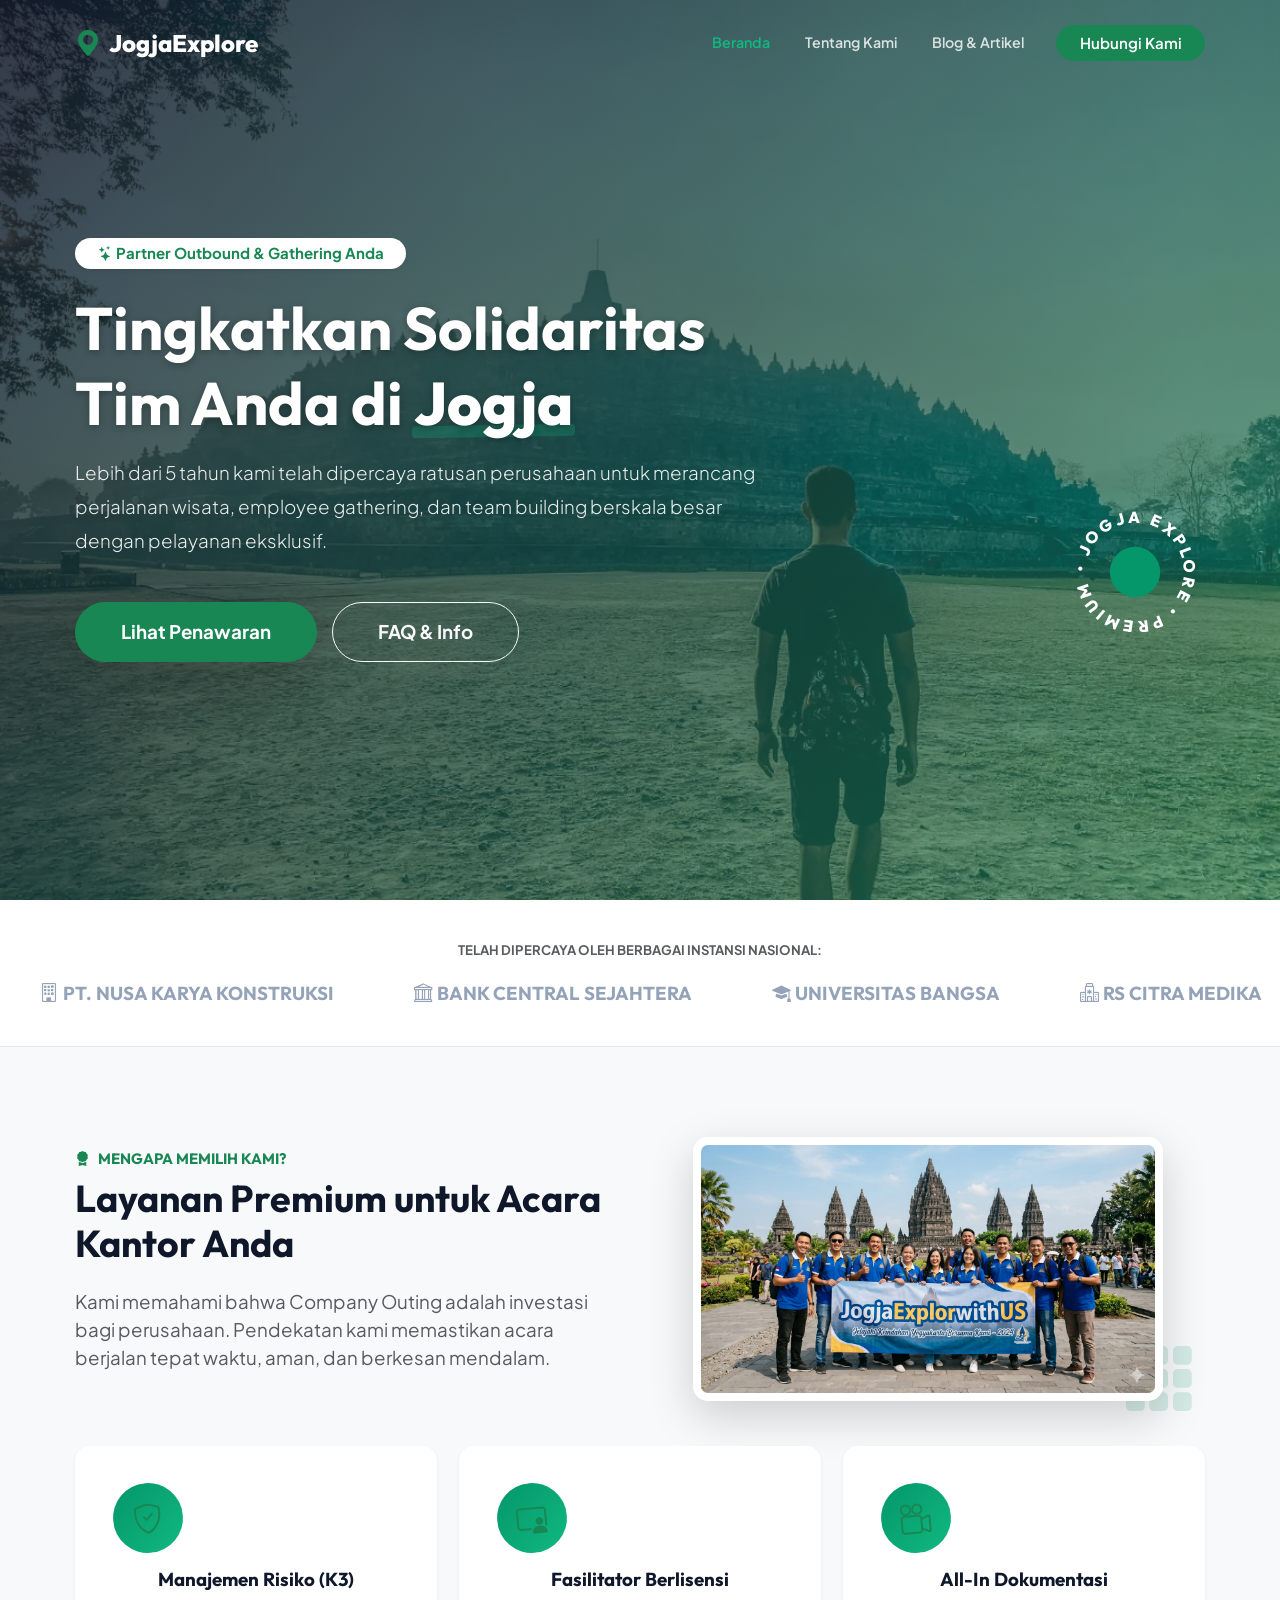
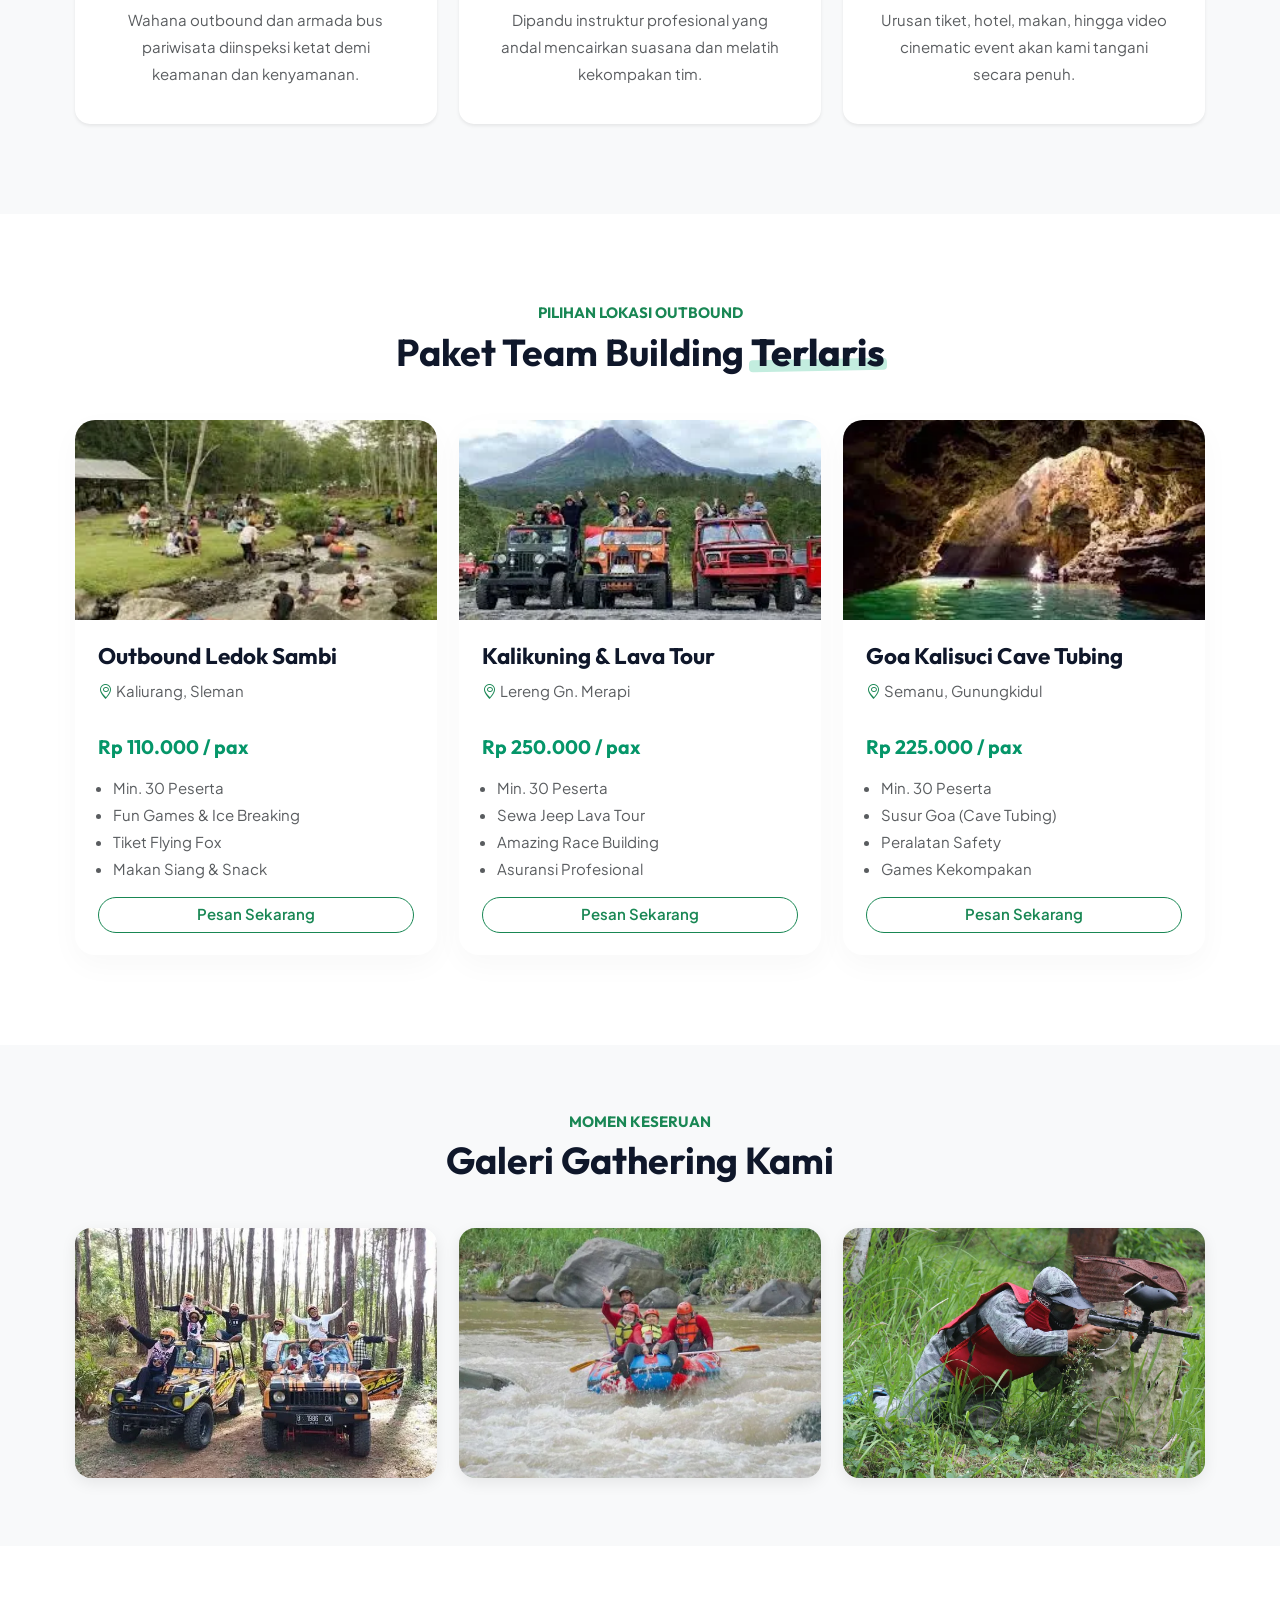
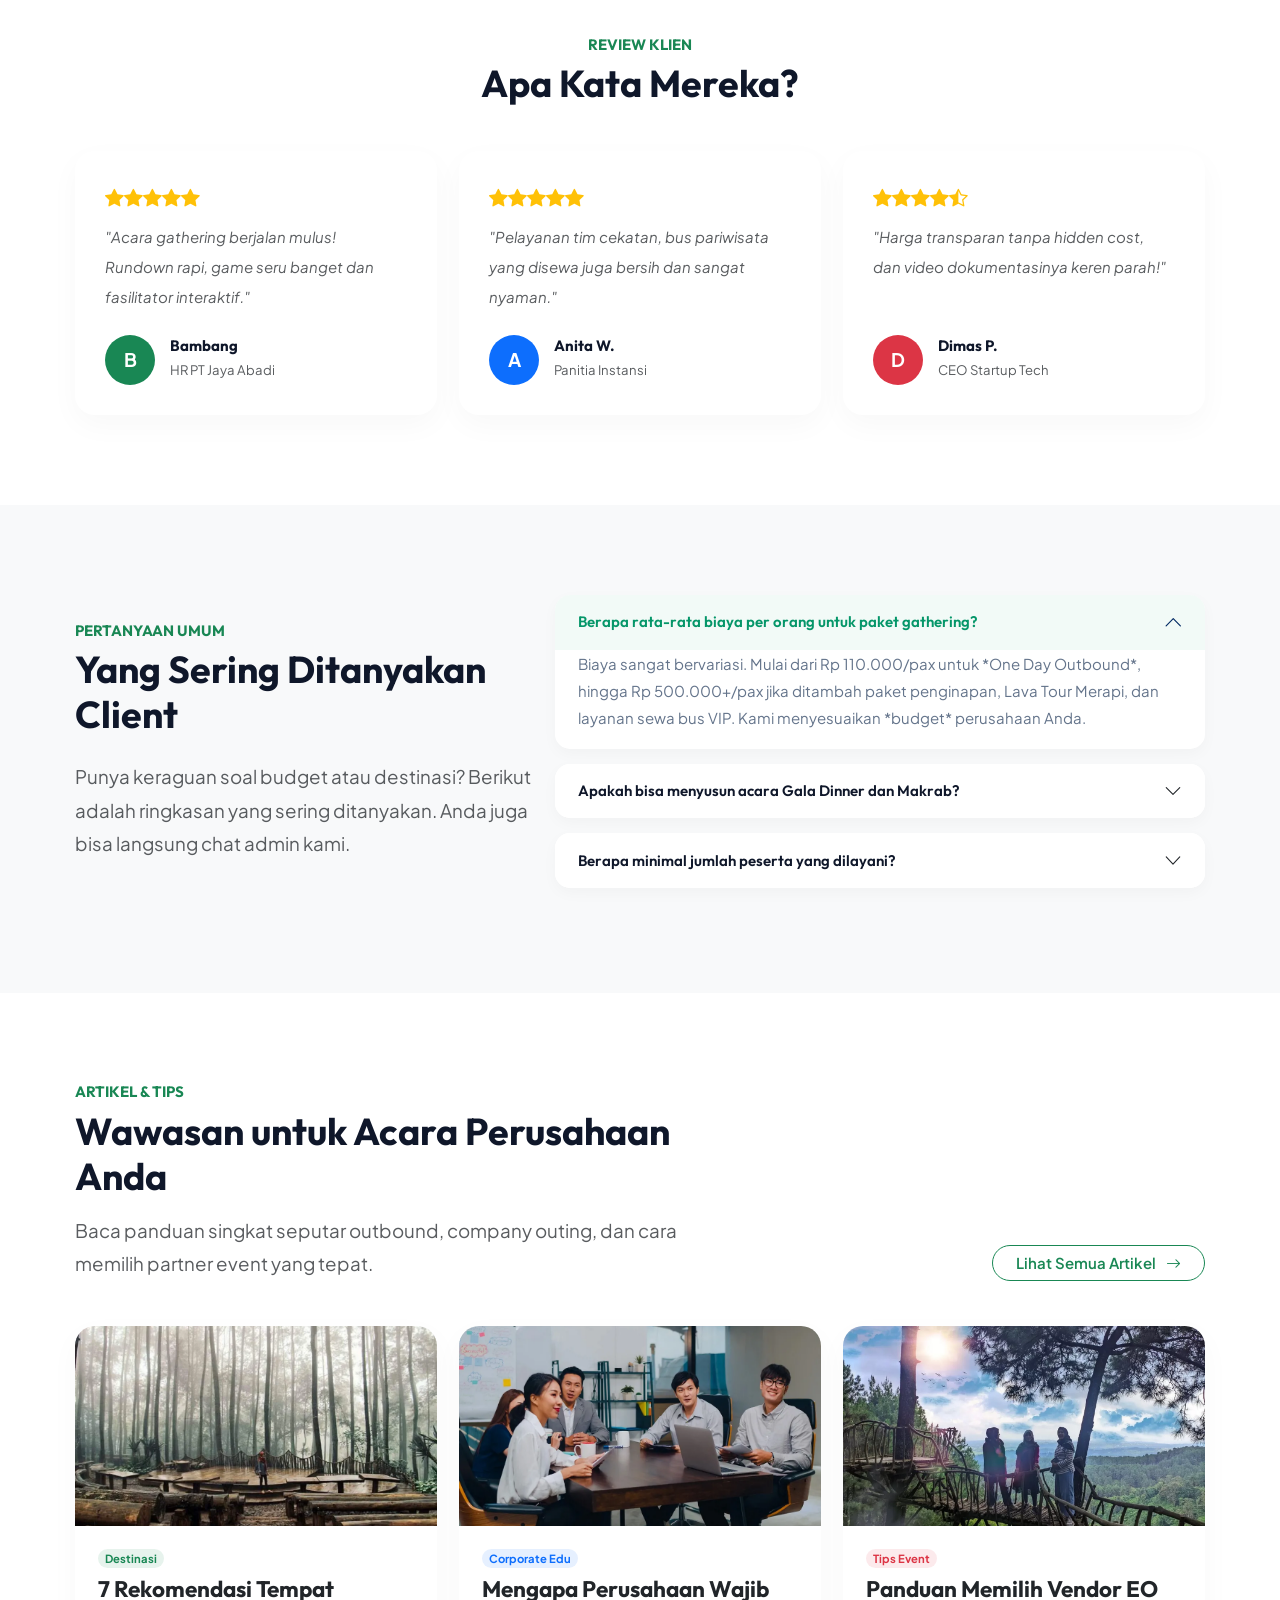
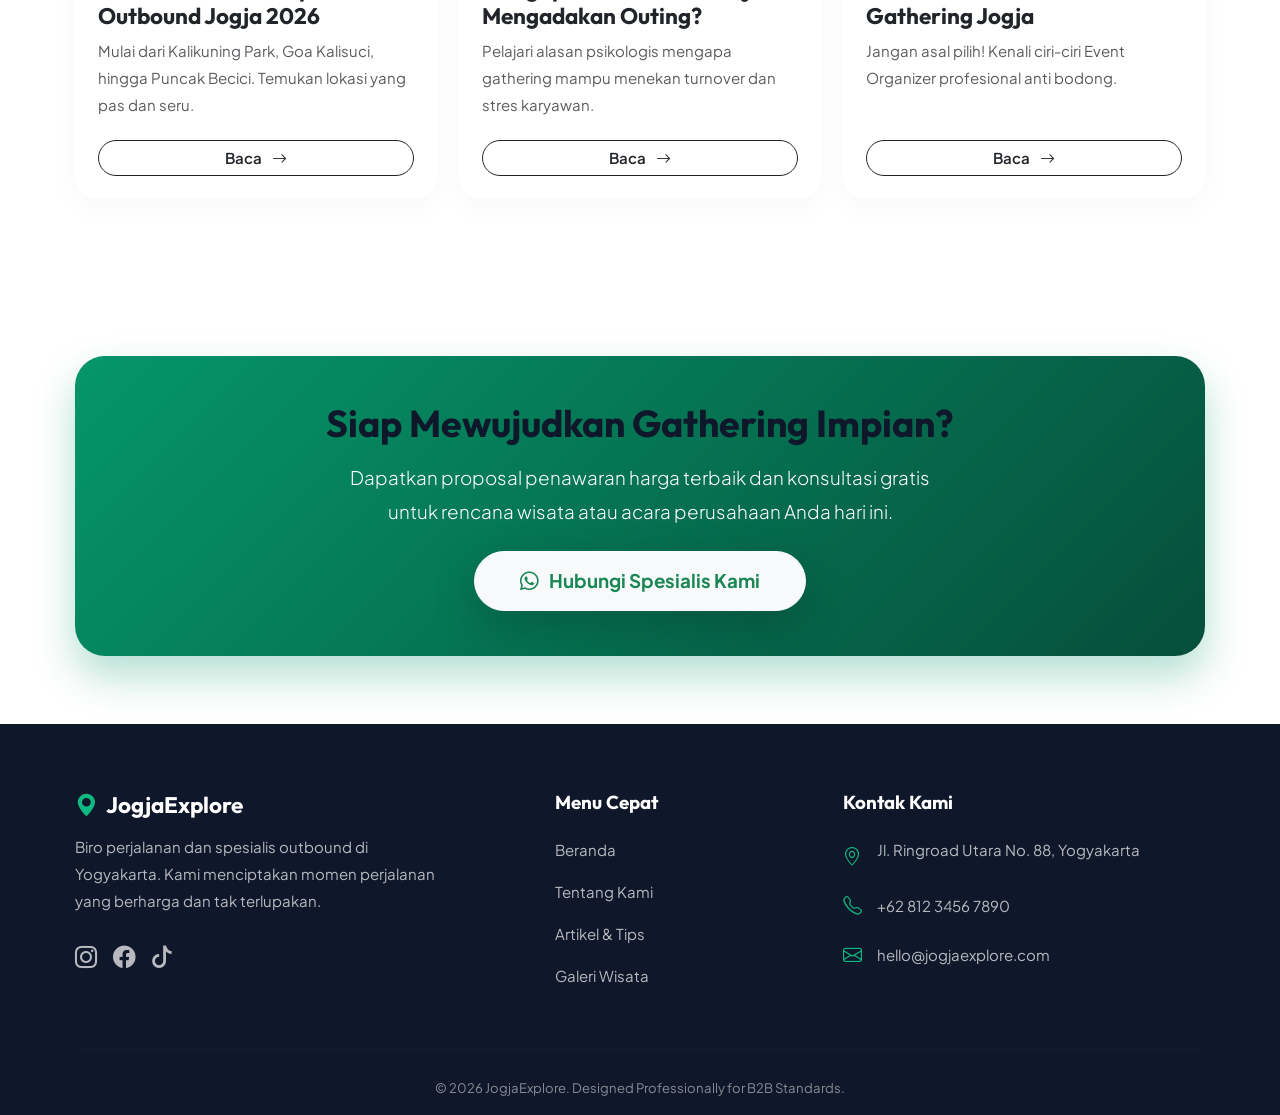
<file: index.html>
<!DOCTYPE html>
<html lang="id">
<head>
    <meta charset="UTF-8">
    <meta name="viewport" content="width=device-width, initial-scale=1.0">
    <title>JogjaExplore - Premium Travel & Outbound Organizer</title>
    <meta name="description" content="JogjaExplore adalah Event Organizer profesional di Yogyakarta yang menyediakan layanan travel premium, outbound, team building, dan corporate gathering dengan standar internasional.">
    <meta name="keywords" content="outbound jogja, gathering yogyakarta, team building, travel organizer, event organizer jogja, eo jogja, outing perusahaan">
    <meta name="robots" content="index, follow, max-snippet:-1, max-image-preview:large, max-video-preview:-1">
    <meta property="og:type" content="website">
    <meta property="og:title" content="JogjaExplore - Premium Travel & Outbound Organizer">
    <meta property="og:description" content="Event Organizer terpercaya dengan 5+ tahun pengalaman. Kami menyediakan paket outbound, team building, gathering, dan tour dengan kualitas premium.">
    <meta property="og:image" content="https://jogjaexplore.com/images/og-home.jpg">
    <meta property="og:site_name" content="JogjaExplore">
    <meta property="og:locale" content="id_ID">
    <meta name="twitter:card" content="summary_large_image">
    <meta name="twitter:title" content="JogjaExplore - Premium Travel & Outbound Organizer">
    <meta name="twitter:description" content="Event Organizer terpercaya dengan 5+ tahun pengalaman di industri MICE dan corporate gathering.">
    <meta name="theme-color" content="#059669">
    <link rel="icon" type="image/svg+xml" href="favicon.svg">
    <link rel="apple-touch-icon" href="favicon.svg">
    <link href="https://cdn.jsdelivr.net/npm/bootstrap@5.3.0/dist/css/bootstrap.min.css" rel="stylesheet">
    <link rel="stylesheet" href="https://cdn.jsdelivr.net/npm/bootstrap-icons@1.11.1/font/bootstrap-icons.css">
    <link href="https://unpkg.com/aos@2.3.1/dist/aos.css" rel="stylesheet">
    <link rel="stylesheet" href="style.css">
    <link rel="stylesheet" href="floating-buttons.css">

    <style>
        /* Efek Hover Premium untuk Card Layanan */
        .custom-hover-card {
            transition: all 0.3s cubic-bezier(0.25, 0.8, 0.25, 1);
            background-color: #ffffff;
        }

        .custom-hover-card:hover {
            transform: translateY(-8px);
            box-shadow: 0 15px 30px rgba(5, 150, 105, 0.1) !important;
            border-bottom: 4px solid #059669 !important;
        }
    </style>
</head>
<body>

    <nav class="navbar navbar-expand-lg navbar-dark fixed-top">
        <div class="container">
            <a class="navbar-brand d-flex align-items-center" href="index.html">
                <i class="bi bi-geo-alt-fill text-success fs-3 me-2"></i> JogjaExplore
            </a>
            <button class="navbar-toggler border-0 shadow-none" type="button" data-bs-toggle="collapse" data-bs-target="#navbarNav">
                <span class="navbar-toggler-icon"></span>
            </button>
            <div class="collapse navbar-collapse justify-content-end" id="navbarNav">
                <ul class="navbar-nav align-items-center">
                    <li class="nav-item"><a class="nav-link active" href="index.html">Beranda</a></li>
                    <li class="nav-item"><a class="nav-link" href="about.html">Tentang Kami</a></li>
                    <li class="nav-item"><a class="nav-link" href="blog.html">Blog & Artikel</a></li>
                    <li class="nav-item ms-lg-3 mt-3 mt-lg-0">
                        <a href="#cta" class="btn btn-success rounded-pill px-4 fw-semibold">Hubungi Kami</a>
                    </li>
                </ul>
            </div>
        </div>
    </nav>

    <header class="hero-section" style="background-image: url('images/1.pemandangan_11zon.webp');">
        <div class="container hero-content position-relative" data-aos="fade-up">
            <span class="badge bg-white text-success px-4 py-2 rounded-pill fs-6 shadow-sm mb-4">
                <i class="bi bi-stars"></i> Partner Outbound & Gathering Anda
            </span>
            <h1 class="display-3 fw-bold mb-3 lh-sm">
                Tingkatkan Solidaritas<br>Tim Anda di <span class="text-highlight">Jogja</span>
            </h1>
            <p class="lead mb-5 mx-auto" style="max-width: 700px; color: rgba(255,255,255,0.9);">
                Lebih dari 5 tahun kami telah dipercaya ratusan perusahaan untuk merancang perjalanan wisata, employee gathering, dan team building berskala besar dengan pelayanan eksklusif.
            </p>
            <div class="d-flex flex-column flex-md-row gap-3 justify-content-center">
                <a href="#paket" class="btn btn-success btn-lg rounded-pill fw-bold shadow-lg px-5 py-3">Lihat Penawaran</a>
                <a href="#faq" class="btn btn-outline-light btn-lg rounded-pill fw-bold px-5 py-3">FAQ & Info</a>
            </div>
            <div class="spin-wrapper">
                <svg class="spin-img" viewBox="0 0 100 100" xmlns="http://www.w3.org/2000/svg">
                    <path id="circlePath" fill="transparent" d="M 50, 50 m -35, 0 a 35,35 0 1,1 70,0 a 35,35 0 1,1 -70,0" />
                    <circle cx="50" cy="50" r="18" fill="#059669" />
                    <text font-family="Outfit" font-size="11.5" font-weight="800" fill="#ffffff" letter-spacing="2">
                        <textPath href="#circlePath" startOffset="0%">• JOGJA EXPLORE • PREMIUM TOUR</textPath>
                    </text>
                </svg>
            </div>
        </div>
    </header>

    <div class="client-section overflow-hidden">
        <div class="container text-center mb-3">
            <small class="text-muted fw-bold text-uppercase tracking-wide">Telah Dipercaya Oleh Berbagai Instansi Nasional:</small>
        </div>
        <div class="marquee-wrapper">
            <div class="marquee-track">
                <span class="client-logo"><i class="bi bi-building"></i> PT. Nusa Karya Konstruksi</span>
                <span class="client-logo"><i class="bi bi-bank"></i> Bank Central Sejahtera</span>
                <span class="client-logo"><i class="bi bi-mortarboard-fill"></i> Universitas Bangsa</span>
                <span class="client-logo"><i class="bi bi-hospital"></i> RS Citra Medika</span>
                <span class="client-logo"><i class="bi bi-building-gear"></i> Kementrian Inovasi RI</span>
                <span class="client-logo"><i class="bi bi-airplane-engines"></i> PT. Dirgantara Aviasi</span>
            </div>
        </div>
    </div>

    <section class="py-5 bg-light position-relative overflow-hidden">
        <div class="container py-5">
            <div class="row align-items-center mb-5 g-4">
                <div class="col-lg-6 text-center text-lg-start" data-aos="fade-right">
                    <h6 class="text-success fw-bold text-uppercase tracking-wide mb-2">
                        <i class="bi bi-award-fill me-2"></i>Mengapa Memilih Kami?
                    </h6>
                    <h2 class="fw-bold display-6 mb-4">Layanan Premium untuk Acara Kantor Anda</h2>
                    <p class="text-muted fs-5 lh-base mx-auto mx-lg-0" style="max-width: 600px;">
                        Kami memahami bahwa Company Outing adalah investasi bagi perusahaan. Pendekatan kami memastikan acara berjalan tepat waktu, aman, dan berkesan mendalam.
                    </p>
                </div>

                <div class="col-lg-6 d-flex justify-content-center position-relative" data-aos="fade-left" data-aos-delay="100">
                    <img src="images/about1_11zon.webp" 
                         alt="Kerjasama Tim" 
                         class="img-fluid rounded-4 shadow-lg position-relative z-1"
                         style="max-width: 85%; border: 8px solid white;">
                    
                    <div class="position-absolute z-0" style="bottom: -15px; right: 20px; font-size: 5rem; color: rgba(5, 150, 105, 0.15); line-height: 0;">
                        <i class="bi bi-grid-3x3-gap-fill"></i>
                    </div>
                </div>
            </div>

            <div class="row g-4">
                <div class="col-12 col-md-4" data-aos="fade-up" data-aos-delay="100">
                    <div class="card h-100 border-0 shadow-sm p-3 custom-hover-card rounded-4">
                        <div class="card-body text-center">
                            <div class="icon-box mb-3 bg-success bg-opacity-10 text-success rounded-circle d-inline-flex align-items-center justify-content-center" style="width: 70px; height: 70px;">
                                <i class="bi bi-shield-check fs-2"></i>
                            </div>
                            <h4 class="fw-bold mb-3 fs-5">Manajemen Risiko (K3)</h4>
                            <p class="text-muted mb-0">Wahana outbound dan armada bus pariwisata diinspeksi ketat demi keamanan dan kenyamanan.</p>
                        </div>
                    </div>
                </div>
                <div class="col-12 col-md-4" data-aos="fade-up" data-aos-delay="200">
                    <div class="card h-100 border-0 shadow-sm p-3 custom-hover-card rounded-4">
                        <div class="card-body text-center">
                            <div class="icon-box mb-3 bg-success bg-opacity-10 text-success rounded-circle d-inline-flex align-items-center justify-content-center" style="width: 70px; height: 70px;">
                                <i class="bi bi-person-video3 fs-2"></i>
                            </div>
                            <h4 class="fw-bold mb-3 fs-5">Fasilitator Berlisensi</h4>
                            <p class="text-muted mb-0">Dipandu instruktur profesional yang andal mencairkan suasana dan melatih kekompakan tim.</p>
                        </div>
                    </div>
                </div>
                <div class="col-12 col-md-4" data-aos="fade-up" data-aos-delay="300">
                    <div class="card h-100 border-0 shadow-sm p-3 custom-hover-card rounded-4">
                        <div class="card-body text-center">
                            <div class="icon-box mb-3 bg-success bg-opacity-10 text-success rounded-circle d-inline-flex align-items-center justify-content-center" style="width: 70px; height: 70px;">
                                <i class="bi bi-camera-reels fs-2"></i>
                            </div>
                            <h4 class="fw-bold mb-3 fs-5">All-In Dokumentasi</h4>
                            <p class="text-muted mb-0">Urusan tiket, hotel, makan, hingga video cinematic event akan kami tangani secara penuh.</p>
                        </div>
                    </div>
                </div>
            </div>
        </div>
    </section>

    <section id="paket" class="py-5 bg-white">
        <div class="container py-5">
            <div class="text-center mb-5" data-aos="zoom-in">
                <h6 class="text-success fw-bold">PILIHAN LOKASI OUTBOUND</h6>
                <h2 class="fw-bold display-6">Paket Team Building <span class="text-highlight">Terlaris</span></h2>
            </div>
            <div class="row g-3 g-md-4">
                <div class="col-6 col-lg-4" data-aos="fade-up" data-aos-delay="100">
                    <div class="card">
                        <img src="images/2. ledok Sambi_11zon.webp" class="card-img-top" alt="Ledok Sambi">
                        <div class="card-body">
                            <h4 class="fw-bold">Outbound Ledok Sambi</h4>
                            <p class="text-muted"><i class="bi bi-geo-alt text-success"></i> Kaliurang, Sleman</p>
                            <div class="price-tag">Rp 110.000 <span>/ pax</span></div>
                            <ul class="text-muted px-3">
                                <li>Min. 30 Peserta</li>
                                <li>Fun Games & Ice Breaking</li>
                                <li>Tiket Flying Fox</li>
                                <li>Makan Siang & Snack</li>
                            </ul>
                            <a href="#cta" class="btn btn-outline-success rounded-pill mt-auto w-100 fw-semibold">Pesan Sekarang</a>
                        </div>
                    </div>
                </div>
                <div class="col-6 col-lg-4" data-aos="fade-up" data-aos-delay="200">
                    <div class="card">
                        <img src="images/3.merapi_11zon.webp" class="card-img-top" alt="Lava Tour Merapi">
                        <div class="card-body">
                            <h4 class="fw-bold">Kalikuning & Lava Tour</h4>
                            <p class="text-muted"><i class="bi bi-geo-alt text-success"></i> Lereng Gn. Merapi</p>
                            <div class="price-tag">Rp 250.000 <span>/ pax</span></div>
                            <ul class="text-muted px-3">
                                <li>Min. 30 Peserta</li>
                                <li>Sewa Jeep Lava Tour</li>
                                <li>Amazing Race Building</li>
                                <li>Asuransi Profesional</li>
                            </ul>
                            <a href="#cta" class="btn btn-outline-success rounded-pill mt-auto w-100 fw-semibold">Pesan Sekarang</a>
                        </div>
                    </div>
                </div>
                <div class="col-6 col-lg-4" data-aos="fade-up" data-aos-delay="300">
                    <div class="card">
                        <img src="images/Goa Kalisuci.webp" class="card-img-top" alt="Goa Kalisuci">
                        <div class="card-body">
                            <h4 class="fw-bold">Goa Kalisuci Cave Tubing</h4>
                            <p class="text-muted"><i class="bi bi-geo-alt text-success"></i> Semanu, Gunungkidul</p>
                            <div class="price-tag">Rp 225.000 <span>/ pax</span></div>
                            <ul class="text-muted px-3">
                                <li>Min. 30 Peserta</li>
                                <li>Susur Goa (Cave Tubing)</li>
                                <li>Peralatan Safety</li>
                                <li>Games Kekompakan</li>
                            </ul>
                            <a href="#cta" class="btn btn-outline-success rounded-pill mt-auto w-100 fw-semibold">Pesan Sekarang</a>
                        </div>
                    </div>
                </div>
            </div>
        </div>
    </section>

    <section class="py-5 bg-light">
        <div class="container py-4">
            <div class="text-center mb-5" data-aos="fade-up">
                <h6 class="text-success fw-bold">MOMEN KESERUAN</h6>
                <h2 class="fw-bold display-6">Galeri Gathering Kami</h2>
            </div>
            <div class="row g-3 g-md-4 gallery-scroll-row">
                <div class="col-6 col-md-4" data-aos="zoom-in" data-aos-delay="100">
                    <div class="gallery-item"><img src="images/galeri1_11zon.webp" class="gallery-img" alt="Company Gathering"></div>
                </div>
                <div class="col-6 col-md-4" data-aos="zoom-in" data-aos-delay="200">
                    <div class="gallery-item"><img src="images/galeri2_11zon.webp" class="gallery-img" alt="Team Building Jogja"></div>
                </div>
                <div class="col-6 col-md-4" data-aos="zoom-in" data-aos-delay="300">
                    <div class="gallery-item"><img src="images/galeri3.webp" class="gallery-img" alt="Outbound Seru"></div>
                </div>
            </div>
        </div>
    </section>

    <section class="py-5 bg-white">
        <div class="container py-5">
            <div class="text-center mb-5" data-aos="fade-up">
                <h6 class="text-success fw-bold">REVIEW KLIEN</h6>
                <h2 class="fw-bold display-6">Apa Kata Mereka?</h2>
            </div>
            <div class="row g-3 g-md-4">
                <div class="col-6 col-md-4" data-aos="fade-up" data-aos-delay="100">
                    <div class="testimonial-card">
                        <div class="text-warning mb-2 fs-5"><i class="bi bi-star-fill"></i><i class="bi bi-star-fill"></i><i class="bi bi-star-fill"></i><i class="bi bi-star-fill"></i><i class="bi bi-star-fill"></i></div>
                        <p class="fst-italic text-muted mb-4 lh-lg">"Acara gathering berjalan mulus! Rundown rapi, game seru banget dan fasilitator interaktif."</p>
                        <div class="d-flex align-items-center mt-auto">
                            <div class="bg-success text-white rounded-circle d-flex align-items-center justify-content-center fw-bold fs-5" style="width: 50px; height: 50px;">B</div>
                            <div class="ms-3">
                                <h6 class="mb-0 fw-bold">Bambang</h6>
                                <small class="text-muted">HR PT Jaya Abadi</small>
                            </div>
                        </div>
                    </div>
                </div>
                <div class="col-6 col-md-4" data-aos="fade-up" data-aos-delay="200">
                    <div class="testimonial-card">
                        <div class="text-warning mb-2 fs-5"><i class="bi bi-star-fill"></i><i class="bi bi-star-fill"></i><i class="bi bi-star-fill"></i><i class="bi bi-star-fill"></i><i class="bi bi-star-fill"></i></div>
                        <p class="fst-italic text-muted mb-4 lh-lg">"Pelayanan tim cekatan, bus pariwisata yang disewa juga bersih dan sangat nyaman."</p>
                        <div class="d-flex align-items-center mt-auto">
                            <div class="bg-primary text-white rounded-circle d-flex align-items-center justify-content-center fw-bold fs-5" style="width: 50px; height: 50px;">A</div>
                            <div class="ms-3">
                                <h6 class="mb-0 fw-bold">Anita W.</h6>
                                <small class="text-muted">Panitia Instansi</small>
                            </div>
                        </div>
                    </div>
                </div>
                <div class="col-6 col-md-4" data-aos="fade-up" data-aos-delay="300">
                    <div class="testimonial-card">
                        <div class="text-warning mb-2 fs-5"><i class="bi bi-star-fill"></i><i class="bi bi-star-fill"></i><i class="bi bi-star-fill"></i><i class="bi bi-star-fill"></i><i class="bi bi-star-half"></i></div>
                        <p class="fst-italic text-muted mb-4 lh-lg">"Harga transparan tanpa hidden cost, dan video dokumentasinya keren parah!"</p>
                        <div class="d-flex align-items-center mt-auto">
                            <div class="bg-danger text-white rounded-circle d-flex align-items-center justify-content-center fw-bold fs-5" style="width: 50px; height: 50px;">D</div>
                            <div class="ms-3">
                                <h6 class="mb-0 fw-bold">Dimas P.</h6>
                                <small class="text-muted">CEO Startup Tech</small>
                            </div>
                        </div>
                    </div>
                </div>
            </div>
        </div>
    </section>

    <section id="faq" class="py-5 bg-light">
        <div class="container py-5">
            <div class="row align-items-center">
                <div class="col-lg-5 mb-5 mb-lg-0" data-aos="fade-right">
                    <h6 class="text-success fw-bold">PERTANYAAN UMUM</h6>
                    <h2 class="fw-bold display-6 mb-4">Yang Sering Ditanyakan Client</h2>
                    <p class="text-muted fs-5">Punya keraguan soal budget atau destinasi? Berikut adalah ringkasan yang sering ditanyakan. Anda juga bisa langsung chat admin kami.</p>
                </div>
                <div class="col-lg-7" data-aos="fade-left">
                    <div class="accordion" id="faqAccordion">
                        <div class="accordion-item">
                            <h2 class="accordion-header">
                                <button class="accordion-button" type="button" data-bs-toggle="collapse" data-bs-target="#faq1">Berapa rata-rata biaya per orang untuk paket gathering?</button>
                            </h2>
                            <div id="faq1" class="accordion-collapse collapse show" data-bs-parent="#faqAccordion">
                                <div class="accordion-body">Biaya sangat bervariasi. Mulai dari Rp 110.000/pax untuk *One Day Outbound*, hingga Rp 500.000+/pax jika ditambah paket penginapan, Lava Tour Merapi, dan layanan sewa bus VIP. Kami menyesuaikan *budget* perusahaan Anda.</div>
                            </div>
                        </div>
                        <div class="accordion-item">
                            <h2 class="accordion-header">
                                <button class="accordion-button collapsed" type="button" data-bs-toggle="collapse" data-bs-target="#faq2">Apakah bisa menyusun acara Gala Dinner dan Makrab?</button>
                            </h2>
                            <div id="faq2" class="accordion-collapse collapse" data-bs-parent="#faqAccordion">
                                <div class="accordion-body">Tentu saja! Sebagai Event Organizer utuh, kami juga merancang acara malam hari seperti Gala Dinner, Live Music Acoustic, dan acara penganugerahan (Awarding) di hotel/resort.</div>
                            </div>
                        </div>
                        <div class="accordion-item">
                            <h2 class="accordion-header">
                                <button class="accordion-button collapsed" type="button" data-bs-toggle="collapse" data-bs-target="#faq3">Berapa minimal jumlah peserta yang dilayani?</button>
                            </h2>
                            <div id="faq3" class="accordion-collapse collapse" data-bs-parent="#faqAccordion">
                                <div class="accordion-body">Untuk aktivitas *corporate outbound* idealnya minimal 30 peserta. Namun, kami juga melayani paket *Family Gathering* untuk rombongan berskala kecil.</div>
                            </div>
                        </div>
                    </div>
                </div>
            </div>
        </div>
    </section>

    <section id="blog-preview" class="py-5 bg-white">
        <div class="container py-5">
            <div class="row align-items-end mb-5 g-3">
                <div class="col-lg-7" data-aos="fade-right">
                    <h6 class="text-success fw-bold text-uppercase tracking-wide mb-2">Artikel & Tips</h6>
                    <h2 class="fw-bold display-6 mb-3">Wawasan untuk Acara Perusahaan Anda</h2>
                    <p class="text-muted fs-5 mb-0">Baca panduan singkat seputar outbound, company outing, dan cara memilih partner event yang tepat.</p>
                </div>
                <div class="col-lg-5 text-lg-end" data-aos="fade-left">
                    <a href="blog.html" class="btn btn-outline-success rounded-pill px-4 fw-semibold">
                        Lihat Semua Artikel <i class="bi bi-arrow-right ms-2"></i>
                    </a>
                </div>
            </div>

            <div class="row g-3 g-md-4">
                <div class="col-6 col-lg-4" data-aos="fade-up" data-aos-delay="100">
                    <div class="card h-100">
                        <img src="images/blog1_11zon.webp" class="card-img-top" alt="Rekomendasi Outbound">
                        <div class="card-body">
                            <span class="badge bg-success bg-opacity-10 text-success rounded-pill align-self-start mb-2">Destinasi</span>
                            <h4 class="card-title fw-bold">7 Rekomendasi Tempat Outbound Jogja 2026</h4>
                            <p class="card-text text-muted mb-4 d-none d-md-block">Mulai dari Kalikuning Park, Goa Kalisuci, hingga Puncak Becici. Temukan lokasi yang pas dan seru.</p>
                            <a href="artikel-1.html" class="btn btn-outline-dark mt-auto rounded-pill fw-semibold w-100">Baca <i class="bi bi-arrow-right d-none d-md-inline ms-2"></i></a>
                        </div>
                    </div>
                </div>

                <div class="col-6 col-lg-4" data-aos="fade-up" data-aos-delay="200">
                    <div class="card h-100">
                        <img src="images/blog2_11zon.webp" class="card-img-top" alt="Manfaat Outbound">
                        <div class="card-body">
                            <span class="badge bg-primary bg-opacity-10 text-primary rounded-pill align-self-start mb-2">Corporate Edu</span>
                            <h4 class="card-title fw-bold">Mengapa Perusahaan Wajib Mengadakan Outing?</h4>
                            <p class="card-text text-muted mb-4 d-none d-md-block">Pelajari alasan psikologis mengapa gathering mampu menekan turnover dan stres karyawan.</p>
                            <a href="artikel-2.html" class="btn btn-outline-dark mt-auto rounded-pill fw-semibold w-100">Baca <i class="bi bi-arrow-right d-none d-md-inline ms-2"></i></a>
                        </div>
                    </div>
                </div>

                <div class="col-6 col-lg-4" data-aos="fade-up" data-aos-delay="300">
                    <div class="card h-100">
                        <img src="images/blog3.webp" class="card-img-top" alt="Tips Memilih EO">
                        <div class="card-body">
                            <span class="badge bg-danger bg-opacity-10 text-danger rounded-pill align-self-start mb-2">Tips Event</span>
                            <h4 class="card-title fw-bold">Panduan Memilih Vendor EO Gathering Jogja</h4>
                            <p class="card-text text-muted mb-4 d-none d-md-block">Jangan asal pilih! Kenali ciri-ciri Event Organizer profesional anti bodong.</p>
                            <a href="artikel-3.html" class="btn btn-outline-dark mt-auto rounded-pill fw-semibold w-100">Baca <i class="bi bi-arrow-right d-none d-md-inline ms-2"></i></a>
                        </div>
                    </div>
                </div>
            </div>
        </div>
    </section>

    <section id="cta" class="py-5 bg-white">
        <div class="container py-4">
            <div class="cta-section p-4 p-md-5 text-center text-white" data-aos="zoom-in">
                <div class="position-relative" style="z-index: 1;">
                    <h2 class="display-6 fw-bold mb-3">Siap Mewujudkan Gathering Impian?</h2>
                    <p class="lead mb-4 mx-auto" style="max-width: 600px;">Dapatkan proposal penawaran harga terbaik dan konsultasi gratis untuk rencana wisata atau acara perusahaan Anda hari ini.</p>
                    <a href="https://wa.me/6281234567890" target="_blank" class="btn btn-light btn-lg rounded-pill px-4 px-md-5 py-2 py-md-3 fw-bold text-success shadow-lg">
                        <i class="bi bi-whatsapp me-2"></i> Hubungi Spesialis Kami
                    </a>
                </div>
            </div>
        </div>
    </section>

    <footer class="pt-5 pb-3">
        <div class="container pt-4">
            <div class="row mb-4">
                <div class="col-lg-4 mb-4 text-lg-start">
                    <h4 class="fw-bold mb-3 d-flex align-items-center justify-content-lg-start">
                        <i class="bi bi-geo-alt-fill text-success me-2"></i> JogjaExplore
                    </h4>
                    <p style="color: rgba(255,255,255,0.7); line-height: 1.8;">Biro perjalanan dan spesialis outbound di Yogyakarta. Kami menciptakan momen perjalanan yang berharga dan tak terlupakan.</p>
                    <div class="d-flex gap-3 mt-4 justify-content-lg-start">
                        <a href="#" class="fs-4 hover-lift"><i class="bi bi-instagram"></i></a>
                        <a href="#" class="fs-4 hover-lift"><i class="bi bi-facebook"></i></a>
                        <a href="#" class="fs-4 hover-lift"><i class="bi bi-tiktok"></i></a>
                    </div>
                </div>
                <div class="col-lg-3 offset-lg-1 mb-4 text-lg-start">
                    <h5 class="fw-bold mb-4">Menu Cepat</h5>
                    <ul class="list-unstyled d-flex flex-column gap-3" style="color: rgba(255,255,255,0.7);">
                        <li><a href="index.html">Beranda</a></li>
                        <li><a href="about.html">Tentang Kami</a></li>
                        <li><a href="blog.html">Artikel & Tips</a></li>
                        <li><a href="#paket">Galeri Wisata</a></li>
                    </ul>
                </div>
                <div class="col-lg-4 mb-4 text-lg-start">
                    <h5 class="fw-bold mb-4">Kontak Kami</h5>
                    <ul class="list-unstyled d-flex flex-column gap-3" style="color: rgba(255,255,255,0.7);">
                        <li class="d-flex align-items-start justify-content-lg-start">
                            <i class="bi bi-geo-alt text-success me-3 mt-1 fs-5"></i> 
                            <span>Jl. Ringroad Utara No. 88, Yogyakarta</span>
                        </li>
                        <li class="d-flex align-items-center justify-content-lg-start">
                            <i class="bi bi-telephone text-success me-3 fs-5"></i> 
                            <span>+62 812 3456 7890</span>
                        </li>
                        <li class="d-flex align-items-center justify-content-lg-start">
                            <i class="bi bi-envelope text-success me-3 fs-5"></i> 
                            <span>hello@jogjaexplore.com</span>
                        </li>
                    </ul>
                </div>
            </div>
            <hr style="border-color: rgba(255,255,255,0.1);" class="mb-4">
            <div class="text-center" style="color: rgba(255,255,255,0.5);">
                <small>&copy; 2026 JogjaExplore. Designed Professionally for B2B Standards.</small>
            </div>
        </div>
    </footer>

    <a href="https://wa.me/6281234567890?text=Halo%20saya%20tertarik%20dengan%20paket%20tour%20Anda" class="floating-wa" target="_blank" rel="noopener noreferrer" aria-label="Chat WhatsApp"><i class="bi bi-whatsapp"></i></a>
    <a href="#" class="back-to-top" aria-label="Scroll to top"><i class="bi bi-arrow-up"></i></a>
    <script src="https://cdn.jsdelivr.net/npm/bootstrap@5.3.0/dist/js/bootstrap.bundle.min.js"></script>
    <script src="https://unpkg.com/aos@2.3.1/dist/aos.js"></script>
    <script src="script.js"></script>
</body>
</html>
</file>
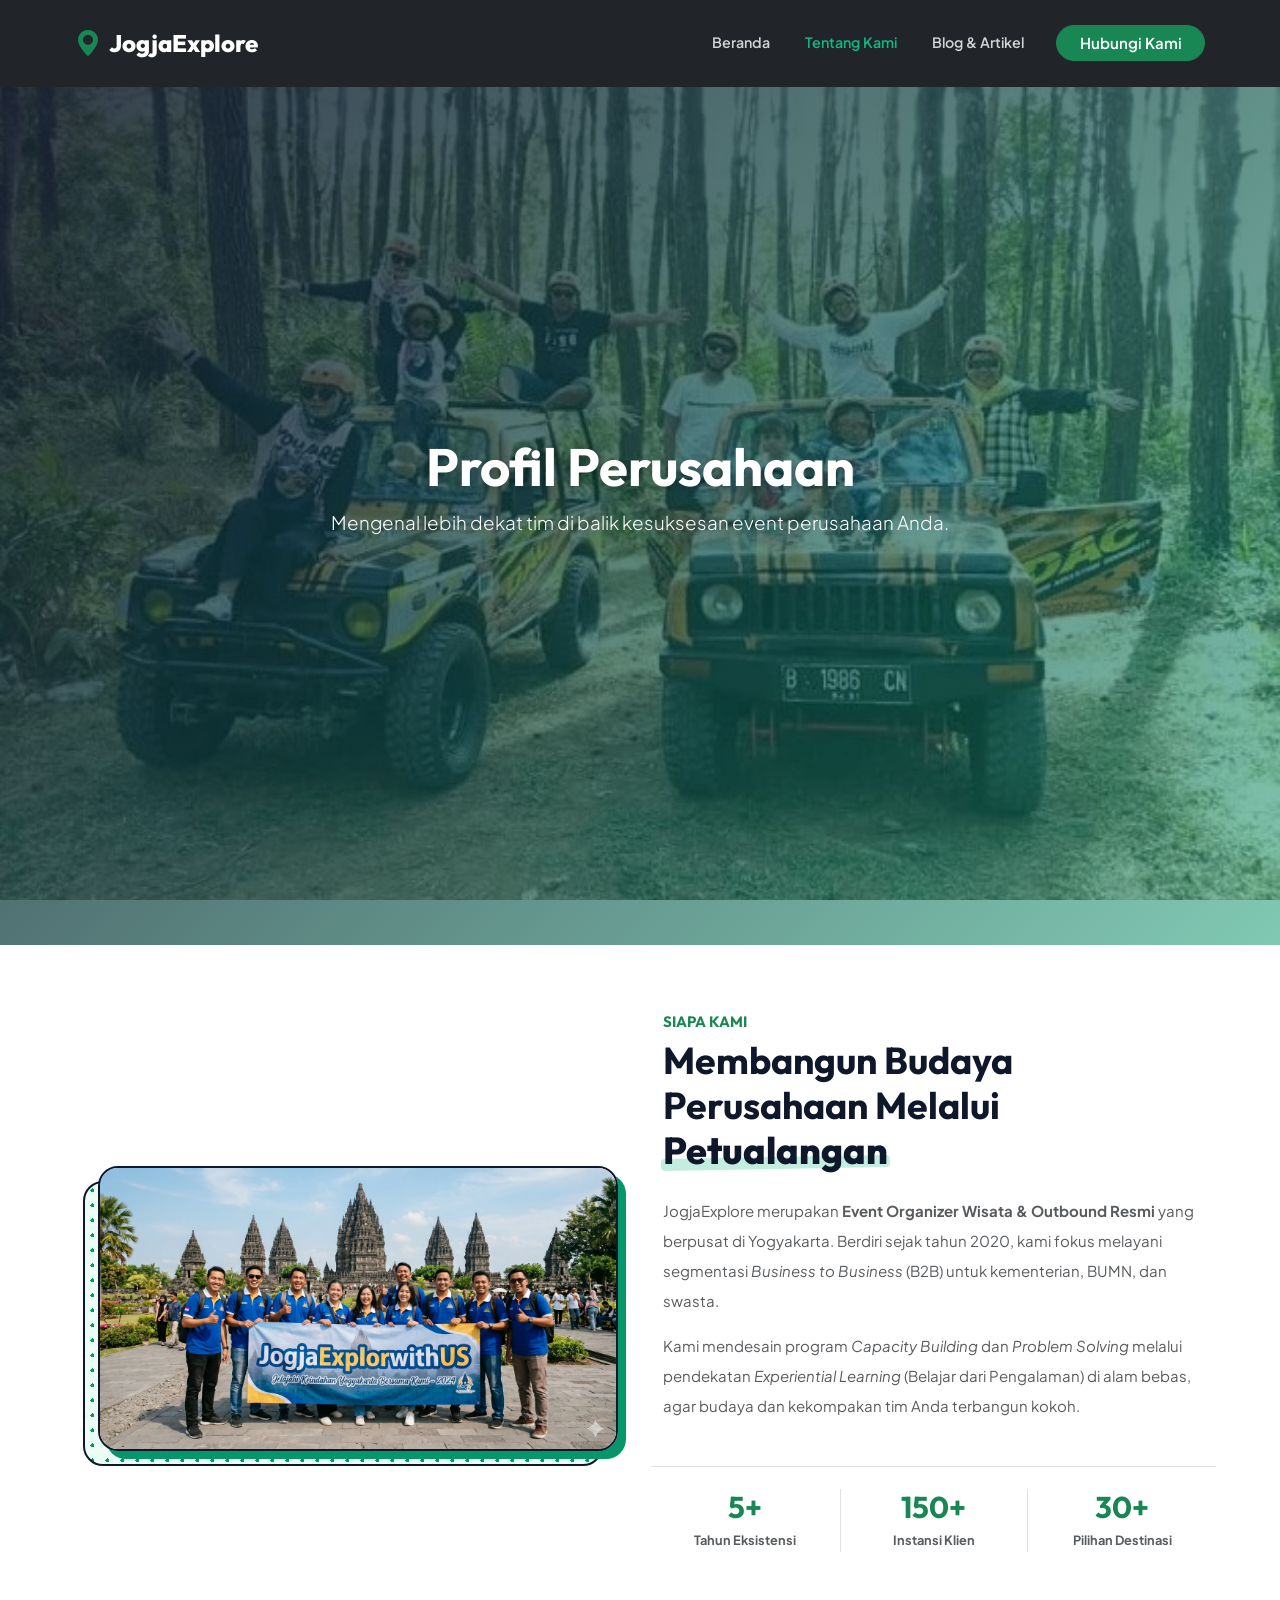
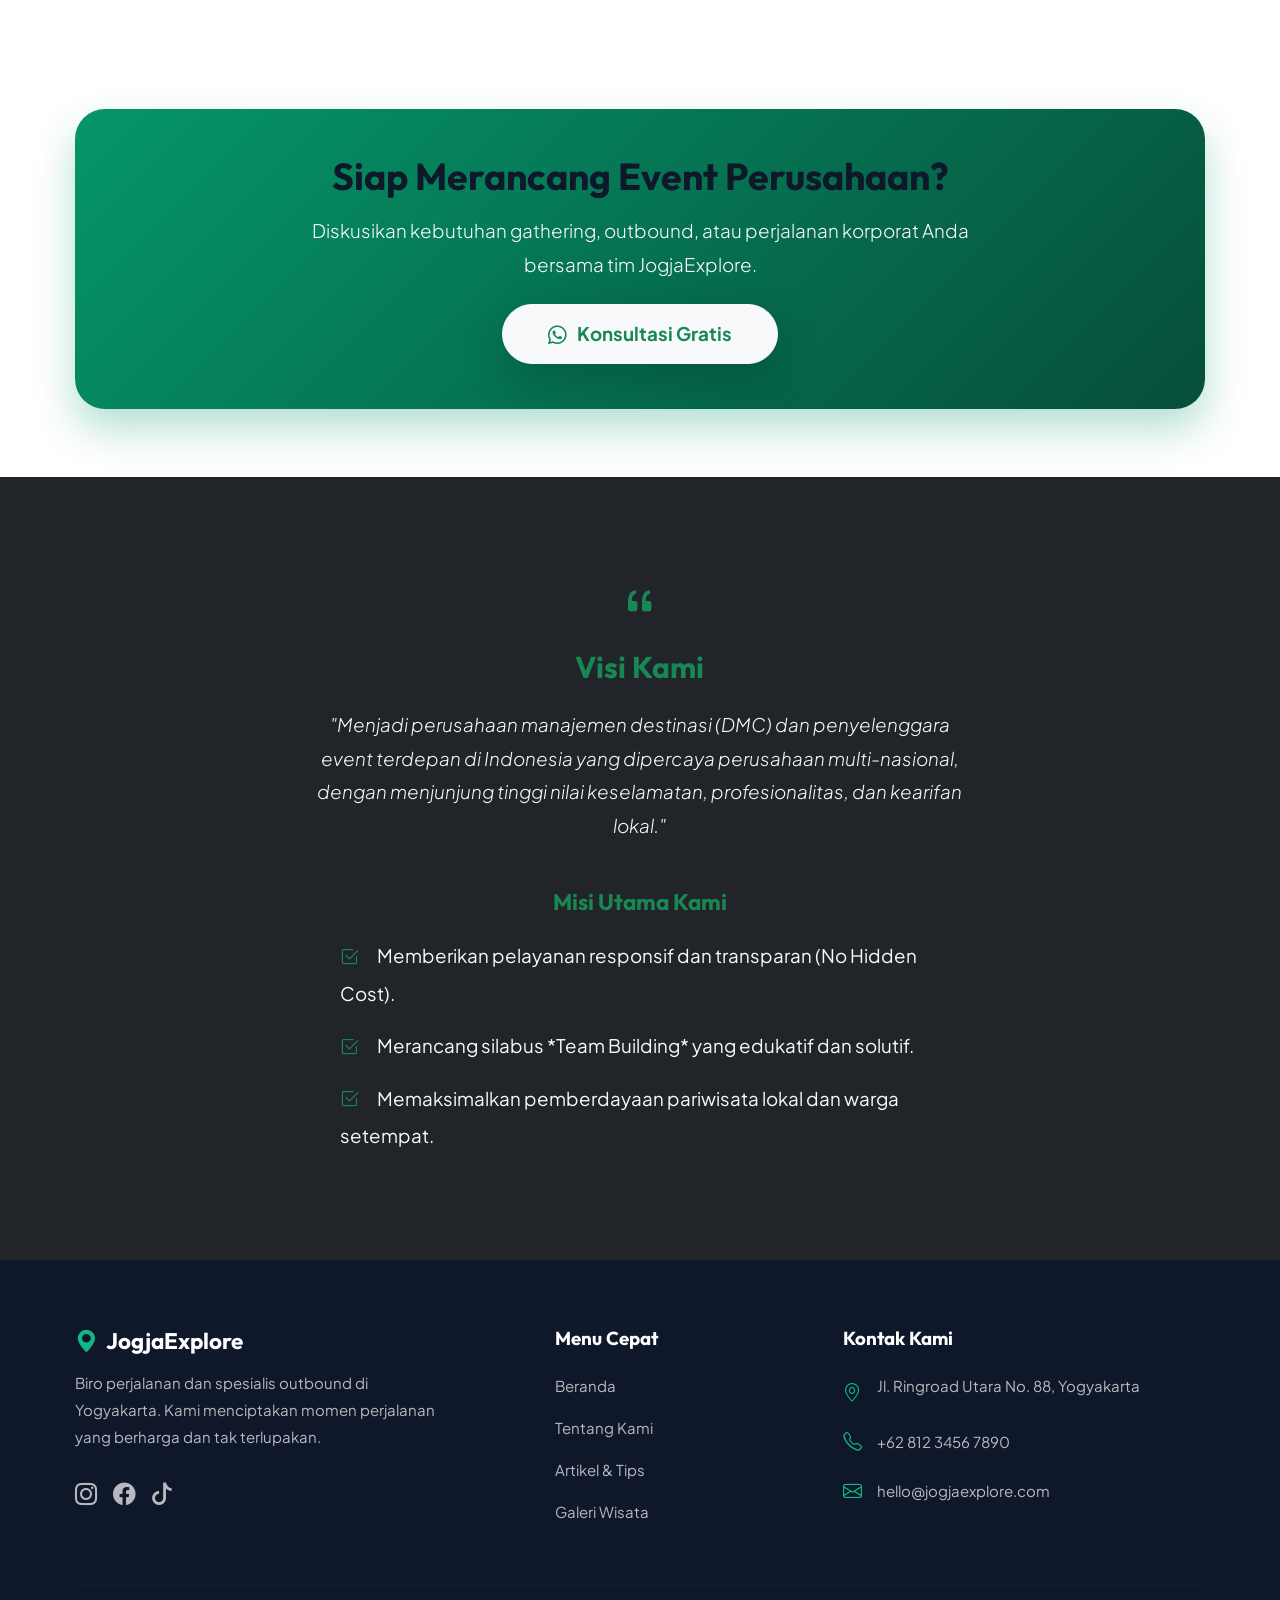
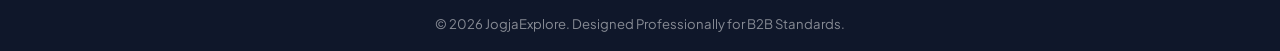
<file: about.html>
<!DOCTYPE html>
<html lang="id">
<head>
    <meta charset="UTF-8">
    <meta name="viewport" content="width=device-width, initial-scale=1.0">
    <title>Profil Perusahaan - JogjaExplore</title>
    <meta name="description" content="Mengenal lebih dekat JogjaExplore, Event Organizer profesional dengan pengalaman 5+ tahun melayani ratusan perusahaan multinasional di Yogyakarta.">
    <meta name="keywords" content="tentang jogjaexplore, profil eo jogja, tim event organizer, pengalaman organisir acara">
    <meta name="robots" content="index, follow, max-snippet:-1, max-image-preview:large, max-video-preview:-1">
    <meta property="og:type" content="website">
    <meta property="og:title" content="Profil Perusahaan - JogjaExplore">
    <meta property="og:description" content="Mengenal tim profesional JogjaExplore dengan 5+ tahun pengalaman dalam industri event management dan travel organizer.">
    <meta property="og:image" content="https://jogjaexplore.com/images/og-about.jpg">
    <meta property="og:site_name" content="JogjaExplore">
    <meta property="og:locale" content="id_ID">
    <meta name="twitter:card" content="summary_large_image">
    <meta name="twitter:title" content="Profil Perusahaan - JogjaExplore">
    <meta name="theme-color" content="#059669">
    <link rel="icon" type="image/svg+xml" href="favicon.svg">
    <link rel="apple-touch-icon" href="favicon.svg">
    <link href="https://cdn.jsdelivr.net/npm/bootstrap@5.3.0/dist/css/bootstrap.min.css" rel="stylesheet">
    <link rel="stylesheet" href="https://cdn.jsdelivr.net/npm/bootstrap-icons@1.11.1/font/bootstrap-icons.css">
    <link href="https://unpkg.com/aos@2.3.1/dist/aos.css" rel="stylesheet">
    <link rel="stylesheet" href="style.css">
    <link rel="stylesheet" href="floating-buttons.css">
</head>
<body>

    <nav class="navbar navbar-expand-lg navbar-dark bg-dark fixed-top">
        <div class="container">
            <a class="navbar-brand d-flex align-items-center" href="index.html">
                <i class="bi bi-geo-alt-fill text-success fs-3 me-2"></i> JogjaExplore
            </a>
            <button class="navbar-toggler border-0 shadow-none" type="button" data-bs-toggle="collapse" data-bs-target="#navbarNav">
                <span class="navbar-toggler-icon"></span>
            </button>
            <div class="collapse navbar-collapse justify-content-end" id="navbarNav">
                <ul class="navbar-nav align-items-center">
                    <li class="nav-item"><a class="nav-link" href="index.html">Beranda</a></li>
                    <li class="nav-item"><a class="nav-link active" href="about.html">Tentang Kami</a></li>
                    <li class="nav-item"><a class="nav-link" href="blog.html">Blog & Artikel</a></li>
                    <li class="nav-item ms-lg-3 mt-3 mt-lg-0">
                        <a href="index.html#cta" class="btn btn-success rounded-pill px-4 fw-semibold">Hubungi Kami</a>
                    </li>
                </ul>
            </div>
        </div>
    </nav>

    <header class="hero-section hero-inner mt-5" style="background-image: url('images/galeri1_11zon.webp');">
        <div class="container hero-content text-center" data-aos="fade-in">
            <h1 class="display-4 fw-bold">Profil Perusahaan</h1>
            <p class="lead">Mengenal lebih dekat tim di balik kesuksesan event perusahaan Anda.</p>
        </div>
    </header>

    <section class="py-5 bg-white overflow-hidden">
        <div class="container py-5 mt-4">
            <div class="row align-items-center g-5">
                <div class="col-lg-6 text-center text-lg-start" data-aos="fade-right">
                    <div class="pop-art-img-wrapper mx-auto ms-lg-4 mt-3">
                        <img src="images/about1_11zon.webp" 
                             class="img-fluid pop-art-img" alt="Tim EO Jogja">
                    </div>
                </div>

                <div class="col-lg-6 mt-5 mt-lg-0" data-aos="fade-left">
                    <h6 class="text-success fw-bold text-uppercase tracking-wide mb-2">Siapa Kami</h6>
                    <h2 class="fw-bold mb-4 display-6" style="line-height: 1.2;">Membangun Budaya Perusahaan Melalui <span class="text-highlight">Petualangan</span></h2>
                    
                    <p class="text-muted lh-lg mb-3">JogjaExplore merupakan <strong>Event Organizer Wisata & Outbound Resmi</strong> yang berpusat di Yogyakarta. Berdiri sejak tahun 2020, kami fokus melayani segmentasi <em>Business to Business</em> (B2B) untuk kementerian, BUMN, dan swasta.</p>
                    <p class="text-muted lh-lg mb-5">Kami mendesain program <em>Capacity Building</em> dan <em>Problem Solving</em> melalui pendekatan <em>Experiential Learning</em> (Belajar dari Pengalaman) di alam bebas, agar budaya dan kekompakan tim Anda terbangun kokoh.</p>
                    
                    <div class="row pt-4 border-top">
                        <div class="col-4 text-center">
                            <h2 class="text-success fw-bolder mb-1">5+</h2>
                            <span class="text-muted fw-bold d-block" style="font-size: 0.85rem;">Tahun Eksistensi</span>
                        </div>
                        <div class="col-4 text-center border-start border-end px-2">
                            <h2 class="text-success fw-bolder mb-1">150+</h2>
                            <span class="text-muted fw-bold d-block" style="font-size: 0.85rem;">Instansi Klien</span>
                        </div>
                        <div class="col-4 text-center">
                            <h2 class="text-success fw-bolder mb-1">30+</h2>
                            <span class="text-muted fw-bold d-block" style="font-size: 0.85rem;">Pilihan Destinasi</span>
                        </div>
                    </div>
                </div>
            </div>
        </div>
    </section>

    <section id="cta" class="py-5 bg-white">
        <div class="container py-4">
            <div class="cta-section p-4 p-md-5 text-center text-white" data-aos="zoom-in">
                <div class="position-relative" style="z-index: 1;">
                    <h2 class="display-6 fw-bold mb-3">Siap Merancang Event Perusahaan?</h2>
                    <p class="lead mb-4 mx-auto" style="max-width: 680px;">Diskusikan kebutuhan gathering, outbound, atau perjalanan korporat Anda bersama tim JogjaExplore.</p>
                    <a href="https://wa.me/6281234567890" target="_blank" class="btn btn-light btn-lg rounded-pill px-4 px-md-5 py-2 py-md-3 fw-bold text-success shadow-lg">
                        <i class="bi bi-whatsapp me-2"></i> Konsultasi Gratis
                    </a>
                </div>
            </div>
        </div>
    </section>

    <section class="py-5 bg-dark text-white position-relative">
        <div class="container py-5 text-center">
            <div class="row justify-content-center">
                <div class="col-lg-8" data-aos="zoom-in">
                    <i class="bi bi-quote fs-1 text-success mb-3 d-block"></i>
                    <h2 class="fw-bold mb-4 text-success">Visi Kami</h2>
                    <p class="lead fst-italic text-light mb-5 px-md-5">"Menjadi perusahaan manajemen destinasi (DMC) dan penyelenggara event terdepan di Indonesia yang dipercaya perusahaan multi-nasional, dengan menjunjung tinggi nilai keselamatan, profesionalitas, dan kearifan lokal."</p>
                    
                    <h4 class="fw-bold mb-4 text-success">Misi Utama Kami</h4>
                    <ul class="list-unstyled text-light text-start mx-auto fs-5" style="max-width: 600px; line-height: 2;">
                        <li class="mb-3"><i class="bi bi-check2-square text-success me-3"></i> Memberikan pelayanan responsif dan transparan (No Hidden Cost).</li>
                        <li class="mb-3"><i class="bi bi-check2-square text-success me-3"></i> Merancang silabus *Team Building* yang edukatif dan solutif.</li>
                        <li class="mb-3"><i class="bi bi-check2-square text-success me-3"></i> Memaksimalkan pemberdayaan pariwisata lokal dan warga setempat.</li>
                    </ul>
                </div>
            </div>
        </div>
    </section>

    <footer class="pt-5 pb-3">
        <div class="container pt-4">
            <div class="row mb-4">
                <div class="col-lg-4 mb-4 text-lg-start">
                    <h4 class="fw-bold mb-3 d-flex align-items-center justify-content-lg-start">
                        <i class="bi bi-geo-alt-fill text-success me-2"></i> JogjaExplore
                    </h4>
                    <p style="color: rgba(255,255,255,0.7); line-height: 1.8;">Biro perjalanan dan spesialis outbound di Yogyakarta. Kami menciptakan momen perjalanan yang berharga dan tak terlupakan.</p>
                    <div class="d-flex gap-3 mt-4 justify-content-lg-start">
                        <a href="#" class="fs-4 hover-lift"><i class="bi bi-instagram"></i></a>
                        <a href="#" class="fs-4 hover-lift"><i class="bi bi-facebook"></i></a>
                        <a href="#" class="fs-4 hover-lift"><i class="bi bi-tiktok"></i></a>
                    </div>
                </div>
                <div class="col-lg-3 offset-lg-1 mb-4 text-lg-start">
                    <h5 class="fw-bold mb-4">Menu Cepat</h5>
                    <ul class="list-unstyled d-flex flex-column gap-3" style="color: rgba(255,255,255,0.7);">
                        <li><a href="index.html">Beranda</a></li>
                        <li><a href="about.html">Tentang Kami</a></li>
                        <li><a href="blog.html">Artikel & Tips</a></li>
                        <li><a href="index.html#paket">Galeri Wisata</a></li>
                    </ul>
                </div>
                <div class="col-lg-4 mb-4 text-lg-start">
                    <h5 class="fw-bold mb-4">Kontak Kami</h5>
                    <ul class="list-unstyled d-flex flex-column gap-3" style="color: rgba(255,255,255,0.7);">
                        <li class="d-flex align-items-start justify-content-lg-start">
                            <i class="bi bi-geo-alt text-success me-3 mt-1 fs-5"></i> 
                            <span>Jl. Ringroad Utara No. 88, Yogyakarta</span>
                        </li>
                        <li class="d-flex align-items-center justify-content-lg-start">
                            <i class="bi bi-telephone text-success me-3 fs-5"></i> 
                            <span>+62 812 3456 7890</span>
                        </li>
                        <li class="d-flex align-items-center justify-content-lg-start">
                            <i class="bi bi-envelope text-success me-3 fs-5"></i> 
                            <span>hello@jogjaexplore.com</span>
                        </li>
                    </ul>
                </div>
            </div>
            <hr style="border-color: rgba(255,255,255,0.1);" class="mb-4">
            <div class="text-center" style="color: rgba(255,255,255,0.5);">
                <small>&copy; 2026 JogjaExplore. Designed Professionally for B2B Standards.</small>
            </div>
        </div>
    </footer>

    <a href="https://wa.me/6281234567890?text=Halo%20saya%20tertarik%20dengan%20paket%20tour%20Anda" class="floating-wa" target="_blank" rel="noopener noreferrer" aria-label="Chat WhatsApp"><i class="bi bi-whatsapp"></i></a>
    <a href="#" class="back-to-top" aria-label="Scroll to top"><i class="bi bi-arrow-up"></i></a>
    <script src="https://cdn.jsdelivr.net/npm/bootstrap@5.3.0/dist/js/bootstrap.bundle.min.js"></script>
    <script src="https://unpkg.com/aos@2.3.1/dist/aos.js"></script>
    <script src="script.js"></script>
</body>
</html>
</file>
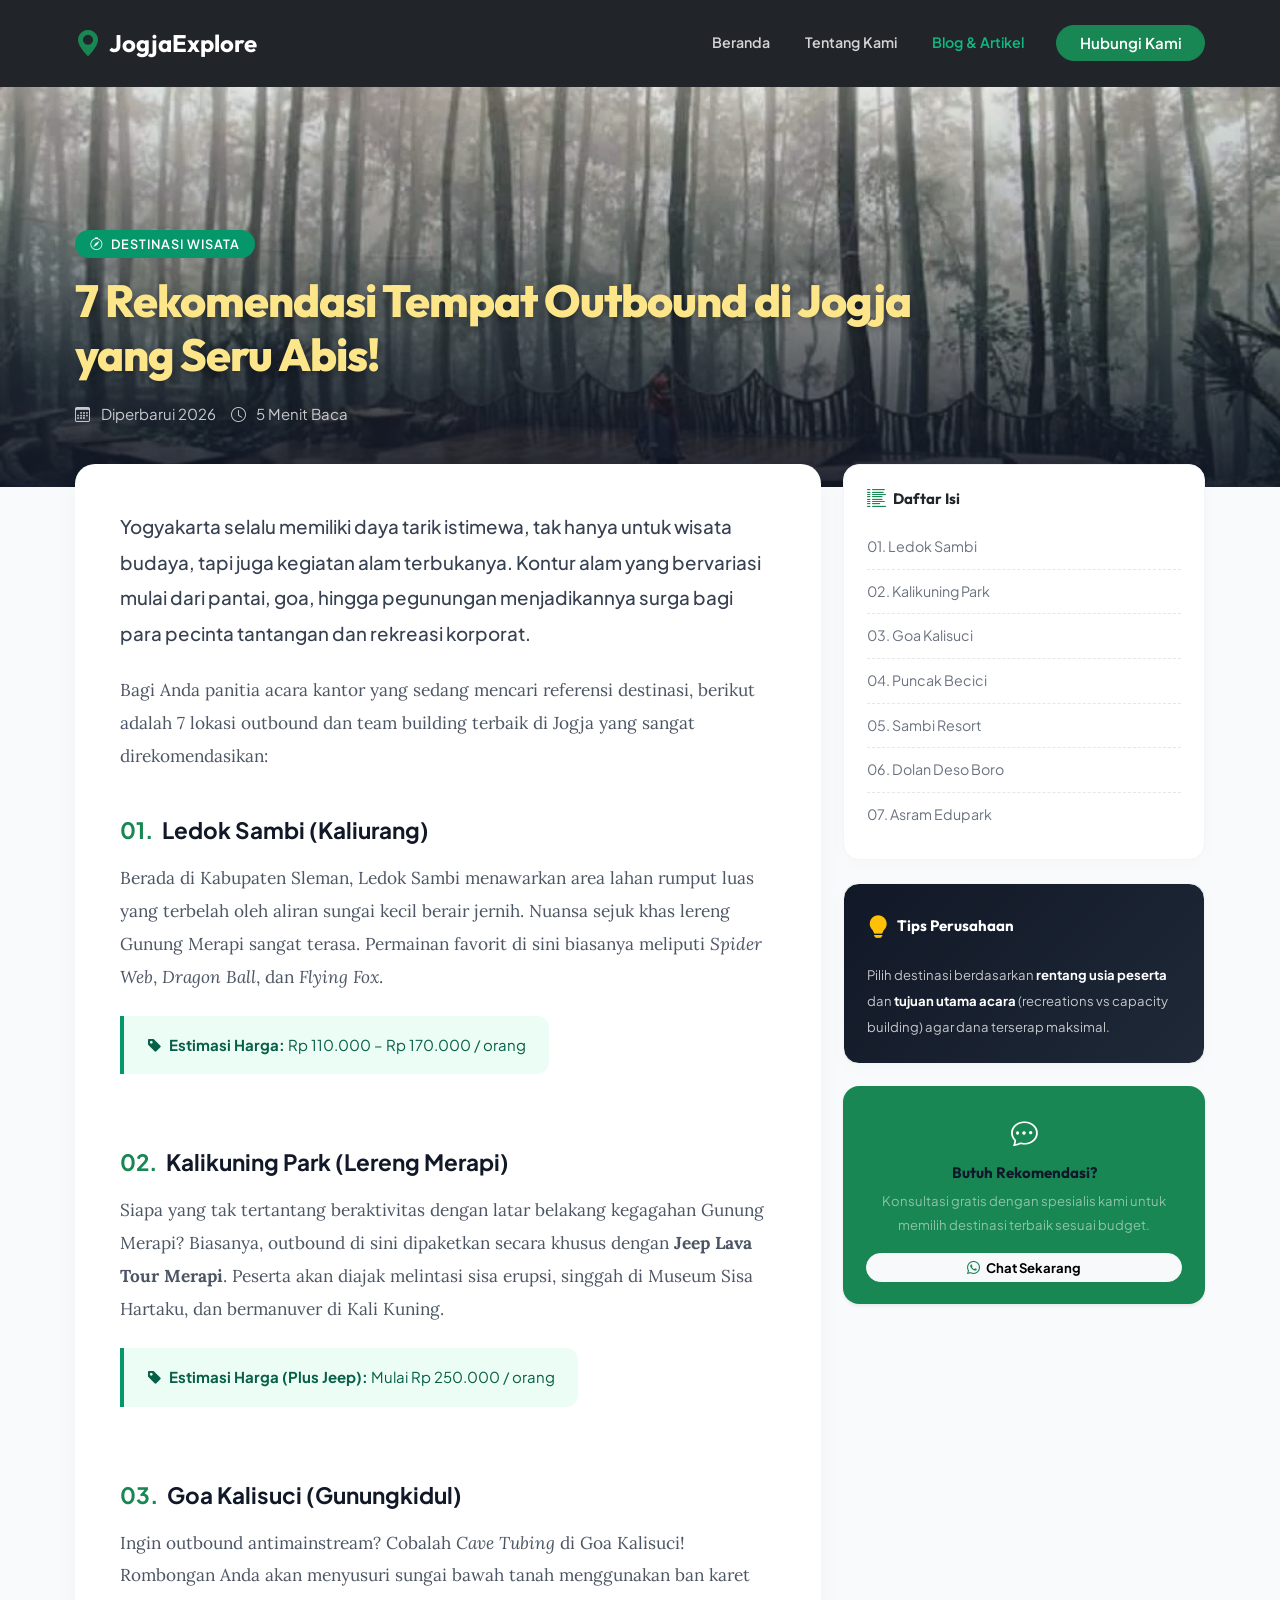
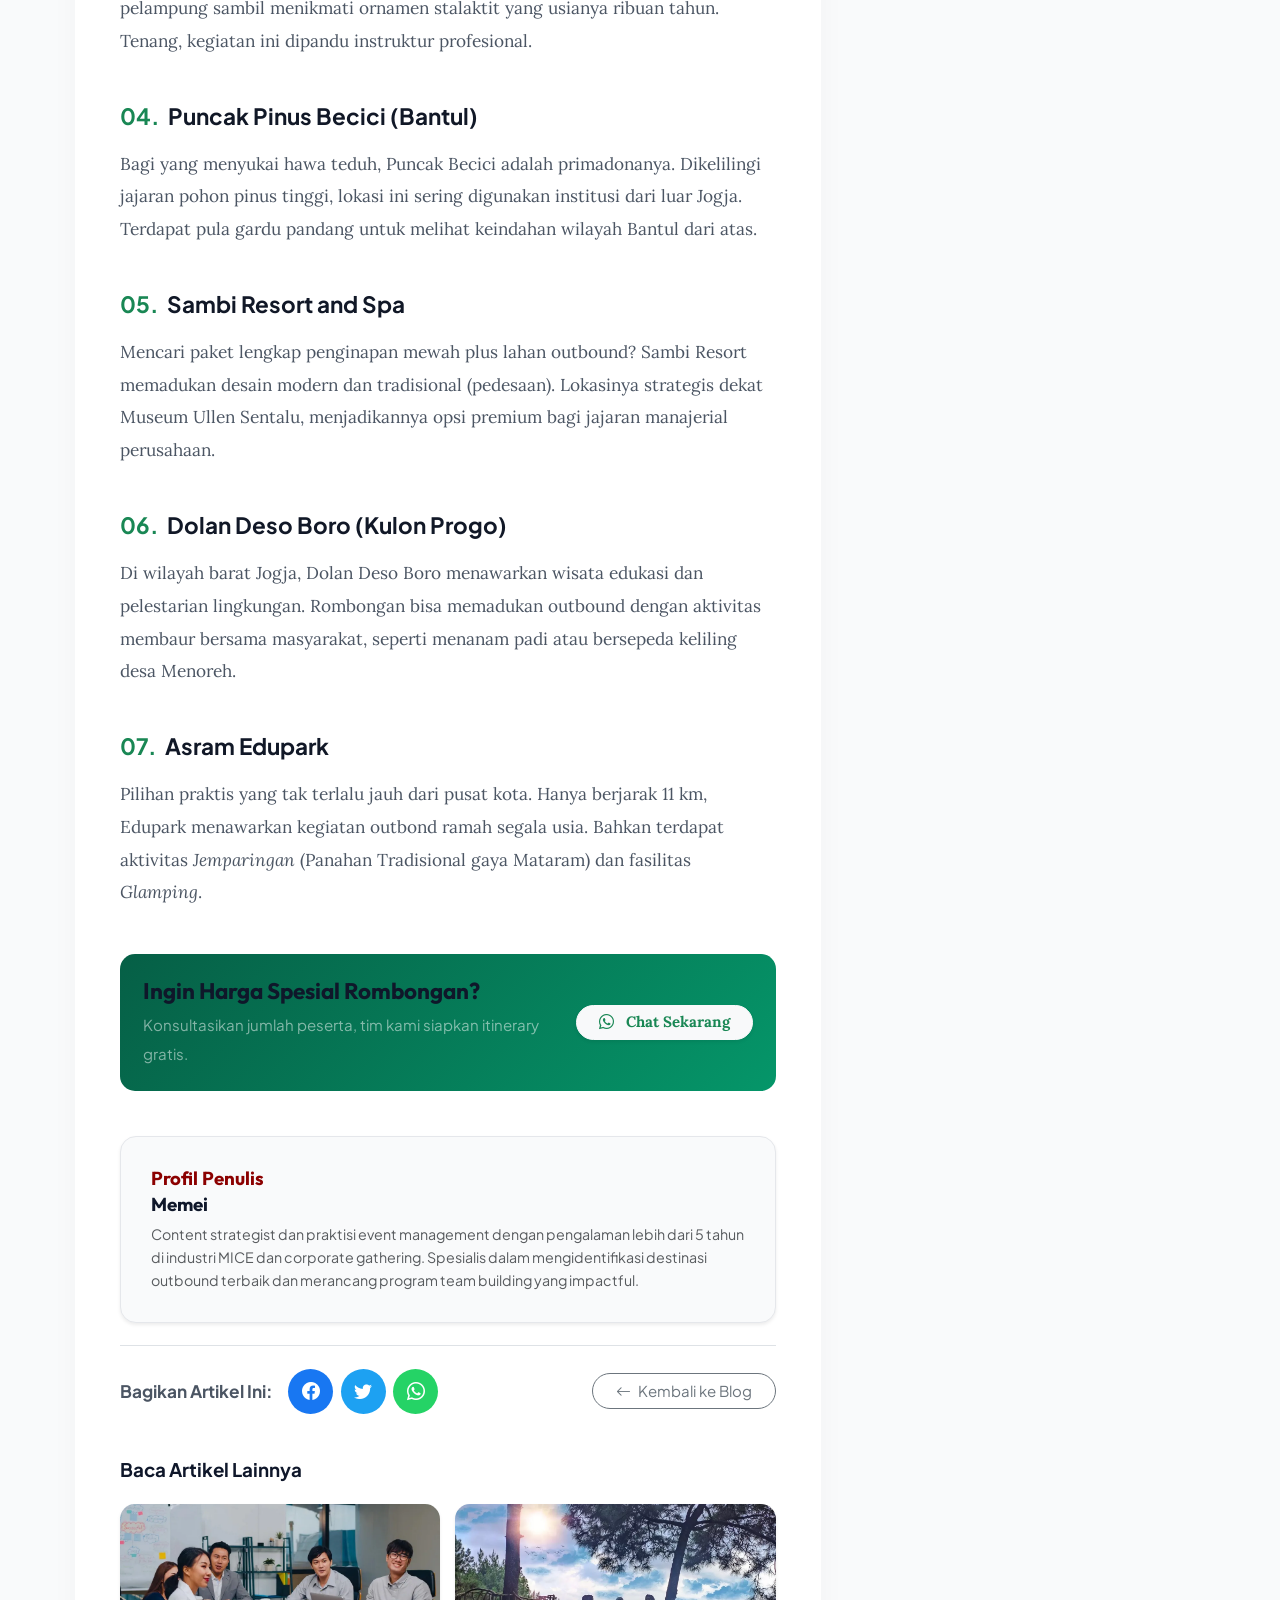
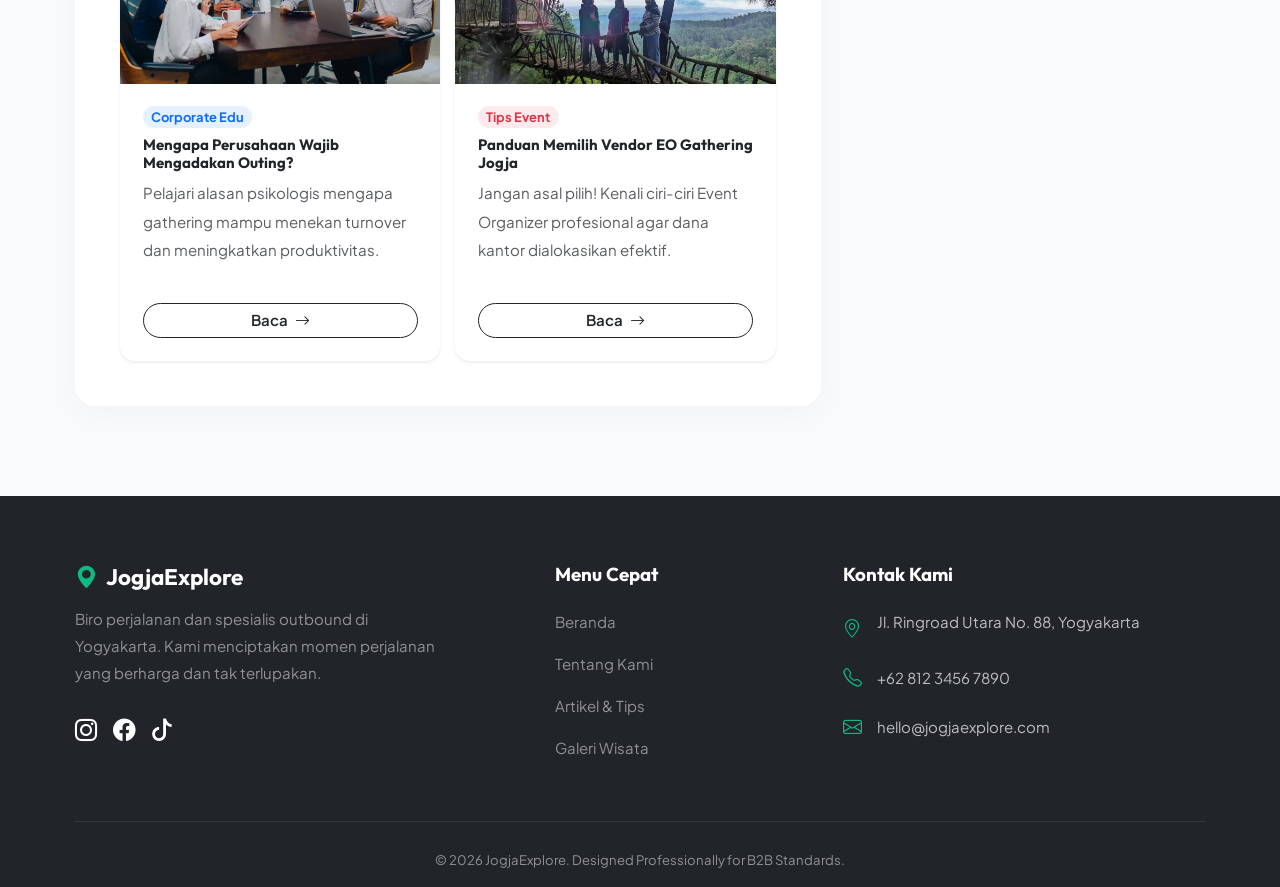
<file: artikel-1.html>
<!DOCTYPE html>
<html lang="id">
<head>
    <meta charset="UTF-8">
    <meta name="viewport" content="width=device-width, initial-scale=1.0">
    <title>7 Rekomendasi Tempat Outbound - JogjaExplore</title>
    <meta name="description" content="Temukan 7 rekomendasi tempat outbound terbaik di Yogyakarta mulai dari Kalikuning Park, Goa Kalisuci, hingga Asram Edupark dengan panduan lengkap dan harga estimasi.">
    
    <!-- Google Fonts: Plus Jakarta Sans (UI/Heading) & Lora (Article Body) -->
    <link rel="preconnect" href="https://fonts.googleapis.com">
    <link rel="preconnect" href="https://fonts.gstatic.com" crossorigin>
    <link href="https://fonts.googleapis.com/css2?family=Lora:ital,wght@0,400;0,500;0,600;1,400&family=Plus+Jakarta+Sans:wght@400;500;600;700;800&display=swap" rel="stylesheet">
    
    <!-- Bootstrap & Icons -->
    <link href="https://cdn.jsdelivr.net/npm/bootstrap@5.3.0/dist/css/bootstrap.min.css" rel="stylesheet">
    <link rel="stylesheet" href="https://cdn.jsdelivr.net/npm/bootstrap-icons@1.11.1/font/bootstrap-icons.css">
    
    <!-- Original Custom CSS files -->
    <link rel="stylesheet" href="style.css">
    <link rel="stylesheet" href="floating-buttons.css">

    <style>
        /* --- GLOBAL STYLES --- */
        :root {
            --primary-color: #059669; /* Emerald 600 */
            --text-main: #374151;
            --bg-light: #F9FAFB;
        }

        body {
            font-family: 'Plus Jakarta Sans', sans-serif;
            background-color: var(--bg-light);
            color: var(--text-main);
        }

        /* --- HERO SECTION --- */
        .article-hero {
            position: relative;
            height: 400px;
            background-size: cover;
            background-position: center;
            display: flex;
            align-items: flex-end;
            padding-bottom: 4rem;
        }
        
        .article-hero::before {
            content: '';
            position: absolute;
            inset: 0;
            background: linear-gradient(to top, rgba(17, 24, 39, 0.9) 0%, rgba(17, 24, 39, 0.4) 50%, rgba(17, 24, 39, 0.1) 100%);
        }

        .hero-content {
            position: relative;
            z-index: 2;
            color: white;
        }

        .hero-badge {
            background: var(--primary-color);
            color: white;
            padding: 0.4rem 1rem;
            border-radius: 50px;
            font-size: 0.85rem;
            font-weight: 600;
            letter-spacing: 1px;
            text-transform: uppercase;
        }

        .hero-title {
            color: #FDE68A !important;
            font-weight: 800;
            font-size: clamp(2rem, 4vw, 3rem);
            line-height: 1.2;
            margin: 1.2rem 0;
            letter-spacing: -1px;
            text-shadow: 0 4px 18px rgba(0, 0, 0, 0.65);
        }

        .hero-content .hero-title {
            color: #FDE68A !important;
        }

        /* --- ARTICLE BODY --- */
        .article-wrapper {
            margin-top: -3rem; /* Overlap effect ke hero image */
            position: relative;
            z-index: 10;
        }

        .article-content {
            background: #ffffff;
            padding: 3rem;
            border-radius: 20px;
            box-shadow: 0 10px 30px rgba(0,0,0,0.03);
            font-family: 'Lora', serif;
            font-size: 1.15rem;
            line-height: 1.9;
            color: #4B5563;
        }

        .article-content p {
            margin-bottom: 1.5rem;
        }

        .article-content h2 {
            font-family: 'Plus Jakarta Sans', sans-serif;
            font-weight: 700;
            color: #111827;
            margin-top: 3rem;
            margin-bottom: 1.2rem;
            font-size: 1.5rem;
            display: flex;
            align-items: center;
        }

        /* Price Box Custom */
        .price-box {
            background: #ECFDF5;
            border-left: 4px solid var(--primary-color);
            padding: 1rem 1.5rem;
            border-radius: 0 12px 12px 0;
            font-family: 'Plus Jakarta Sans', sans-serif;
            font-size: 1rem;
            color: #065F46;
            margin-bottom: 2rem;
            display: inline-block;
        }

        /* --- SIDEBAR --- */
        .sidebar-card {
            background: #ffffff;
            border-radius: 16px;
            border: 1px solid #F3F4F6;
            box-shadow: 0 4px 20px rgba(0,0,0,0.02);
            padding: 1.5rem;
            margin-bottom: 1.5rem;
            transition: transform 0.3s ease;
        }

        .sidebar-card:hover {
            transform: translateY(-3px);
            box-shadow: 0 10px 25px rgba(0,0,0,0.05);
        }

        .sidebar-card.text-white h6,
        .sidebar-card.text-white p,
        .sidebar-card.text-white strong {
            color: #ffffff !important;
        }

        .sidebar-card.text-white p {
            color: rgba(255, 255, 255, 0.75) !important;
        }

        .toc-list a {
            color: #6B7280;
            text-decoration: none;
            font-size: 0.95rem;
            display: block;
            padding: 0.6rem 0;
            border-bottom: 1px dashed #E5E7EB;
            transition: all 0.2s ease;
        }
        .toc-list a:hover {
            color: var(--primary-color);
            padding-left: 8px;
            font-weight: 600;
        }
        .toc-list li:last-child a {
            border-bottom: none;
        }

        /* --- AUTHOR & SHARE --- */
        .author-box {
            background: #F9FAFB;
            border-radius: 16px;
            padding: 2rem;
            margin-top: 3rem;
            border: 1px solid #E5E7EB;
            font-family: 'Plus Jakarta Sans', sans-serif;
        }

        .share-btn {
            width: 45px;
            height: 45px;
            display: inline-flex;
            align-items: center;
            justify-content: center;
            border-radius: 50%;
            color: white;
            font-size: 1.2rem;
            transition: transform 0.2s ease, opacity 0.2s ease;
        }
        .share-btn:hover {
            transform: scale(1.1);
            opacity: 0.9;
        }

        /* Responsive Tweaks */
        @media (max-width: 768px) {
            .article-hero {
                height: 460px;
                padding-bottom: 3rem;
            }

            .article-content {
                padding: 1.5rem;
                border-radius: 12px;
            }
            .article-wrapper {
                margin-top: -1.5rem;
            }

            .sticky-top {
                position: static !important;
            }

            .article-content .row > .col-6 {
                width: 50% !important;
                flex: 0 0 50% !important;
            }

            .article-content .card-img-top {
                height: 120px !important;
            }

            .article-content .card-title {
                font-size: 0.82rem !important;
                line-height: 1.25;
                margin-bottom: 0.4rem;
            }

            .article-content .card-text {
                display: block !important;
                font-size: 0.72rem !important;
                line-height: 1.35;
                margin-bottom: 0.5rem !important;
            }

            .article-content .card-body {
                padding: 0.85rem !important;
            }

            .article-content .badge {
                font-size: 0.66rem !important;
            }

            .article-content .card .btn {
                font-size: 0.82rem;
                padding: 0.5rem 0.65rem;
            }
        }
    </style>
</head>
<body>
    
    <!-- Navbar Original -->
    <nav class="navbar navbar-expand-lg navbar-dark bg-dark py-3">
        <div class="container">
            <a class="navbar-brand text-white fw-bold d-flex align-items-center" href="index.html">
                <i class="bi bi-geo-alt-fill text-success fs-3 me-2"></i> JogjaExplore
            </a>
            <button class="navbar-toggler border-0 shadow-none" type="button" data-bs-toggle="collapse" data-bs-target="#navbarNav">
                <span class="navbar-toggler-icon"></span>
            </button>
            <div class="collapse navbar-collapse justify-content-end" id="navbarNav">
                <ul class="navbar-nav align-items-center">
                    <li class="nav-item"><a class="nav-link" href="index.html">Beranda</a></li>
                    <li class="nav-item"><a class="nav-link" href="about.html">Tentang Kami</a></li>
                    <li class="nav-item"><a class="nav-link active" href="blog.html">Blog & Artikel</a></li>
                    <li class="nav-item ms-lg-3 mt-3 mt-lg-0">
                        <a href="index.html#cta" class="btn btn-success rounded-pill px-4 fw-semibold">Hubungi Kami</a>
                    </li>
                </ul>
            </div>
        </div>
    </nav>

    <!-- Hero Banner (Menggunakan gambar asli) -->
    <header class="article-hero" style="background-image: url('images/blog1_11zon.webp');">
        <div class="container hero-content">
            <div class="row">
                <div class="col-lg-9">
                    <span class="hero-badge"><i class="bi bi-compass me-1"></i> Destinasi Wisata</span>
                    <h1 class="hero-title">7 Rekomendasi Tempat Outbound di Jogja yang Seru Abis!</h1>
                    <div class="d-flex align-items-center gap-3 fs-6 opacity-75">
                        <span><i class="bi bi-calendar3 me-2"></i> Diperbarui 2026</span>
                        <span><i class="bi bi-clock me-2"></i> 5 Menit Baca</span>
                    </div>
                </div>
            </div>
        </div>
    </header>

    <!-- Main Content -->
    <div class="container pb-5 article-wrapper">
        <div class="row g-4">
            
            <!-- Left Column: Article Body -->
            <div class="col-lg-8">
                <div class="sidebar-card d-lg-none mb-4">
                    <h6 class="fw-bold text-dark mb-3 d-flex align-items-center">
                        <i class="bi bi-list-columns-reverse text-success me-2 fs-5"></i> Daftar Isi
                    </h6>
                    <ul class="list-unstyled mb-0 toc-list" style="font-family: 'Plus Jakarta Sans', sans-serif !important;">
                        <li><a href="#toc-1">01. Ledok Sambi</a></li>
                        <li><a href="#toc-2">02. Kalikuning Park</a></li>
                        <li><a href="#toc-3">03. Goa Kalisuci</a></li>
                        <li><a href="#toc-4">04. Puncak Becici</a></li>
                        <li><a href="#toc-5">05. Sambi Resort</a></li>
                        <li><a href="#toc-6">06. Dolan Deso Boro</a></li>
                        <li><a href="#toc-7">07. Asram Edupark</a></li>
                    </ul>
                </div>
                <main class="article-content">
                    <p class="lead fw-medium" style="font-family: 'Plus Jakarta Sans', sans-serif; color: #374151;">
                        Yogyakarta selalu memiliki daya tarik istimewa, tak hanya untuk wisata budaya, tapi juga kegiatan alam terbukanya. Kontur alam yang bervariasi mulai dari pantai, goa, hingga pegunungan menjadikannya surga bagi para pecinta tantangan dan rekreasi korporat.
                    </p>
                    
                    <p>Bagi Anda panitia acara kantor yang sedang mencari referensi destinasi, berikut adalah 7 lokasi outbound dan team building terbaik di Jogja yang sangat direkomendasikan:</p>
                    
                    <h2 id="toc-1"><span class="text-success me-2">01.</span> Ledok Sambi (Kaliurang)</h2>
                    <p>Berada di Kabupaten Sleman, Ledok Sambi menawarkan area lahan rumput luas yang terbelah oleh aliran sungai kecil berair jernih. Nuansa sejuk khas lereng Gunung Merapi sangat terasa. Permainan favorit di sini biasanya meliputi <em>Spider Web</em>, <em>Dragon Ball</em>, dan <em>Flying Fox</em>.</p>
                    <div class="price-box">
                        <i class="bi bi-tag-fill me-2"></i><strong>Estimasi Harga:</strong> Rp 110.000 – Rp 170.000 / orang
                    </div>

                    <h2 id="toc-2"><span class="text-success me-2">02.</span> Kalikuning Park (Lereng Merapi)</h2>
                    <p>Siapa yang tak tertantang beraktivitas dengan latar belakang kegagahan Gunung Merapi? Biasanya, outbound di sini dipaketkan secara khusus dengan <strong>Jeep Lava Tour Merapi</strong>. Peserta akan diajak melintasi sisa erupsi, singgah di Museum Sisa Hartaku, dan bermanuver di Kali Kuning.</p>
                    <div class="price-box">
                        <i class="bi bi-tag-fill me-2"></i><strong>Estimasi Harga (Plus Jeep):</strong> Mulai Rp 250.000 / orang
                    </div>

                    <h2 id="toc-3"><span class="text-success me-2">03.</span> Goa Kalisuci (Gunungkidul)</h2>
                    <p>Ingin outbound antimainstream? Cobalah <em>Cave Tubing</em> di Goa Kalisuci! Rombongan Anda akan menyusuri sungai bawah tanah menggunakan ban karet pelampung sambil menikmati ornamen stalaktit yang usianya ribuan tahun. Tenang, kegiatan ini dipandu instruktur profesional.</p>

                    <h2 id="toc-4"><span class="text-success me-2">04.</span> Puncak Pinus Becici (Bantul)</h2>
                    <p>Bagi yang menyukai hawa teduh, Puncak Becici adalah primadonanya. Dikelilingi jajaran pohon pinus tinggi, lokasi ini sering digunakan institusi dari luar Jogja. Terdapat pula gardu pandang untuk melihat keindahan wilayah Bantul dari atas.</p>

                    <h2 id="toc-5"><span class="text-success me-2">05.</span> Sambi Resort and Spa</h2>
                    <p>Mencari paket lengkap penginapan mewah plus lahan outbound? Sambi Resort memadukan desain modern dan tradisional (pedesaan). Lokasinya strategis dekat Museum Ullen Sentalu, menjadikannya opsi premium bagi jajaran manajerial perusahaan.</p>

                    <h2 id="toc-6"><span class="text-success me-2">06.</span> Dolan Deso Boro (Kulon Progo)</h2>
                    <p>Di wilayah barat Jogja, Dolan Deso Boro menawarkan wisata edukasi dan pelestarian lingkungan. Rombongan bisa memadukan outbound dengan aktivitas membaur bersama masyarakat, seperti menanam padi atau bersepeda keliling desa Menoreh.</p>

                    <h2 id="toc-7"><span class="text-success me-2">07.</span> Asram Edupark</h2>
                    <p>Pilihan praktis yang tak terlalu jauh dari pusat kota. Hanya berjarak 11 km, Edupark menawarkan kegiatan outbond ramah segala usia. Bahkan terdapat aktivitas <em>Jemparingan</em> (Panahan Tradisional gaya Mataram) dan fasilitas <em>Glamping</em>.</p>

                    <!-- CTA In-Article -->
                    <div class="mt-5 p-4 rounded-4" style="background: linear-gradient(135deg, #065F46 0%, #059669 100%); color: white;">
                        <div class="d-flex flex-column flex-md-row align-items-center justify-content-between gap-3">
                            <div>
                                <h4 class="fw-bold mb-2">Ingin Harga Spesial Rombongan?</h4>
                                <p class="mb-0 text-white-50 small" style="font-family: 'Plus Jakarta Sans';">Konsultasikan jumlah peserta, tim kami siapkan itinerary gratis.</p>
                            </div>
                            <a href="https://wa.me/6281234567890" class="btn btn-light rounded-pill px-4 fw-bold text-success text-nowrap shadow-sm" target="_blank">
                                <i class="bi bi-whatsapp me-2"></i> Chat Sekarang
                            </a>
                        </div>
                    </div>

                    <!-- Author Box Premium (Tanpa Avatar Eksternal) -->
                    <div class="author-box shadow-sm">
                        <h5 class="fw-bold text-dark mb-1" style="color: #8B0000 !important;">Profil Penulis</h5>
                        <h6 class="fw-bold mb-2 fs-5">Memei</h6>
                        <p class="mb-0 text-muted" style="font-size: 0.95rem; line-height: 1.6;">
                            Content strategist dan praktisi event management dengan pengalaman lebih dari 5 tahun di industri MICE dan corporate gathering. Spesialis dalam mengidentifikasi destinasi outbound terbaik dan merancang program team building yang impactful.
                        </p>
                    </div>

                    <!-- Share Action -->
                    <div class="d-flex flex-wrap align-items-center gap-3 mt-4 pt-4 border-top" style="font-family: 'Plus Jakarta Sans';">
                        <span class="fw-bold">Bagikan Artikel Ini:</span>
                        <div class="d-flex gap-2">
                            <a href="https://www.facebook.com/share/" class="share-btn" style="background-color: #1877F2;" title="Facebook" target="_blank"><i class="bi bi-facebook"></i></a>
                            <a href="https://twitter.com/intent/tweet/" class="share-btn" style="background-color: #1DA1F2;" title="Twitter" target="_blank"><i class="bi bi-twitter"></i></a>
                            <a href="https://wa.me/?text=" class="share-btn" style="background-color: #25D366;" title="WhatsApp" target="_blank"><i class="bi bi-whatsapp"></i></a>
                        </div>
                        
                        <a href="blog.html" class="btn btn-outline-secondary rounded-pill px-4 ms-md-auto mt-3 mt-md-0">
                            <i class="bi bi-arrow-left me-2"></i>Kembali ke Blog
                        </a>
                    </div>
                    
                    <!-- Related Articles (Menggunakan gambar asli) -->
                    <h3 class="fw-bold mb-4 mt-5 fs-5 fs-md-3" style="font-family: 'Plus Jakarta Sans';">Baca Artikel Lainnya</h3>
                    <div class="row g-3" style="font-family: 'Plus Jakarta Sans';">
                        <div class="col-6 col-md-6">
                            <div class="card h-100 border-0 shadow-sm rounded-4 overflow-hidden">
                                <img src="images/blog2_11zon.webp" class="card-img-top" alt="Manfaat Outbound" style="height: 180px; object-fit: cover;">
                                <div class="card-body p-3 p-md-4 d-flex flex-column">
                                    <span class="badge bg-primary bg-opacity-10 text-primary rounded-pill mb-2 align-self-start">Corporate Edu</span>
                                    <h5 class="card-title fw-bold fs-6 fs-md-5">Mengapa Perusahaan Wajib Mengadakan Outing?</h5>
                                    <p class="card-text text-muted d-none d-md-block flex-grow-1 small">Pelajari alasan psikologis mengapa gathering mampu menekan turnover dan meningkatkan produktivitas.</p>
                                    <a href="artikel-2.html" class="btn btn-outline-dark mt-3 rounded-pill fw-semibold w-100">Baca <i class="bi bi-arrow-right d-none d-md-inline ms-1"></i></a>
                                </div>
                            </div>
                        </div>
                        <div class="col-6 col-md-6">
                            <div class="card h-100 border-0 shadow-sm rounded-4 overflow-hidden">
                                <img src="images/blog3.webp" class="card-img-top" alt="Tips Memilih EO" style="height: 180px; object-fit: cover;">
                                <div class="card-body p-3 p-md-4 d-flex flex-column">
                                    <span class="badge bg-danger bg-opacity-10 text-danger rounded-pill mb-2 align-self-start">Tips Event</span>
                                    <h5 class="card-title fw-bold fs-6 fs-md-5">Panduan Memilih Vendor EO Gathering Jogja</h5>
                                    <p class="card-text text-muted d-none d-md-block flex-grow-1 small">Jangan asal pilih! Kenali ciri-ciri Event Organizer profesional agar dana kantor dialokasikan efektif.</p>
                                    <a href="artikel-3.html" class="btn btn-outline-dark mt-3 rounded-pill fw-semibold w-100">Baca <i class="bi bi-arrow-right d-none d-md-inline ms-1"></i></a>
                                </div>
                            </div>
                        </div>
                    </div>
                </main>
            </div>

            <!-- Right Column: Sidebar Premium -->
            <div class="col-lg-4 d-none d-lg-block">
                <div class="sticky-top" style="top: 20px;">
                    
                    <!-- TOC Sidebar -->
                    <div class="sidebar-card">
                        <h6 class="fw-bold text-dark mb-3 d-flex align-items-center">
                            <i class="bi bi-list-columns-reverse text-success me-2 fs-5"></i> Daftar Isi
                        </h6>
                        <ul class="list-unstyled mb-0 toc-list font-monospace" style="font-family: 'Plus Jakarta Sans', sans-serif !important;">
                            <li><a href="#toc-1">01. Ledok Sambi</a></li>
                            <li><a href="#toc-2">02. Kalikuning Park</a></li>
                            <li><a href="#toc-3">03. Goa Kalisuci</a></li>
                            <li><a href="#toc-4">04. Puncak Becici</a></li>
                            <li><a href="#toc-5">05. Sambi Resort</a></li>
                            <li><a href="#toc-6">06. Dolan Deso Boro</a></li>
                            <li><a href="#toc-7">07. Asram Edupark</a></li>
                        </ul>
                    </div>

                    <!-- Quick Fact -->
                    <div class="sidebar-card text-white" style="background: linear-gradient(135deg, #111827 0%, #1F2937 100%);">
                        <div class="d-flex align-items-center mb-3">
                            <i class="bi bi-lightbulb-fill text-warning fs-4 me-2"></i>
                            <h6 class="mb-0 fw-bold">Tips Perusahaan</h6>
                        </div>
                        <p class="mb-0 small text-white-50 lh-lg" style="font-family: 'Plus Jakarta Sans';">
                            Pilih destinasi berdasarkan <strong class="text-white">rentang usia peserta</strong> dan <strong class="text-white">tujuan utama acara</strong> (recreations vs capacity building) agar dana terserap maksimal.
                        </p>
                    </div>

                    <!-- CTA Consultation -->
                    <div class="card border-0 shadow-sm mb-4 overflow-hidden sidebar-card p-0">
                        <div class="card-body p-0">
                            <div class="bg-success text-white p-4 text-center rounded-3">
                                <i class="bi bi-chat-dots fs-3 mb-2 d-block"></i>
                                <h6 class="fw-bold mb-2">Butuh Rekomendasi?</h6>
                                <p class="small mb-3 text-white-50">Konsultasi gratis dengan spesialis kami untuk memilih destinasi terbaik sesuai budget.</p>
                                <a href="https://wa.me/6281234567890" class="btn btn-light btn-sm rounded-pill fw-bold w-100" target="_blank">
                                    <i class="bi bi-whatsapp me-1 text-success"></i> Chat Sekarang
                                </a>
                            </div>
                        </div>
                    </div>

                </div>
            </div>
        </div>
    </div>

    <!-- Footer Original Custom -->
    <footer class="bg-dark text-white pt-5 pb-3 mt-5">
        <div class="container pt-4">
            <div class="row mb-4">
                <div class="col-lg-4 mb-4 text-lg-start text-center">
                    <h4 class="fw-bold mb-3 d-flex align-items-center justify-content-center justify-content-lg-start">
                        <i class="bi bi-geo-alt-fill text-success me-2"></i> JogjaExplore
                    </h4>
                    <p class="text-white-50" style="line-height: 1.8;">Biro perjalanan dan spesialis outbound di Yogyakarta. Kami menciptakan momen perjalanan yang berharga dan tak terlupakan.</p>
                    <div class="d-flex gap-3 mt-4 justify-content-center justify-content-lg-start">
                        <a href="#" class="fs-4 text-white hover-lift"><i class="bi bi-instagram"></i></a>
                        <a href="#" class="fs-4 text-white hover-lift"><i class="bi bi-facebook"></i></a>
                        <a href="#" class="fs-4 text-white hover-lift"><i class="bi bi-tiktok"></i></a>
                    </div>
                </div>
                <div class="col-lg-3 offset-lg-1 mb-4 text-lg-start text-center">
                    <h5 class="fw-bold mb-4">Menu Cepat</h5>
                    <ul class="list-unstyled d-flex flex-column gap-3 text-white-50">
                        <li><a href="index.html" class="text-white-50 text-decoration-none">Beranda</a></li>
                        <li><a href="about.html" class="text-white-50 text-decoration-none">Tentang Kami</a></li>
                        <li><a href="blog.html" class="text-white-50 text-decoration-none">Artikel & Tips</a></li>
                        <li><a href="index.html#paket" class="text-white-50 text-decoration-none">Galeri Wisata</a></li>
                    </ul>
                </div>
                <div class="col-lg-4 mb-4 text-lg-start text-center">
                    <h5 class="fw-bold mb-4">Kontak Kami</h5>
                    <ul class="list-unstyled d-flex flex-column gap-3 text-white-50">
                        <li class="d-flex align-items-start justify-content-center justify-content-lg-start">
                            <i class="bi bi-geo-alt text-success me-3 mt-1 fs-5"></i> 
                            <span>Jl. Ringroad Utara No. 88, Yogyakarta</span>
                        </li>
                        <li class="d-flex align-items-center justify-content-center justify-content-lg-start">
                            <i class="bi bi-telephone text-success me-3 fs-5"></i> 
                            <span>+62 812 3456 7890</span>
                        </li>
                        <li class="d-flex align-items-center justify-content-center justify-content-lg-start">
                            <i class="bi bi-envelope text-success me-3 fs-5"></i> 
                            <span>hello@jogjaexplore.com</span>
                        </li>
                    </ul>
                </div>
            </div>
            <hr class="border-secondary mb-4">
            <div class="text-center text-white-50">
                <small>&copy; 2026 JogjaExplore. Designed Professionally for B2B Standards.</small>
            </div>
        </div>
    </footer>

    <a href="https://wa.me/6281234567890?text=Halo%20saya%20tertarik%20dengan%20paket%20tour%20Anda" class="floating-wa" target="_blank" rel="noopener noreferrer" aria-label="Chat WhatsApp"><i class="bi bi-whatsapp"></i></a>
    <a href="#" class="back-to-top" aria-label="Scroll to top"><i class="bi bi-arrow-up"></i></a>
    <!-- Bootstrap JS Script -->
    <script src="https://cdn.jsdelivr.net/npm/bootstrap@5.3.0/dist/js/bootstrap.bundle.min.js"></script>
    
    <!-- Smooth Scroll Script for Table of Contents -->
    <script>
        window.addEventListener('scroll', function() {
            const floatingWA = document.querySelector('.floating-wa');
            const backToTop = document.querySelector('.back-to-top');

            if (window.scrollY > 300) {
                if (floatingWA) floatingWA.classList.add('show');
                if (backToTop) backToTop.classList.add('show');
            } else {
                if (floatingWA) floatingWA.classList.remove('show');
                if (backToTop) backToTop.classList.remove('show');
            }
        });

        const backToTopBtn = document.querySelector('.back-to-top');
        if (backToTopBtn) {
            backToTopBtn.addEventListener('click', function(e) {
                e.preventDefault();
                window.scrollTo({ top: 0, behavior: 'smooth' });
            });
        }

        document.querySelectorAll('a[href^="#toc-"]').forEach(anchor => {
            anchor.addEventListener('click', function (e) {
                e.preventDefault();
                const target = document.querySelector(this.getAttribute('href'));
                const offset = 40; // Penyesuaian karena navbar tidak sticky
                const bodyRect = document.body.getBoundingClientRect().top;
                const elementRect = target.getBoundingClientRect().top;
                const elementPosition = elementRect - bodyRect;
                const offsetPosition = elementPosition - offset;

                window.scrollTo({
                    top: offsetPosition,
                    behavior: 'smooth'
                });
            });
        });
    </script>
</body>
</html>
</file>
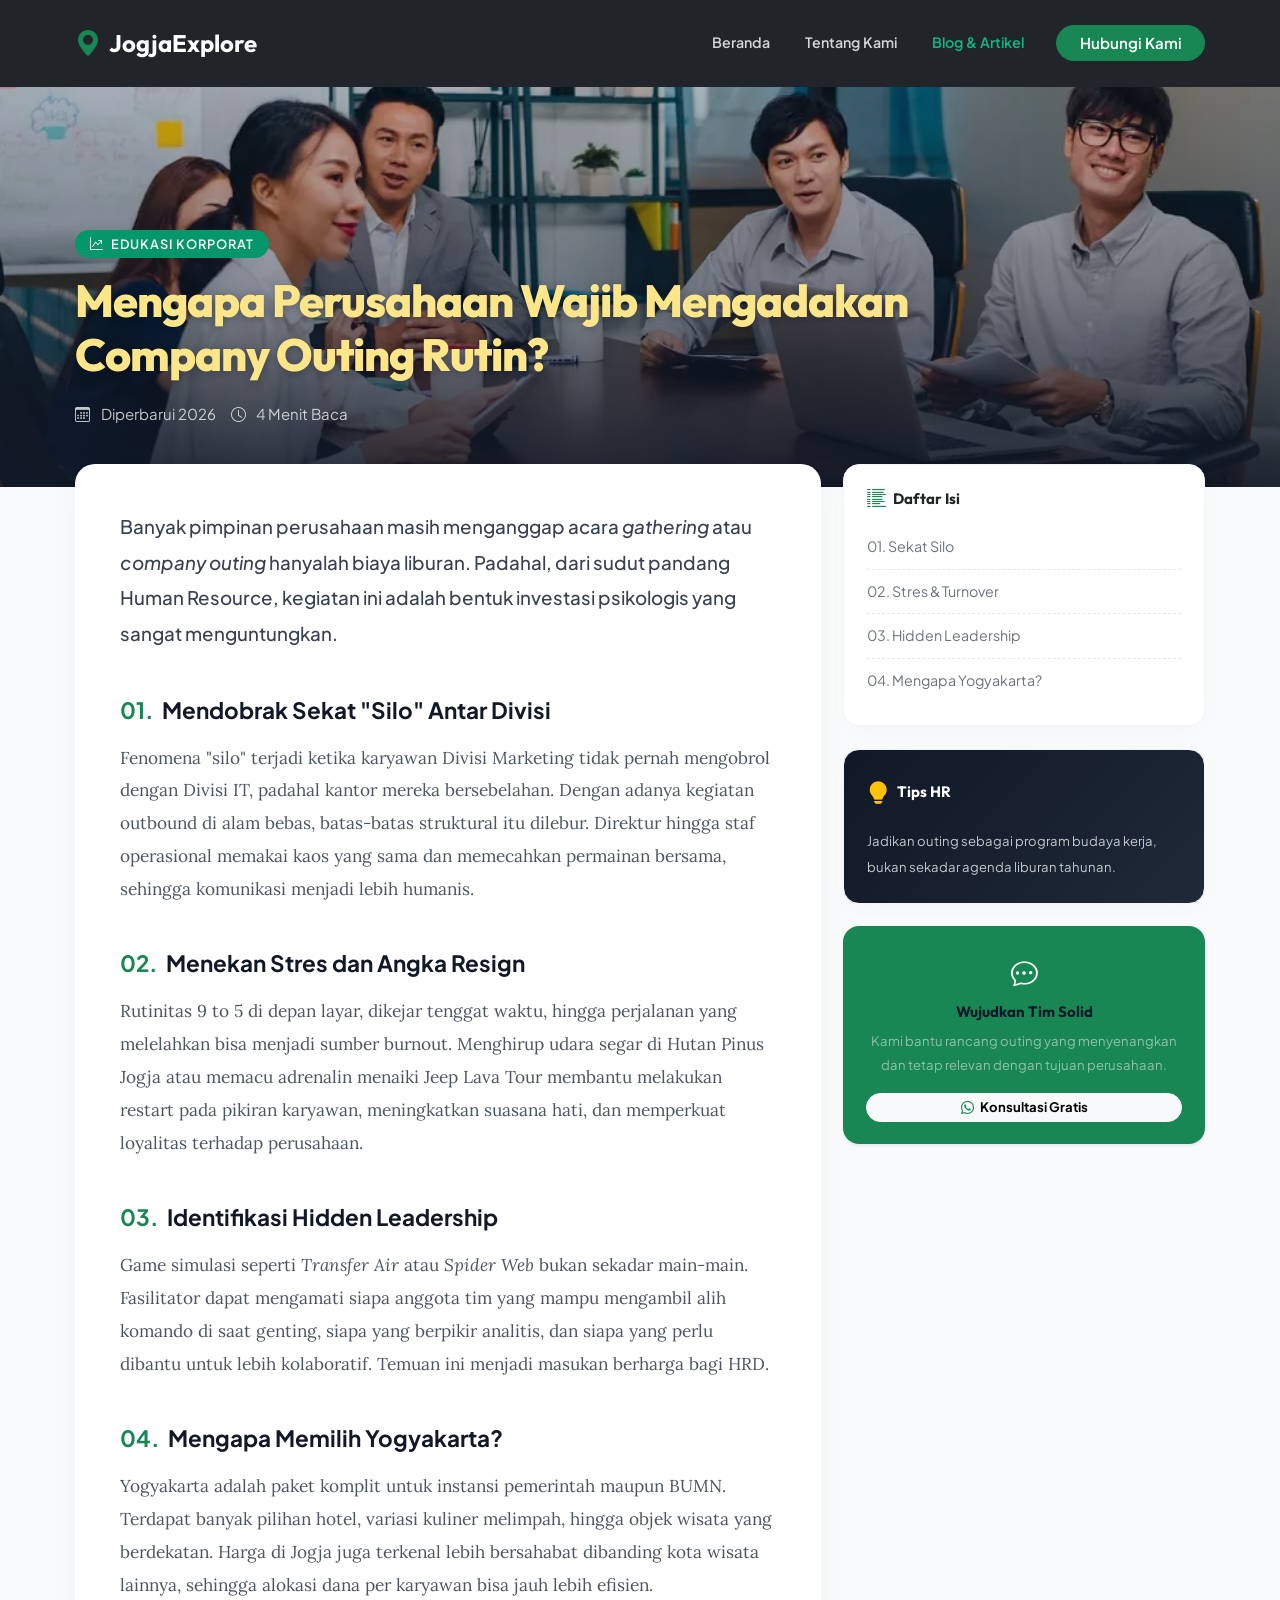
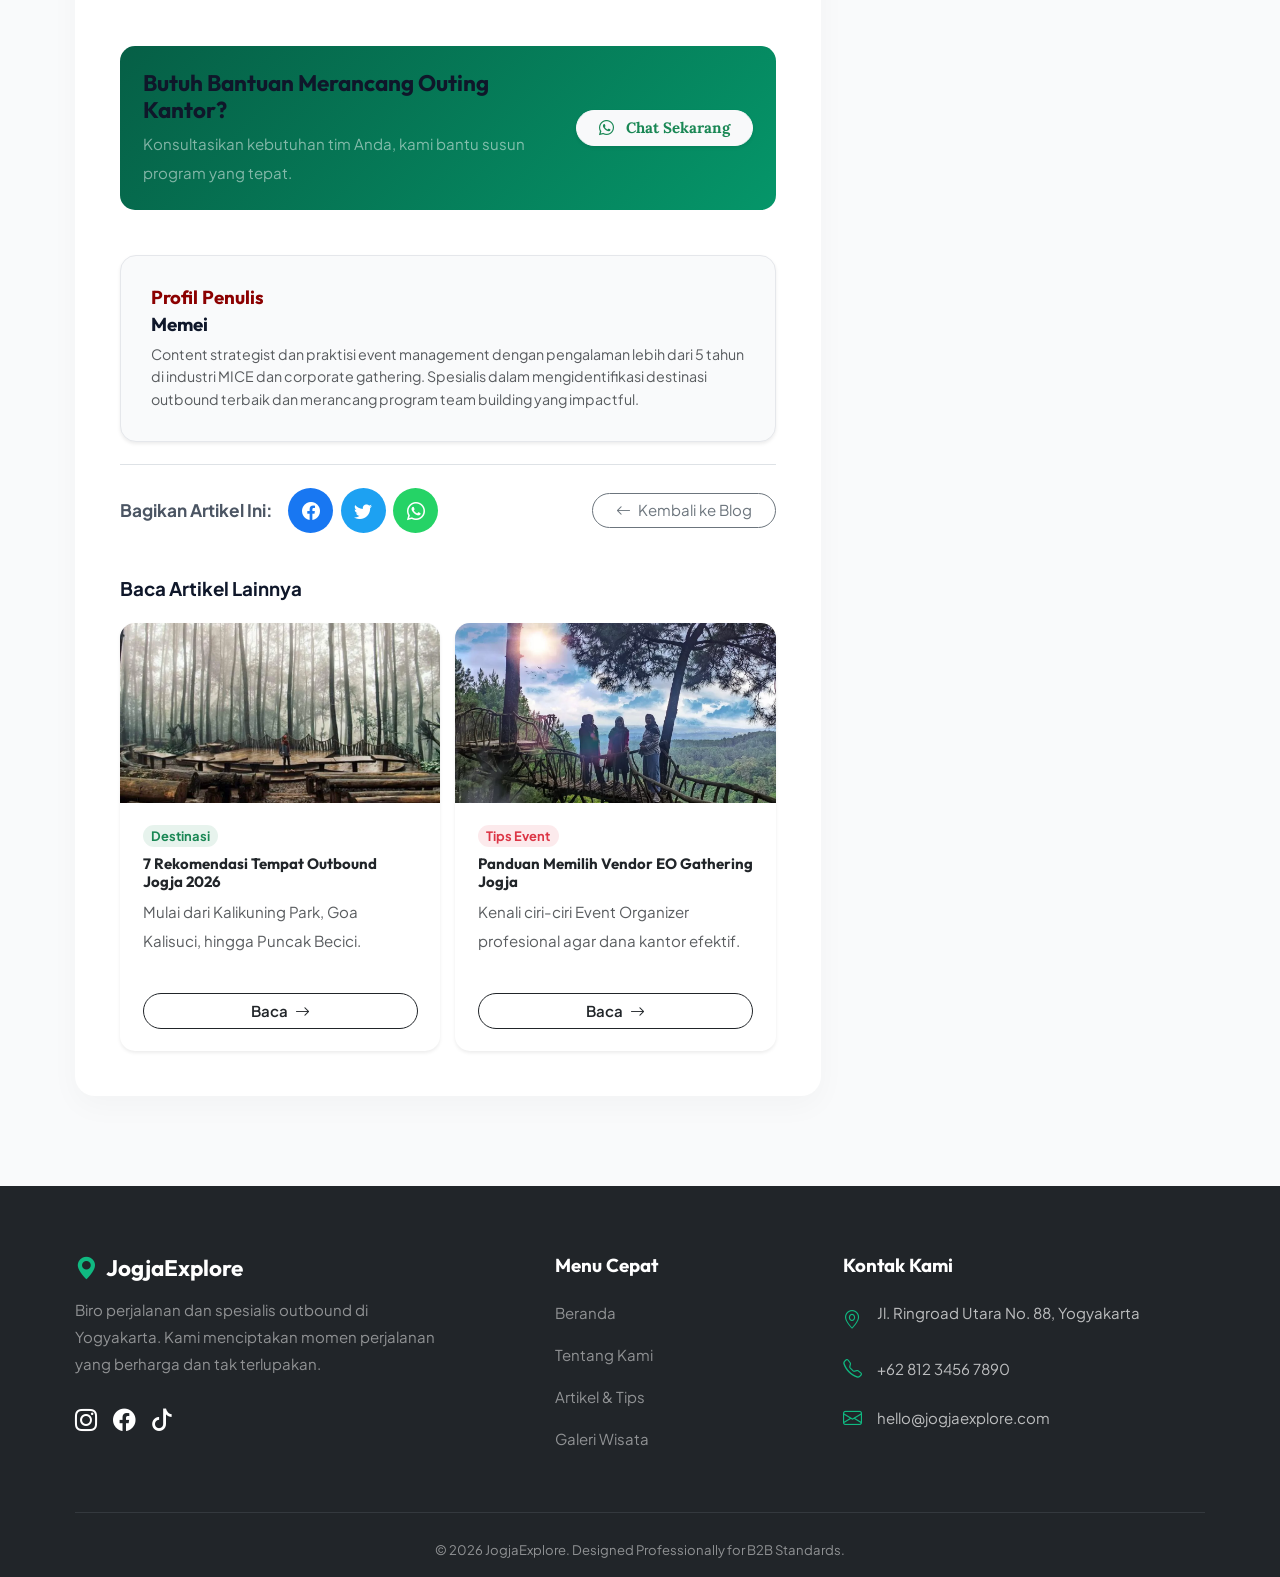
<file: artikel-2.html>
﻿<!DOCTYPE html>
<html lang="id">
<head>
    <meta charset="UTF-8">
    <meta name="viewport" content="width=device-width, initial-scale=1.0">
    <title>Mengapa Wajib Company Outing - JogjaExplore</title>
    <meta name="description" content="Pelajari alasan psikologis mengapa perusahaan wajib mengadakan company outing rutin dan dampaknya terhadap produktivitas karyawan.">
    <meta name="keywords" content="company outing, gathering perusahaan, manfaat outing, team building, corporate event">
    <meta name="robots" content="index, follow, max-snippet:-1, max-image-preview:large, max-video-preview:-1">
    <meta property="og:type" content="article">
    <meta property="og:title" content="Mengapa Perusahaan Wajib Mengadakan Outing Rutin">
    <meta property="og:description" content="Pahami manfaat psikologis company outing untuk menurunkan turnover dan meningkatkan produktivitas tim.">
    <meta property="og:image" content="https://jogjaexplore.com/images/og-artikel-2.jpg">
    <meta property="og:site_name" content="JogjaExplore">
    <meta property="og:locale" content="id_ID">
    <meta name="twitter:card" content="summary_large_image">
    <meta name="twitter:title" content="Mengapa Wajib Company Outing">
    <meta name="theme-color" content="#059669">
    <link rel="icon" type="image/svg+xml" href="favicon.svg">
    <link rel="apple-touch-icon" href="favicon.svg">

    <link rel="preconnect" href="https://fonts.googleapis.com">
    <link rel="preconnect" href="https://fonts.gstatic.com" crossorigin>
    <link href="https://fonts.googleapis.com/css2?family=Lora:ital,wght@0,400;0,500;0,600;1,400&family=Plus+Jakarta+Sans:wght@400;500;600;700;800&display=swap" rel="stylesheet">
    <link href="https://cdn.jsdelivr.net/npm/bootstrap@5.3.0/dist/css/bootstrap.min.css" rel="stylesheet">
    <link rel="stylesheet" href="https://cdn.jsdelivr.net/npm/bootstrap-icons@1.11.1/font/bootstrap-icons.css">
    <link rel="stylesheet" href="style.css">
    <link rel="stylesheet" href="floating-buttons.css">

    <style>
        :root {
            --primary-color: #059669;
            --text-main: #374151;
            --bg-light: #F9FAFB;
        }

        body {
            font-family: 'Plus Jakarta Sans', sans-serif;
            background-color: var(--bg-light);
            color: var(--text-main);
        }

        .article-hero {
            position: relative;
            height: 400px;
            background-size: cover;
            background-position: center;
            display: flex;
            align-items: flex-end;
            padding-bottom: 4rem;
        }

        .article-hero::before {
            content: '';
            position: absolute;
            inset: 0;
            background: linear-gradient(to top, rgba(17, 24, 39, 0.9) 0%, rgba(17, 24, 39, 0.4) 50%, rgba(17, 24, 39, 0.1) 100%);
        }

        .hero-content {
            position: relative;
            z-index: 2;
            color: white;
        }

        .hero-badge {
            background: var(--primary-color);
            color: white;
            padding: 0.4rem 1rem;
            border-radius: 50px;
            font-size: 0.85rem;
            font-weight: 600;
            letter-spacing: 1px;
            text-transform: uppercase;
        }

        .hero-title {
            color: #FDE68A !important;
            font-weight: 800;
            font-size: clamp(2rem, 4vw, 3rem);
            line-height: 1.2;
            margin: 1.2rem 0;
            letter-spacing: -1px;
            text-shadow: 0 4px 18px rgba(0, 0, 0, 0.65);
        }

        .hero-content .hero-title {
            color: #FDE68A !important;
        }

        .article-wrapper {
            margin-top: -3rem;
            position: relative;
            z-index: 10;
        }

        .article-content {
            background: #ffffff;
            padding: 3rem;
            border-radius: 20px;
            box-shadow: 0 10px 30px rgba(0,0,0,0.03);
            font-family: 'Lora', serif;
            font-size: 1.15rem;
            line-height: 1.9;
            color: #4B5563;
        }

        .article-content p {
            margin-bottom: 1.5rem;
        }

        .article-content h2 {
            font-family: 'Plus Jakarta Sans', sans-serif;
            font-weight: 700;
            color: #111827;
            margin-top: 3rem;
            margin-bottom: 1.2rem;
            font-size: 1.5rem;
            display: flex;
            align-items: center;
        }

        .sidebar-card {
            background: #ffffff;
            border-radius: 16px;
            border: 1px solid #F3F4F6;
            box-shadow: 0 4px 20px rgba(0,0,0,0.02);
            padding: 1.5rem;
            margin-bottom: 1.5rem;
            transition: transform 0.3s ease;
        }

        .sidebar-card:hover {
            transform: translateY(-3px);
            box-shadow: 0 10px 25px rgba(0,0,0,0.05);
        }

        .sidebar-card.text-white h6,
        .sidebar-card.text-white p,
        .sidebar-card.text-white strong {
            color: #ffffff !important;
        }

        .sidebar-card.text-white p {
            color: rgba(255, 255, 255, 0.75) !important;
        }

        .toc-list a {
            color: #6B7280;
            text-decoration: none;
            font-size: 0.95rem;
            display: block;
            padding: 0.6rem 0;
            border-bottom: 1px dashed #E5E7EB;
            transition: all 0.2s ease;
        }

        .toc-list a:hover {
            color: var(--primary-color);
            padding-left: 8px;
            font-weight: 600;
        }

        .toc-list li:last-child a {
            border-bottom: none;
        }

        .author-box {
            background: #F9FAFB;
            border-radius: 16px;
            padding: 2rem;
            margin-top: 3rem;
            border: 1px solid #E5E7EB;
            font-family: 'Plus Jakarta Sans', sans-serif;
        }

        .share-btn {
            width: 45px;
            height: 45px;
            display: inline-flex;
            align-items: center;
            justify-content: center;
            border-radius: 50%;
            color: white;
            font-size: 1.2rem;
            transition: transform 0.2s ease, opacity 0.2s ease;
        }

        .share-btn:hover {
            transform: scale(1.1);
            opacity: 0.9;
            color: white;
        }

        @media (max-width: 768px) {
            .article-hero {
                height: 460px;
                padding-bottom: 3rem;
            }

            .article-content {
                padding: 1.5rem;
                border-radius: 12px;
            }

            .article-wrapper {
                margin-top: -1.5rem;
            }

            .sticky-top {
                position: static !important;
            }

            .article-content .row > .col-6 {
                width: 50% !important;
                flex: 0 0 50% !important;
            }

            .article-content .card-img-top {
                height: 120px !important;
            }

            .article-content .card-title {
                font-size: 0.82rem !important;
                line-height: 1.25;
                margin-bottom: 0.4rem;
            }

            .article-content .card-text {
                display: block !important;
                font-size: 0.72rem !important;
                line-height: 1.35;
                margin-bottom: 0.5rem !important;
            }

            .article-content .card-body {
                padding: 0.85rem !important;
            }

            .article-content .badge {
                font-size: 0.66rem !important;
            }

            .article-content .card .btn {
                font-size: 0.82rem;
                padding: 0.5rem 0.65rem;
            }
        }
    </style>
</head>
<body>
    <nav class="navbar navbar-expand-lg navbar-dark bg-dark py-3">
        <div class="container">
            <a class="navbar-brand text-white fw-bold d-flex align-items-center" href="index.html">
                <i class="bi bi-geo-alt-fill text-success fs-3 me-2"></i> JogjaExplore
            </a>
            <button class="navbar-toggler border-0 shadow-none" type="button" data-bs-toggle="collapse" data-bs-target="#navbarNav">
                <span class="navbar-toggler-icon"></span>
            </button>
            <div class="collapse navbar-collapse justify-content-end" id="navbarNav">
                <ul class="navbar-nav align-items-center">
                    <li class="nav-item"><a class="nav-link" href="index.html">Beranda</a></li>
                    <li class="nav-item"><a class="nav-link" href="about.html">Tentang Kami</a></li>
                    <li class="nav-item"><a class="nav-link active" href="blog.html">Blog & Artikel</a></li>
                    <li class="nav-item ms-lg-3 mt-3 mt-lg-0">
                        <a href="index.html#cta" class="btn btn-success rounded-pill px-4 fw-semibold">Hubungi Kami</a>
                    </li>
                </ul>
            </div>
        </div>
    </nav>

    <header class="article-hero" style="background-image: url('images/blog2_11zon.webp');">
        <div class="container hero-content">
            <div class="row">
                <div class="col-lg-9">
                    <span class="hero-badge"><i class="bi bi-graph-up-arrow me-1"></i> Edukasi Korporat</span>
                    <h1 class="hero-title">Mengapa Perusahaan Wajib Mengadakan Company Outing Rutin?</h1>
                    <div class="d-flex align-items-center gap-3 fs-6 opacity-75">
                        <span><i class="bi bi-calendar3 me-2"></i> Diperbarui 2026</span>
                        <span><i class="bi bi-clock me-2"></i> 4 Menit Baca</span>
                    </div>
                </div>
            </div>
        </div>
    </header>

    <div class="container pb-5 article-wrapper">
        <div class="row g-4">
            <div class="col-lg-8">
                <div class="sidebar-card d-lg-none mb-4">
                    <h6 class="fw-bold text-dark mb-3 d-flex align-items-center">
                        <i class="bi bi-list-columns-reverse text-success me-2 fs-5"></i> Daftar Isi
                    </h6>
                    <ul class="list-unstyled mb-0 toc-list" style="font-family: 'Plus Jakarta Sans', sans-serif !important;">
                        <li><a href="#toc-1">01. Sekat Silo</a></li>
                        <li><a href="#toc-2">02. Stres & Turnover</a></li>
                        <li><a href="#toc-3">03. Hidden Leadership</a></li>
                        <li><a href="#toc-4">04. Mengapa Yogyakarta?</a></li>
                    </ul>
                </div>
                <main class="article-content">
                    <p class="lead fw-medium" style="font-family: 'Plus Jakarta Sans', sans-serif; color: #374151;">
                        Banyak pimpinan perusahaan masih menganggap acara <em>gathering</em> atau <em>company outing</em> hanyalah biaya liburan. Padahal, dari sudut pandang Human Resource, kegiatan ini adalah bentuk investasi psikologis yang sangat menguntungkan.
                    </p>

                    <h2 id="toc-1"><span class="text-success me-2">01.</span> Mendobrak Sekat "Silo" Antar Divisi</h2>
                    <p>Fenomena "silo" terjadi ketika karyawan Divisi Marketing tidak pernah mengobrol dengan Divisi IT, padahal kantor mereka bersebelahan. Dengan adanya kegiatan outbound di alam bebas, batas-batas struktural itu dilebur. Direktur hingga staf operasional memakai kaos yang sama dan memecahkan permainan bersama, sehingga komunikasi menjadi lebih humanis.</p>

                    <h2 id="toc-2"><span class="text-success me-2">02.</span> Menekan Stres dan Angka Resign</h2>
                    <p>Rutinitas 9 to 5 di depan layar, dikejar tenggat waktu, hingga perjalanan yang melelahkan bisa menjadi sumber burnout. Menghirup udara segar di Hutan Pinus Jogja atau memacu adrenalin menaiki Jeep Lava Tour membantu melakukan restart pada pikiran karyawan, meningkatkan suasana hati, dan memperkuat loyalitas terhadap perusahaan.</p>

                    <h2 id="toc-3"><span class="text-success me-2">03.</span> Identifikasi Hidden Leadership</h2>
                    <p>Game simulasi seperti <em>Transfer Air</em> atau <em>Spider Web</em> bukan sekadar main-main. Fasilitator dapat mengamati siapa anggota tim yang mampu mengambil alih komando di saat genting, siapa yang berpikir analitis, dan siapa yang perlu dibantu untuk lebih kolaboratif. Temuan ini menjadi masukan berharga bagi HRD.</p>

                    <h2 id="toc-4"><span class="text-success me-2">04.</span> Mengapa Memilih Yogyakarta?</h2>
                    <p>Yogyakarta adalah paket komplit untuk instansi pemerintah maupun BUMN. Terdapat banyak pilihan hotel, variasi kuliner melimpah, hingga objek wisata yang berdekatan. Harga di Jogja juga terkenal lebih bersahabat dibanding kota wisata lainnya, sehingga alokasi dana per karyawan bisa jauh lebih efisien.</p>

                    <div class="mt-5 p-4 rounded-4" style="background: linear-gradient(135deg, #065F46 0%, #059669 100%); color: white;">
                        <div class="d-flex flex-column flex-md-row align-items-center justify-content-between gap-3">
                            <div>
                                <h4 class="fw-bold mb-2">Butuh Bantuan Merancang Outing Kantor?</h4>
                                <p class="mb-0 text-white-50 small" style="font-family: 'Plus Jakarta Sans';">Konsultasikan kebutuhan tim Anda, kami bantu susun program yang tepat.</p>
                            </div>
                            <a href="https://wa.me/6281234567890" class="btn btn-light rounded-pill px-4 fw-bold text-success text-nowrap shadow-sm" target="_blank">
                                <i class="bi bi-whatsapp me-2"></i> Chat Sekarang
                            </a>
                        </div>
                    </div>

                    <div class="author-box shadow-sm">
                        <h5 class="fw-bold text-dark mb-1" style="color: #8B0000 !important;">Profil Penulis</h5>
                        <h6 class="fw-bold mb-2 fs-5">Memei</h6>
                        <p class="mb-0 text-muted" style="font-size: 0.95rem; line-height: 1.6;">
                            Content strategist dan praktisi event management dengan pengalaman lebih dari 5 tahun di industri MICE dan corporate gathering. Spesialis dalam mengidentifikasi destinasi outbound terbaik dan merancang program team building yang impactful.
                        </p>
                    </div>

                    <div class="d-flex flex-wrap align-items-center gap-3 mt-4 pt-4 border-top" style="font-family: 'Plus Jakarta Sans';">
                        <span class="fw-bold">Bagikan Artikel Ini:</span>
                        <div class="d-flex gap-2">
                            <a href="https://www.facebook.com/share/" class="share-btn" style="background-color: #1877F2;" title="Facebook" target="_blank"><i class="bi bi-facebook"></i></a>
                            <a href="https://twitter.com/intent/tweet/" class="share-btn" style="background-color: #1DA1F2;" title="Twitter" target="_blank"><i class="bi bi-twitter"></i></a>
                            <a href="https://wa.me/?text=" class="share-btn" style="background-color: #25D366;" title="WhatsApp" target="_blank"><i class="bi bi-whatsapp"></i></a>
                        </div>
                        <a href="blog.html" class="btn btn-outline-secondary rounded-pill px-4 ms-md-auto mt-3 mt-md-0">
                            <i class="bi bi-arrow-left me-2"></i>Kembali ke Blog
                        </a>
                    </div>

                    <h3 class="fw-bold mb-4 mt-5 fs-5 fs-md-3" style="font-family: 'Plus Jakarta Sans';">Baca Artikel Lainnya</h3>
                    <div class="row g-3" style="font-family: 'Plus Jakarta Sans';">
                        <div class="col-6 col-md-6">
                            <div class="card h-100 border-0 shadow-sm rounded-4 overflow-hidden">
                                <img src="images/blog1_11zon.webp" class="card-img-top" alt="Rekomendasi Outbound" style="height: 180px; object-fit: cover;">
                                <div class="card-body p-3 p-md-4 d-flex flex-column">
                                    <span class="badge bg-success bg-opacity-10 text-success rounded-pill mb-2 align-self-start">Destinasi</span>
                                    <h5 class="card-title fw-bold fs-6 fs-md-5">7 Rekomendasi Tempat Outbound Jogja 2026</h5>
                                    <p class="card-text text-muted d-none d-md-block flex-grow-1 small">Mulai dari Kalikuning Park, Goa Kalisuci, hingga Puncak Becici.</p>
                                    <a href="artikel-1.html" class="btn btn-outline-dark mt-3 rounded-pill fw-semibold w-100">Baca <i class="bi bi-arrow-right d-none d-md-inline ms-1"></i></a>
                                </div>
                            </div>
                        </div>
                        <div class="col-6 col-md-6">
                            <div class="card h-100 border-0 shadow-sm rounded-4 overflow-hidden">
                                <img src="images/blog3.webp" class="card-img-top" alt="Tips Memilih EO" style="height: 180px; object-fit: cover;">
                                <div class="card-body p-3 p-md-4 d-flex flex-column">
                                    <span class="badge bg-danger bg-opacity-10 text-danger rounded-pill mb-2 align-self-start">Tips Event</span>
                                    <h5 class="card-title fw-bold fs-6 fs-md-5">Panduan Memilih Vendor EO Gathering Jogja</h5>
                                    <p class="card-text text-muted d-none d-md-block flex-grow-1 small">Kenali ciri-ciri Event Organizer profesional agar dana kantor efektif.</p>
                                    <a href="artikel-3.html" class="btn btn-outline-dark mt-3 rounded-pill fw-semibold w-100">Baca <i class="bi bi-arrow-right d-none d-md-inline ms-1"></i></a>
                                </div>
                            </div>
                        </div>
                    </div>
                </main>
            </div>

            <div class="col-lg-4 d-none d-lg-block">
                <div class="sticky-top" style="top: 20px;">
                    <div class="sidebar-card">
                        <h6 class="fw-bold text-dark mb-3 d-flex align-items-center">
                            <i class="bi bi-list-columns-reverse text-success me-2 fs-5"></i> Daftar Isi
                        </h6>
                        <ul class="list-unstyled mb-0 toc-list" style="font-family: 'Plus Jakarta Sans', sans-serif !important;">
                            <li><a href="#toc-1">01. Sekat Silo</a></li>
                            <li><a href="#toc-2">02. Stres & Turnover</a></li>
                            <li><a href="#toc-3">03. Hidden Leadership</a></li>
                            <li><a href="#toc-4">04. Mengapa Yogyakarta?</a></li>
                        </ul>
                    </div>

                    <div class="sidebar-card text-white" style="background: linear-gradient(135deg, #111827 0%, #1F2937 100%);">
                        <div class="d-flex align-items-center mb-3">
                            <i class="bi bi-lightbulb-fill text-warning fs-4 me-2"></i>
                            <h6 class="mb-0 fw-bold">Tips HR</h6>
                        </div>
                        <p class="mb-0 small text-white-50 lh-lg" style="font-family: 'Plus Jakarta Sans';">
                            Jadikan outing sebagai program budaya kerja, bukan sekadar agenda liburan tahunan.
                        </p>
                    </div>

                    <div class="card border-0 shadow-sm mb-4 overflow-hidden sidebar-card p-0">
                        <div class="card-body p-0">
                            <div class="bg-success text-white p-4 text-center rounded-3">
                                <i class="bi bi-chat-dots fs-3 mb-2 d-block"></i>
                                <h6 class="fw-bold mb-2">Wujudkan Tim Solid</h6>
                                <p class="small mb-3 text-white-50">Kami bantu rancang outing yang menyenangkan dan tetap relevan dengan tujuan perusahaan.</p>
                                <a href="https://wa.me/6281234567890" class="btn btn-light btn-sm rounded-pill fw-bold w-100" target="_blank">
                                    <i class="bi bi-whatsapp me-1 text-success"></i> Konsultasi Gratis
                                </a>
                            </div>
                        </div>
                    </div>
                </div>
            </div>
        </div>
    </div>

    <footer class="bg-dark text-white pt-5 pb-3 mt-5">
        <div class="container pt-4">
            <div class="row mb-4">
                <div class="col-lg-4 mb-4 text-lg-start text-center">
                    <h4 class="fw-bold mb-3 d-flex align-items-center justify-content-center justify-content-lg-start">
                        <i class="bi bi-geo-alt-fill text-success me-2"></i> JogjaExplore
                    </h4>
                    <p class="text-white-50" style="line-height: 1.8;">Biro perjalanan dan spesialis outbound di Yogyakarta. Kami menciptakan momen perjalanan yang berharga dan tak terlupakan.</p>
                    <div class="d-flex gap-3 mt-4 justify-content-center justify-content-lg-start">
                        <a href="#" class="fs-4 text-white hover-lift"><i class="bi bi-instagram"></i></a>
                        <a href="#" class="fs-4 text-white hover-lift"><i class="bi bi-facebook"></i></a>
                        <a href="#" class="fs-4 text-white hover-lift"><i class="bi bi-tiktok"></i></a>
                    </div>
                </div>
                <div class="col-lg-3 offset-lg-1 mb-4 text-lg-start text-center">
                    <h5 class="fw-bold mb-4">Menu Cepat</h5>
                    <ul class="list-unstyled d-flex flex-column gap-3 text-white-50">
                        <li><a href="index.html" class="text-white-50 text-decoration-none">Beranda</a></li>
                        <li><a href="about.html" class="text-white-50 text-decoration-none">Tentang Kami</a></li>
                        <li><a href="blog.html" class="text-white-50 text-decoration-none">Artikel & Tips</a></li>
                        <li><a href="index.html#paket" class="text-white-50 text-decoration-none">Galeri Wisata</a></li>
                    </ul>
                </div>
                <div class="col-lg-4 mb-4 text-lg-start text-center">
                    <h5 class="fw-bold mb-4">Kontak Kami</h5>
                    <ul class="list-unstyled d-flex flex-column gap-3 text-white-50">
                        <li class="d-flex align-items-start justify-content-center justify-content-lg-start">
                            <i class="bi bi-geo-alt text-success me-3 mt-1 fs-5"></i>
                            <span>Jl. Ringroad Utara No. 88, Yogyakarta</span>
                        </li>
                        <li class="d-flex align-items-center justify-content-center justify-content-lg-start">
                            <i class="bi bi-telephone text-success me-3 fs-5"></i>
                            <span>+62 812 3456 7890</span>
                        </li>
                        <li class="d-flex align-items-center justify-content-center justify-content-lg-start">
                            <i class="bi bi-envelope text-success me-3 fs-5"></i>
                            <span>hello@jogjaexplore.com</span>
                        </li>
                    </ul>
                </div>
            </div>
            <hr class="border-secondary mb-4">
            <div class="text-center text-white-50">
                <small>&copy; 2026 JogjaExplore. Designed Professionally for B2B Standards.</small>
            </div>
        </div>
    </footer>

    <a href="https://wa.me/6281234567890?text=Halo%20saya%20tertarik%20dengan%20paket%20tour%20Anda" class="floating-wa" target="_blank" rel="noopener noreferrer" aria-label="Chat WhatsApp"><i class="bi bi-whatsapp"></i></a>
    <a href="#" class="back-to-top" aria-label="Scroll to top"><i class="bi bi-arrow-up"></i></a>
    <script src="https://cdn.jsdelivr.net/npm/bootstrap@5.3.0/dist/js/bootstrap.bundle.min.js"></script>
    <script>
        window.addEventListener('scroll', function() {
            const floatingWA = document.querySelector('.floating-wa');
            const backToTop = document.querySelector('.back-to-top');

            if (window.scrollY > 300) {
                if (floatingWA) floatingWA.classList.add('show');
                if (backToTop) backToTop.classList.add('show');
            } else {
                if (floatingWA) floatingWA.classList.remove('show');
                if (backToTop) backToTop.classList.remove('show');
            }
        });

        const backToTopBtn = document.querySelector('.back-to-top');
        if (backToTopBtn) {
            backToTopBtn.addEventListener('click', function(e) {
                e.preventDefault();
                window.scrollTo({ top: 0, behavior: 'smooth' });
            });
        }

        document.querySelectorAll('a[href^="#toc-"]').forEach(anchor => {
            anchor.addEventListener('click', function (e) {
                e.preventDefault();
                const target = document.querySelector(this.getAttribute('href'));
                const offset = 40;
                const bodyRect = document.body.getBoundingClientRect().top;
                const elementRect = target.getBoundingClientRect().top;
                const elementPosition = elementRect - bodyRect;
                const offsetPosition = elementPosition - offset;

                window.scrollTo({
                    top: offsetPosition,
                    behavior: 'smooth'
                });
            });
        });
    </script>
</body>
</html>
</file>
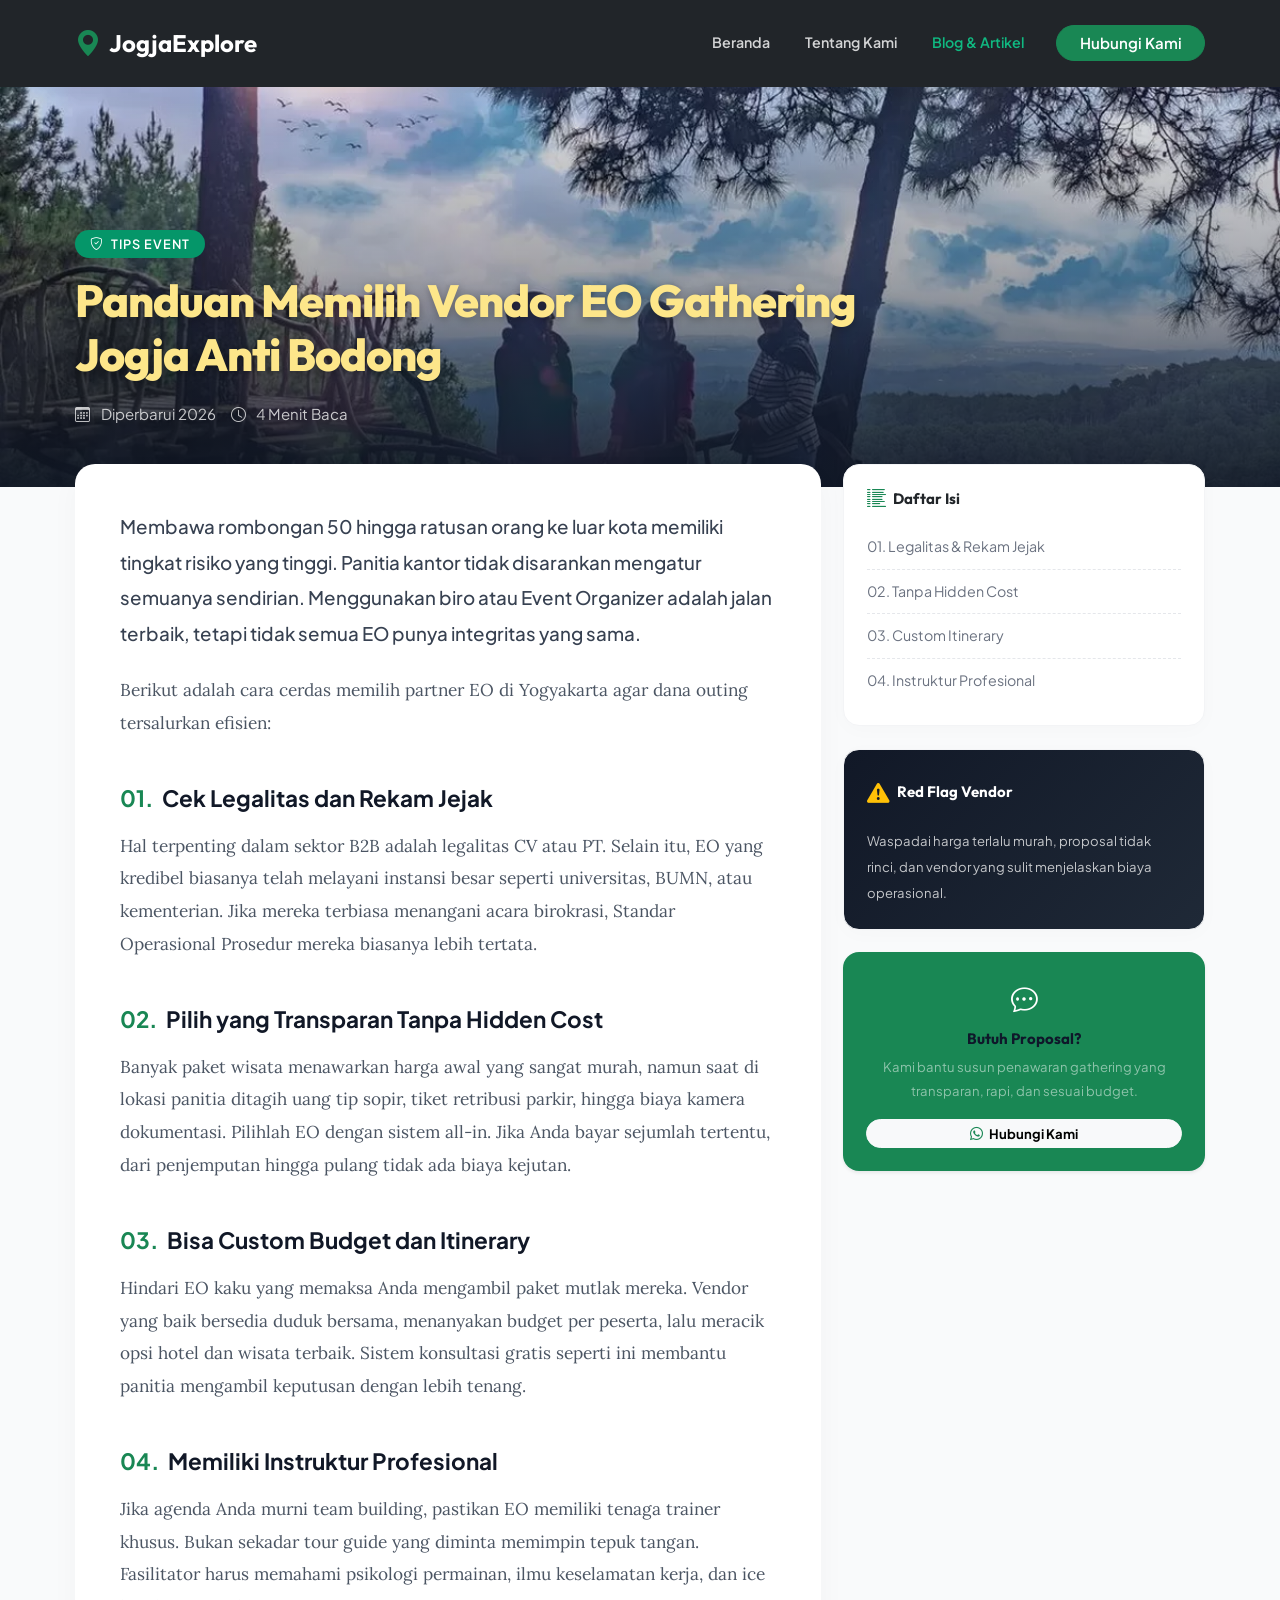
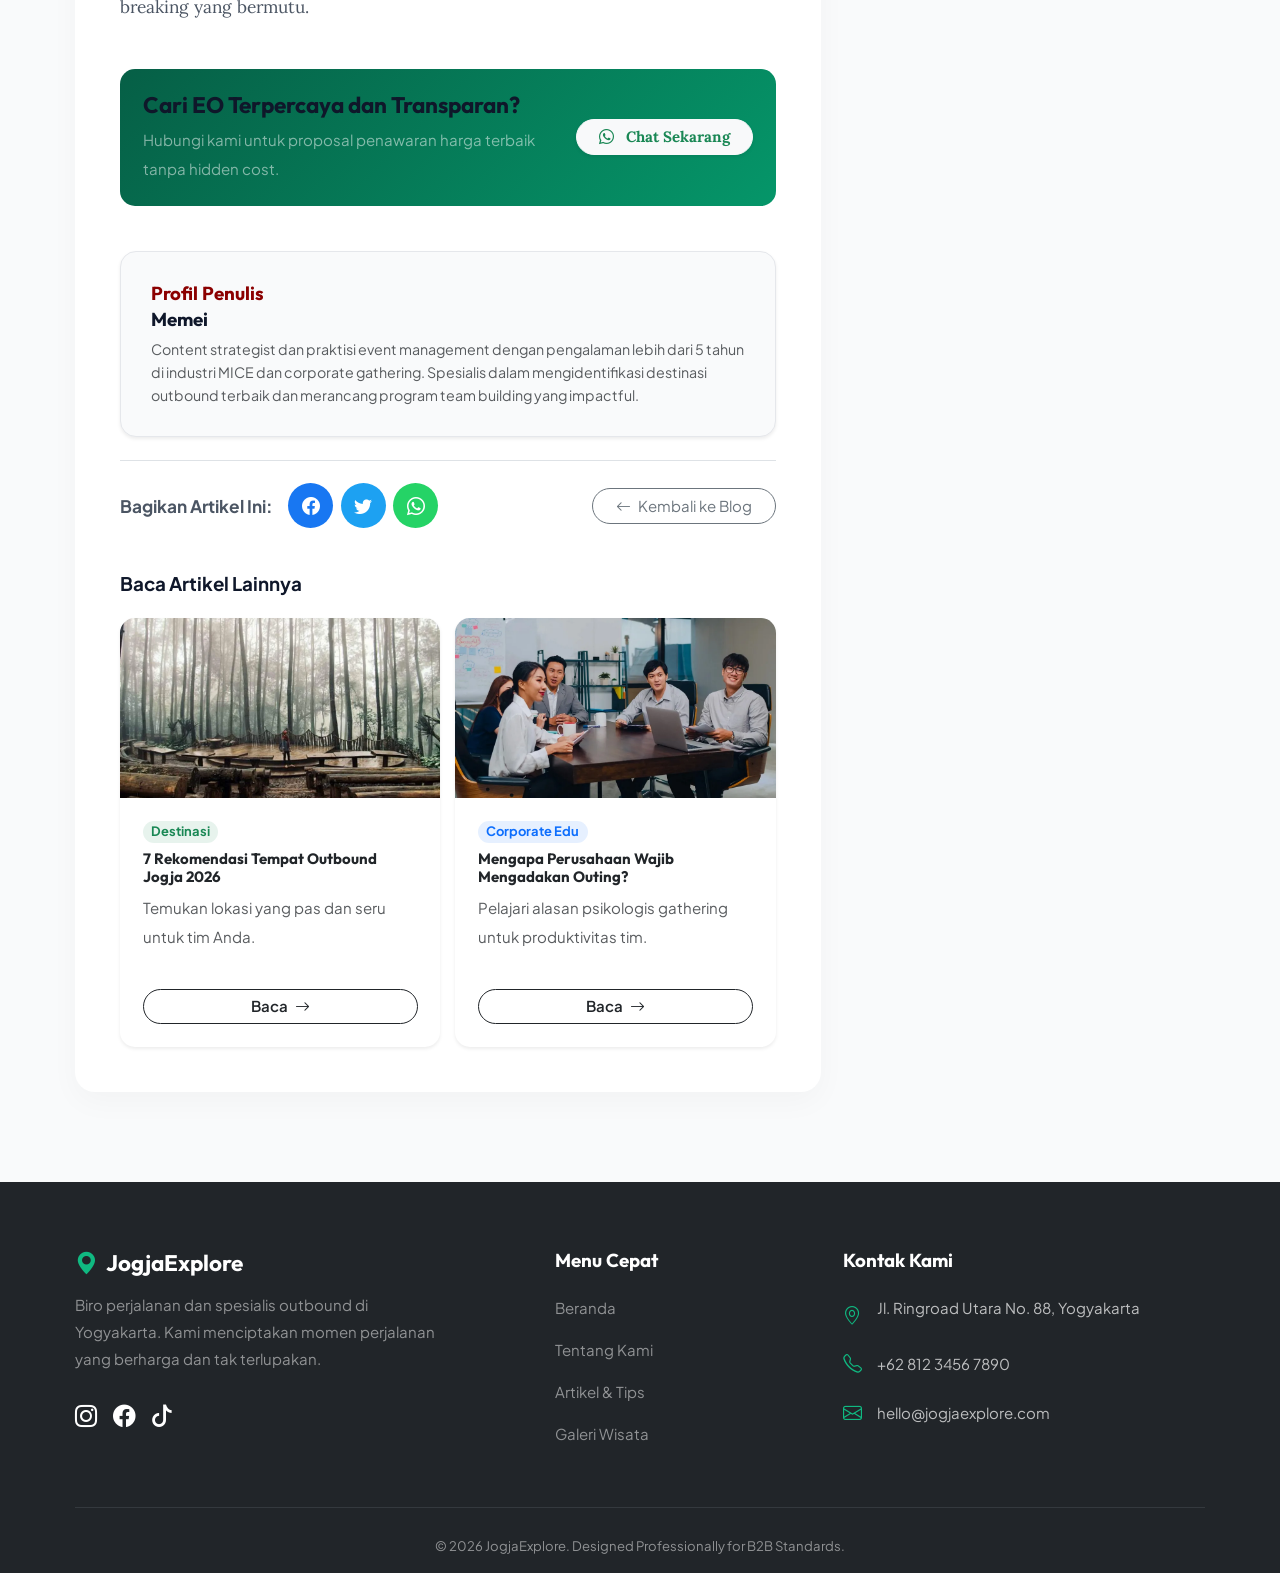
<file: artikel-3.html>
﻿<!DOCTYPE html>
<html lang="id">
<head>
    <meta charset="UTF-8">
    <meta name="viewport" content="width=device-width, initial-scale=1.0">
    <title>Tips Memilih EO Gathering - JogjaExplore</title>
    <meta name="description" content="Panduan lengkap cara memilih Event Organizer terpercaya untuk gathering perusahaan Anda agar tidak bodong dan transparan biaya.">
    <meta name="keywords" content="memilih EO gathering, event organizer terpercaya, tips memilih vendor, gathering jogja">
    <meta name="robots" content="index, follow, max-snippet:-1, max-image-preview:large, max-video-preview:-1">
    <meta property="og:type" content="article">
    <meta property="og:title" content="Panduan Memilih Vendor EO Gathering Jogja">
    <meta property="og:description" content="Tips memilih Event Organizer profesional untuk gathering perusahaan tanpa hidden cost dan dengan standar internasional.">
    <meta property="og:image" content="https://jogjaexplore.com/images/og-artikel-3.jpg">
    <meta property="og:site_name" content="JogjaExplore">
    <meta property="og:locale" content="id_ID">
    <meta name="twitter:card" content="summary_large_image">
    <meta name="twitter:title" content="Tips Memilih EO Gathering">
    <meta name="theme-color" content="#059669">
    <link rel="icon" type="image/svg+xml" href="favicon.svg">
    <link rel="apple-touch-icon" href="favicon.svg">

    <link rel="preconnect" href="https://fonts.googleapis.com">
    <link rel="preconnect" href="https://fonts.gstatic.com" crossorigin>
    <link href="https://fonts.googleapis.com/css2?family=Lora:ital,wght@0,400;0,500;0,600;1,400&family=Plus+Jakarta+Sans:wght@400;500;600;700;800&display=swap" rel="stylesheet">
    <link href="https://cdn.jsdelivr.net/npm/bootstrap@5.3.0/dist/css/bootstrap.min.css" rel="stylesheet">
    <link rel="stylesheet" href="https://cdn.jsdelivr.net/npm/bootstrap-icons@1.11.1/font/bootstrap-icons.css">
    <link rel="stylesheet" href="style.css">
    <link rel="stylesheet" href="floating-buttons.css">

    <style>
        :root {
            --primary-color: #059669;
            --text-main: #374151;
            --bg-light: #F9FAFB;
        }

        body {
            font-family: 'Plus Jakarta Sans', sans-serif;
            background-color: var(--bg-light);
            color: var(--text-main);
        }

        .article-hero {
            position: relative;
            height: 400px;
            background-size: cover;
            background-position: center;
            display: flex;
            align-items: flex-end;
            padding-bottom: 4rem;
        }

        .article-hero::before {
            content: '';
            position: absolute;
            inset: 0;
            background: linear-gradient(to top, rgba(17, 24, 39, 0.9) 0%, rgba(17, 24, 39, 0.4) 50%, rgba(17, 24, 39, 0.1) 100%);
        }

        .hero-content {
            position: relative;
            z-index: 2;
            color: white;
        }

        .hero-badge {
            background: var(--primary-color);
            color: white;
            padding: 0.4rem 1rem;
            border-radius: 50px;
            font-size: 0.85rem;
            font-weight: 600;
            letter-spacing: 1px;
            text-transform: uppercase;
        }

        .hero-title {
            color: #FDE68A !important;
            font-weight: 800;
            font-size: clamp(2rem, 4vw, 3rem);
            line-height: 1.2;
            margin: 1.2rem 0;
            letter-spacing: -1px;
            text-shadow: 0 4px 18px rgba(0, 0, 0, 0.65);
        }

        .hero-content .hero-title {
            color: #FDE68A !important;
        }

        .article-wrapper {
            margin-top: -3rem;
            position: relative;
            z-index: 10;
        }

        .article-content {
            background: #ffffff;
            padding: 3rem;
            border-radius: 20px;
            box-shadow: 0 10px 30px rgba(0,0,0,0.03);
            font-family: 'Lora', serif;
            font-size: 1.15rem;
            line-height: 1.9;
            color: #4B5563;
        }

        .article-content p {
            margin-bottom: 1.5rem;
        }

        .article-content h2 {
            font-family: 'Plus Jakarta Sans', sans-serif;
            font-weight: 700;
            color: #111827;
            margin-top: 3rem;
            margin-bottom: 1.2rem;
            font-size: 1.5rem;
            display: flex;
            align-items: center;
        }

        .sidebar-card {
            background: #ffffff;
            border-radius: 16px;
            border: 1px solid #F3F4F6;
            box-shadow: 0 4px 20px rgba(0,0,0,0.02);
            padding: 1.5rem;
            margin-bottom: 1.5rem;
            transition: transform 0.3s ease;
        }

        .sidebar-card:hover {
            transform: translateY(-3px);
            box-shadow: 0 10px 25px rgba(0,0,0,0.05);
        }

        .sidebar-card.text-white h6,
        .sidebar-card.text-white p,
        .sidebar-card.text-white strong {
            color: #ffffff !important;
        }

        .sidebar-card.text-white p {
            color: rgba(255, 255, 255, 0.75) !important;
        }

        .toc-list a {
            color: #6B7280;
            text-decoration: none;
            font-size: 0.95rem;
            display: block;
            padding: 0.6rem 0;
            border-bottom: 1px dashed #E5E7EB;
            transition: all 0.2s ease;
        }

        .toc-list a:hover {
            color: var(--primary-color);
            padding-left: 8px;
            font-weight: 600;
        }

        .toc-list li:last-child a {
            border-bottom: none;
        }

        .author-box {
            background: #F9FAFB;
            border-radius: 16px;
            padding: 2rem;
            margin-top: 3rem;
            border: 1px solid #E5E7EB;
            font-family: 'Plus Jakarta Sans', sans-serif;
        }

        .share-btn {
            width: 45px;
            height: 45px;
            display: inline-flex;
            align-items: center;
            justify-content: center;
            border-radius: 50%;
            color: white;
            font-size: 1.2rem;
            transition: transform 0.2s ease, opacity 0.2s ease;
        }

        .share-btn:hover {
            transform: scale(1.1);
            opacity: 0.9;
            color: white;
        }

        @media (max-width: 768px) {
            .article-hero {
                height: 460px;
                padding-bottom: 3rem;
            }

            .article-content {
                padding: 1.5rem;
                border-radius: 12px;
            }

            .article-wrapper {
                margin-top: -1.5rem;
            }

            .sticky-top {
                position: static !important;
            }

            .article-content .row > .col-6 {
                width: 50% !important;
                flex: 0 0 50% !important;
            }

            .article-content .card-img-top {
                height: 120px !important;
            }

            .article-content .card-title {
                font-size: 0.82rem !important;
                line-height: 1.25;
                margin-bottom: 0.4rem;
            }

            .article-content .card-text {
                display: block !important;
                font-size: 0.72rem !important;
                line-height: 1.35;
                margin-bottom: 0.5rem !important;
            }

            .article-content .card-body {
                padding: 0.85rem !important;
            }

            .article-content .badge {
                font-size: 0.66rem !important;
            }

            .article-content .card .btn {
                font-size: 0.82rem;
                padding: 0.5rem 0.65rem;
            }
        }
    </style>
</head>
<body>
    <nav class="navbar navbar-expand-lg navbar-dark bg-dark py-3">
        <div class="container">
            <a class="navbar-brand text-white fw-bold d-flex align-items-center" href="index.html">
                <i class="bi bi-geo-alt-fill text-success fs-3 me-2"></i> JogjaExplore
            </a>
            <button class="navbar-toggler border-0 shadow-none" type="button" data-bs-toggle="collapse" data-bs-target="#navbarNav">
                <span class="navbar-toggler-icon"></span>
            </button>
            <div class="collapse navbar-collapse justify-content-end" id="navbarNav">
                <ul class="navbar-nav align-items-center">
                    <li class="nav-item"><a class="nav-link" href="index.html">Beranda</a></li>
                    <li class="nav-item"><a class="nav-link" href="about.html">Tentang Kami</a></li>
                    <li class="nav-item"><a class="nav-link active" href="blog.html">Blog & Artikel</a></li>
                    <li class="nav-item ms-lg-3 mt-3 mt-lg-0">
                        <a href="index.html#cta" class="btn btn-success rounded-pill px-4 fw-semibold">Hubungi Kami</a>
                    </li>
                </ul>
            </div>
        </div>
    </nav>

    <header class="article-hero" style="background-image: url('images/blog3.webp');">
        <div class="container hero-content">
            <div class="row">
                <div class="col-lg-9">
                    <span class="hero-badge"><i class="bi bi-shield-check me-1"></i> Tips Event</span>
                    <h1 class="hero-title">Panduan Memilih Vendor EO Gathering Jogja Anti Bodong</h1>
                    <div class="d-flex align-items-center gap-3 fs-6 opacity-75">
                        <span><i class="bi bi-calendar3 me-2"></i> Diperbarui 2026</span>
                        <span><i class="bi bi-clock me-2"></i> 4 Menit Baca</span>
                    </div>
                </div>
            </div>
        </div>
    </header>

    <div class="container pb-5 article-wrapper">
        <div class="row g-4">
            <div class="col-lg-8">
                <div class="sidebar-card d-lg-none mb-4">
                    <h6 class="fw-bold text-dark mb-3 d-flex align-items-center">
                        <i class="bi bi-list-columns-reverse text-success me-2 fs-5"></i> Daftar Isi
                    </h6>
                    <ul class="list-unstyled mb-0 toc-list" style="font-family: 'Plus Jakarta Sans', sans-serif !important;">
                        <li><a href="#toc-1">01. Legalitas & Rekam Jejak</a></li>
                        <li><a href="#toc-2">02. Tanpa Hidden Cost</a></li>
                        <li><a href="#toc-3">03. Custom Itinerary</a></li>
                        <li><a href="#toc-4">04. Instruktur Profesional</a></li>
                    </ul>
                </div>
                <main class="article-content">
                    <p class="lead fw-medium" style="font-family: 'Plus Jakarta Sans', sans-serif; color: #374151;">
                        Membawa rombongan 50 hingga ratusan orang ke luar kota memiliki tingkat risiko yang tinggi. Panitia kantor tidak disarankan mengatur semuanya sendirian. Menggunakan biro atau Event Organizer adalah jalan terbaik, tetapi tidak semua EO punya integritas yang sama.
                    </p>

                    <p>Berikut adalah cara cerdas memilih partner EO di Yogyakarta agar dana outing tersalurkan efisien:</p>

                    <h2 id="toc-1"><span class="text-success me-2">01.</span> Cek Legalitas dan Rekam Jejak</h2>
                    <p>Hal terpenting dalam sektor B2B adalah legalitas CV atau PT. Selain itu, EO yang kredibel biasanya telah melayani instansi besar seperti universitas, BUMN, atau kementerian. Jika mereka terbiasa menangani acara birokrasi, Standar Operasional Prosedur mereka biasanya lebih tertata.</p>

                    <h2 id="toc-2"><span class="text-success me-2">02.</span> Pilih yang Transparan Tanpa Hidden Cost</h2>
                    <p>Banyak paket wisata menawarkan harga awal yang sangat murah, namun saat di lokasi panitia ditagih uang tip sopir, tiket retribusi parkir, hingga biaya kamera dokumentasi. Pilihlah EO dengan sistem all-in. Jika Anda bayar sejumlah tertentu, dari penjemputan hingga pulang tidak ada biaya kejutan.</p>

                    <h2 id="toc-3"><span class="text-success me-2">03.</span> Bisa Custom Budget dan Itinerary</h2>
                    <p>Hindari EO kaku yang memaksa Anda mengambil paket mutlak mereka. Vendor yang baik bersedia duduk bersama, menanyakan budget per peserta, lalu meracik opsi hotel dan wisata terbaik. Sistem konsultasi gratis seperti ini membantu panitia mengambil keputusan dengan lebih tenang.</p>

                    <h2 id="toc-4"><span class="text-success me-2">04.</span> Memiliki Instruktur Profesional</h2>
                    <p>Jika agenda Anda murni team building, pastikan EO memiliki tenaga trainer khusus. Bukan sekadar tour guide yang diminta memimpin tepuk tangan. Fasilitator harus memahami psikologi permainan, ilmu keselamatan kerja, dan ice breaking yang bermutu.</p>

                    <div class="mt-5 p-4 rounded-4" style="background: linear-gradient(135deg, #065F46 0%, #059669 100%); color: white;">
                        <div class="d-flex flex-column flex-md-row align-items-center justify-content-between gap-3">
                            <div>
                                <h4 class="fw-bold mb-2">Cari EO Terpercaya dan Transparan?</h4>
                                <p class="mb-0 text-white-50 small" style="font-family: 'Plus Jakarta Sans';">Hubungi kami untuk proposal penawaran harga terbaik tanpa hidden cost.</p>
                            </div>
                            <a href="https://wa.me/6281234567890" class="btn btn-light rounded-pill px-4 fw-bold text-success text-nowrap shadow-sm" target="_blank">
                                <i class="bi bi-whatsapp me-2"></i> Chat Sekarang
                            </a>
                        </div>
                    </div>

                    <div class="author-box shadow-sm">
                        <h5 class="fw-bold text-dark mb-1" style="color: #8B0000 !important;">Profil Penulis</h5>
                        <h6 class="fw-bold mb-2 fs-5">Memei</h6>
                        <p class="mb-0 text-muted" style="font-size: 0.95rem; line-height: 1.6;">
                            Content strategist dan praktisi event management dengan pengalaman lebih dari 5 tahun di industri MICE dan corporate gathering. Spesialis dalam mengidentifikasi destinasi outbound terbaik dan merancang program team building yang impactful.
                        </p>
                    </div>

                    <div class="d-flex flex-wrap align-items-center gap-3 mt-4 pt-4 border-top" style="font-family: 'Plus Jakarta Sans';">
                        <span class="fw-bold">Bagikan Artikel Ini:</span>
                        <div class="d-flex gap-2">
                            <a href="https://www.facebook.com/share/" class="share-btn" style="background-color: #1877F2;" title="Facebook" target="_blank"><i class="bi bi-facebook"></i></a>
                            <a href="https://twitter.com/intent/tweet/" class="share-btn" style="background-color: #1DA1F2;" title="Twitter" target="_blank"><i class="bi bi-twitter"></i></a>
                            <a href="https://wa.me/?text=" class="share-btn" style="background-color: #25D366;" title="WhatsApp" target="_blank"><i class="bi bi-whatsapp"></i></a>
                        </div>
                        <a href="blog.html" class="btn btn-outline-secondary rounded-pill px-4 ms-md-auto mt-3 mt-md-0">
                            <i class="bi bi-arrow-left me-2"></i>Kembali ke Blog
                        </a>
                    </div>

                    <h3 class="fw-bold mb-4 mt-5 fs-5 fs-md-3" style="font-family: 'Plus Jakarta Sans';">Baca Artikel Lainnya</h3>
                    <div class="row g-3" style="font-family: 'Plus Jakarta Sans';">
                        <div class="col-6 col-md-6">
                            <div class="card h-100 border-0 shadow-sm rounded-4 overflow-hidden">
                                <img src="images/blog1_11zon.webp" class="card-img-top" alt="Rekomendasi Outbound" style="height: 180px; object-fit: cover;">
                                <div class="card-body p-3 p-md-4 d-flex flex-column">
                                    <span class="badge bg-success bg-opacity-10 text-success rounded-pill mb-2 align-self-start">Destinasi</span>
                                    <h5 class="card-title fw-bold fs-6 fs-md-5">7 Rekomendasi Tempat Outbound Jogja 2026</h5>
                                    <p class="card-text text-muted d-none d-md-block flex-grow-1 small">Temukan lokasi yang pas dan seru untuk tim Anda.</p>
                                    <a href="artikel-1.html" class="btn btn-outline-dark mt-3 rounded-pill fw-semibold w-100">Baca <i class="bi bi-arrow-right d-none d-md-inline ms-1"></i></a>
                                </div>
                            </div>
                        </div>
                        <div class="col-6 col-md-6">
                            <div class="card h-100 border-0 shadow-sm rounded-4 overflow-hidden">
                                <img src="images/blog2_11zon.webp" class="card-img-top" alt="Manfaat Outbound" style="height: 180px; object-fit: cover;">
                                <div class="card-body p-3 p-md-4 d-flex flex-column">
                                    <span class="badge bg-primary bg-opacity-10 text-primary rounded-pill mb-2 align-self-start">Corporate Edu</span>
                                    <h5 class="card-title fw-bold fs-6 fs-md-5">Mengapa Perusahaan Wajib Mengadakan Outing?</h5>
                                    <p class="card-text text-muted d-none d-md-block flex-grow-1 small">Pelajari alasan psikologis gathering untuk produktivitas tim.</p>
                                    <a href="artikel-2.html" class="btn btn-outline-dark mt-3 rounded-pill fw-semibold w-100">Baca <i class="bi bi-arrow-right d-none d-md-inline ms-1"></i></a>
                                </div>
                            </div>
                        </div>
                    </div>
                </main>
            </div>

            <div class="col-lg-4 d-none d-lg-block">
                <div class="sticky-top" style="top: 20px;">
                    <div class="sidebar-card">
                        <h6 class="fw-bold text-dark mb-3 d-flex align-items-center">
                            <i class="bi bi-list-columns-reverse text-success me-2 fs-5"></i> Daftar Isi
                        </h6>
                        <ul class="list-unstyled mb-0 toc-list" style="font-family: 'Plus Jakarta Sans', sans-serif !important;">
                            <li><a href="#toc-1">01. Legalitas & Rekam Jejak</a></li>
                            <li><a href="#toc-2">02. Tanpa Hidden Cost</a></li>
                            <li><a href="#toc-3">03. Custom Itinerary</a></li>
                            <li><a href="#toc-4">04. Instruktur Profesional</a></li>
                        </ul>
                    </div>

                    <div class="sidebar-card text-white" style="background: linear-gradient(135deg, #111827 0%, #1F2937 100%);">
                        <div class="d-flex align-items-center mb-3">
                            <i class="bi bi-exclamation-triangle-fill text-warning fs-4 me-2"></i>
                            <h6 class="mb-0 fw-bold">Red Flag Vendor</h6>
                        </div>
                        <p class="mb-0 small text-white-50 lh-lg" style="font-family: 'Plus Jakarta Sans';">
                            Waspadai harga terlalu murah, proposal tidak rinci, dan vendor yang sulit menjelaskan biaya operasional.
                        </p>
                    </div>

                    <div class="card border-0 shadow-sm mb-4 overflow-hidden sidebar-card p-0">
                        <div class="card-body p-0">
                            <div class="bg-success text-white p-4 text-center rounded-3">
                                <i class="bi bi-chat-dots fs-3 mb-2 d-block"></i>
                                <h6 class="fw-bold mb-2">Butuh Proposal?</h6>
                                <p class="small mb-3 text-white-50">Kami bantu susun penawaran gathering yang transparan, rapi, dan sesuai budget.</p>
                                <a href="https://wa.me/6281234567890" class="btn btn-light btn-sm rounded-pill fw-bold w-100" target="_blank">
                                    <i class="bi bi-whatsapp me-1 text-success"></i> Hubungi Kami
                                </a>
                            </div>
                        </div>
                    </div>
                </div>
            </div>
        </div>
    </div>

    <footer class="bg-dark text-white pt-5 pb-3 mt-5">
        <div class="container pt-4">
            <div class="row mb-4">
                <div class="col-lg-4 mb-4 text-lg-start text-center">
                    <h4 class="fw-bold mb-3 d-flex align-items-center justify-content-center justify-content-lg-start">
                        <i class="bi bi-geo-alt-fill text-success me-2"></i> JogjaExplore
                    </h4>
                    <p class="text-white-50" style="line-height: 1.8;">Biro perjalanan dan spesialis outbound di Yogyakarta. Kami menciptakan momen perjalanan yang berharga dan tak terlupakan.</p>
                    <div class="d-flex gap-3 mt-4 justify-content-center justify-content-lg-start">
                        <a href="#" class="fs-4 text-white hover-lift"><i class="bi bi-instagram"></i></a>
                        <a href="#" class="fs-4 text-white hover-lift"><i class="bi bi-facebook"></i></a>
                        <a href="#" class="fs-4 text-white hover-lift"><i class="bi bi-tiktok"></i></a>
                    </div>
                </div>
                <div class="col-lg-3 offset-lg-1 mb-4 text-lg-start text-center">
                    <h5 class="fw-bold mb-4">Menu Cepat</h5>
                    <ul class="list-unstyled d-flex flex-column gap-3 text-white-50">
                        <li><a href="index.html" class="text-white-50 text-decoration-none">Beranda</a></li>
                        <li><a href="about.html" class="text-white-50 text-decoration-none">Tentang Kami</a></li>
                        <li><a href="blog.html" class="text-white-50 text-decoration-none">Artikel & Tips</a></li>
                        <li><a href="index.html#paket" class="text-white-50 text-decoration-none">Galeri Wisata</a></li>
                    </ul>
                </div>
                <div class="col-lg-4 mb-4 text-lg-start text-center">
                    <h5 class="fw-bold mb-4">Kontak Kami</h5>
                    <ul class="list-unstyled d-flex flex-column gap-3 text-white-50">
                        <li class="d-flex align-items-start justify-content-center justify-content-lg-start">
                            <i class="bi bi-geo-alt text-success me-3 mt-1 fs-5"></i>
                            <span>Jl. Ringroad Utara No. 88, Yogyakarta</span>
                        </li>
                        <li class="d-flex align-items-center justify-content-center justify-content-lg-start">
                            <i class="bi bi-telephone text-success me-3 fs-5"></i>
                            <span>+62 812 3456 7890</span>
                        </li>
                        <li class="d-flex align-items-center justify-content-center justify-content-lg-start">
                            <i class="bi bi-envelope text-success me-3 fs-5"></i>
                            <span>hello@jogjaexplore.com</span>
                        </li>
                    </ul>
                </div>
            </div>
            <hr class="border-secondary mb-4">
            <div class="text-center text-white-50">
                <small>&copy; 2026 JogjaExplore. Designed Professionally for B2B Standards.</small>
            </div>
        </div>
    </footer>

    <a href="https://wa.me/6281234567890?text=Halo%20saya%20tertarik%20dengan%20paket%20tour%20Anda" class="floating-wa" target="_blank" rel="noopener noreferrer" aria-label="Chat WhatsApp"><i class="bi bi-whatsapp"></i></a>
    <a href="#" class="back-to-top" aria-label="Scroll to top"><i class="bi bi-arrow-up"></i></a>
    <script src="https://cdn.jsdelivr.net/npm/bootstrap@5.3.0/dist/js/bootstrap.bundle.min.js"></script>
    <script>
        window.addEventListener('scroll', function() {
            const floatingWA = document.querySelector('.floating-wa');
            const backToTop = document.querySelector('.back-to-top');

            if (window.scrollY > 300) {
                if (floatingWA) floatingWA.classList.add('show');
                if (backToTop) backToTop.classList.add('show');
            } else {
                if (floatingWA) floatingWA.classList.remove('show');
                if (backToTop) backToTop.classList.remove('show');
            }
        });

        const backToTopBtn = document.querySelector('.back-to-top');
        if (backToTopBtn) {
            backToTopBtn.addEventListener('click', function(e) {
                e.preventDefault();
                window.scrollTo({ top: 0, behavior: 'smooth' });
            });
        }

        document.querySelectorAll('a[href^="#toc-"]').forEach(anchor => {
            anchor.addEventListener('click', function (e) {
                e.preventDefault();
                const target = document.querySelector(this.getAttribute('href'));
                const offset = 40;
                const bodyRect = document.body.getBoundingClientRect().top;
                const elementRect = target.getBoundingClientRect().top;
                const elementPosition = elementRect - bodyRect;
                const offsetPosition = elementPosition - offset;

                window.scrollTo({
                    top: offsetPosition,
                    behavior: 'smooth'
                });
            });
        });
    </script>
</body>
</html>
</file>
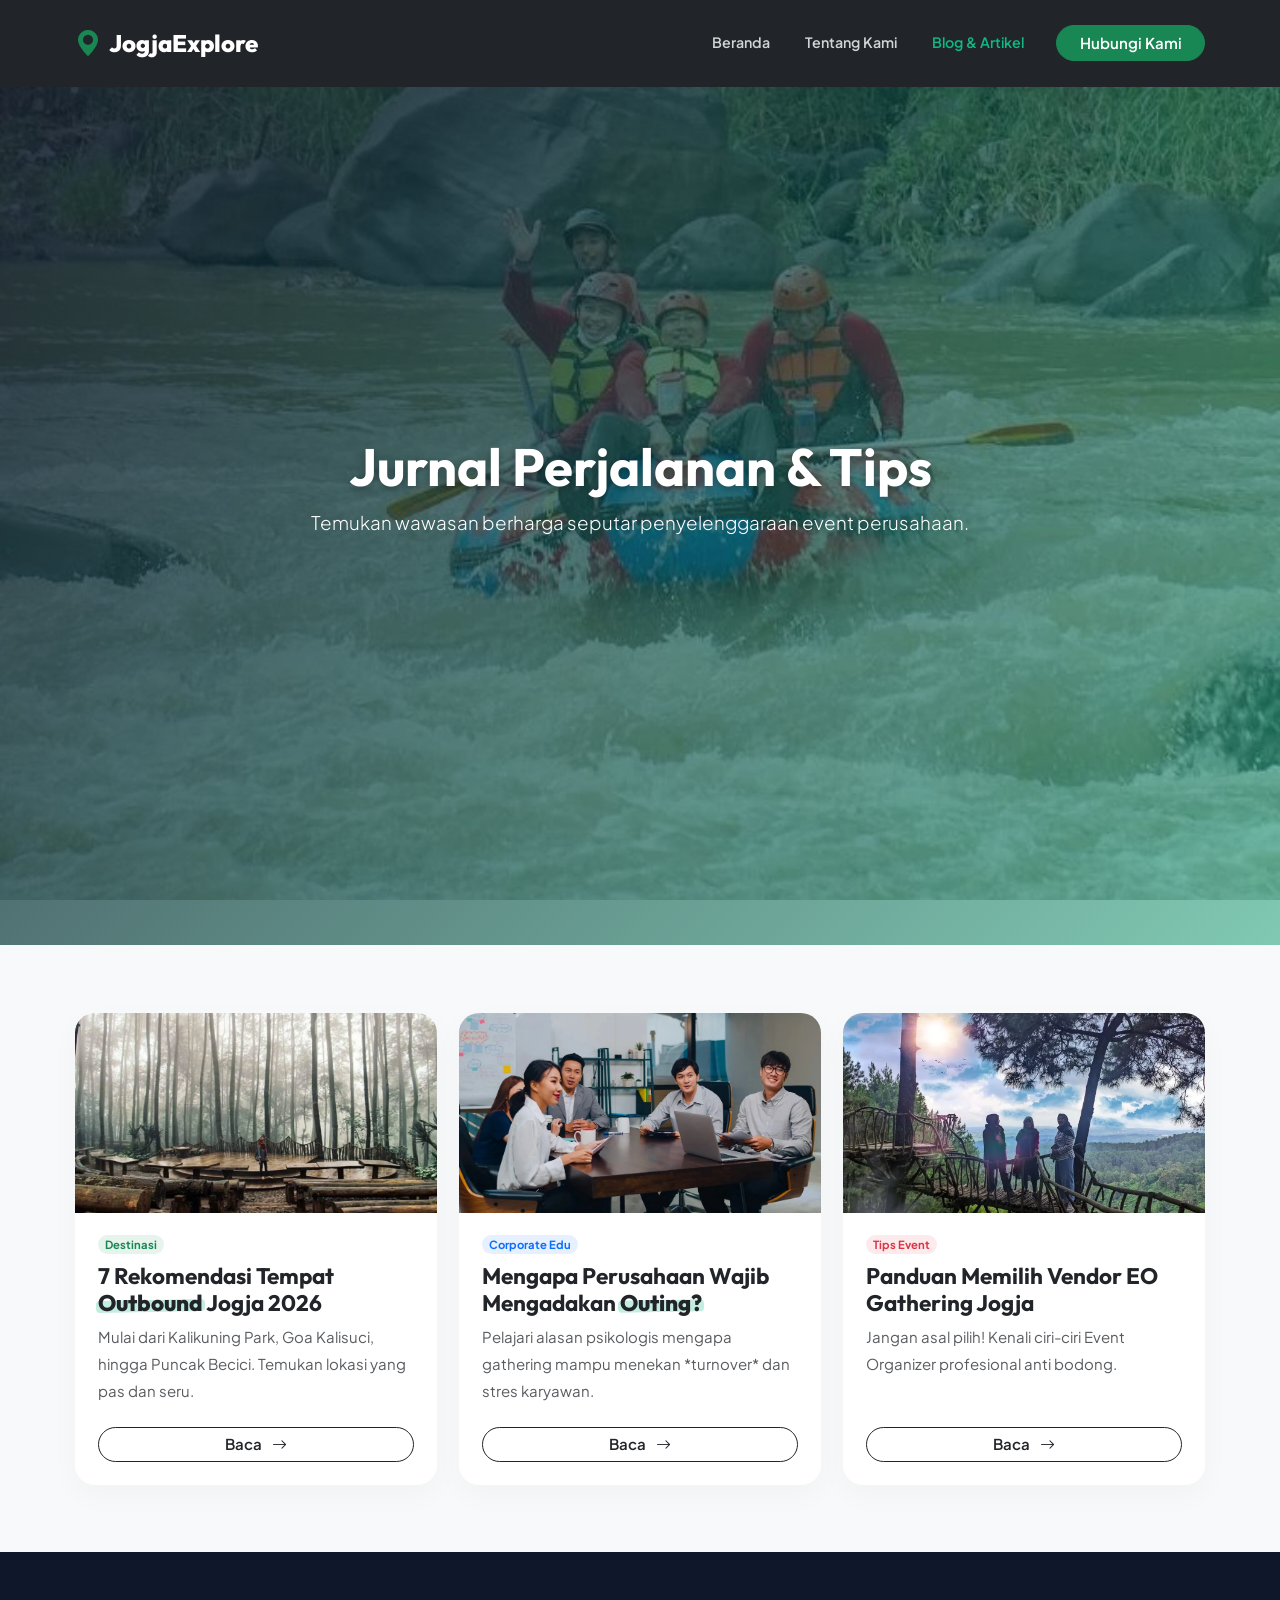
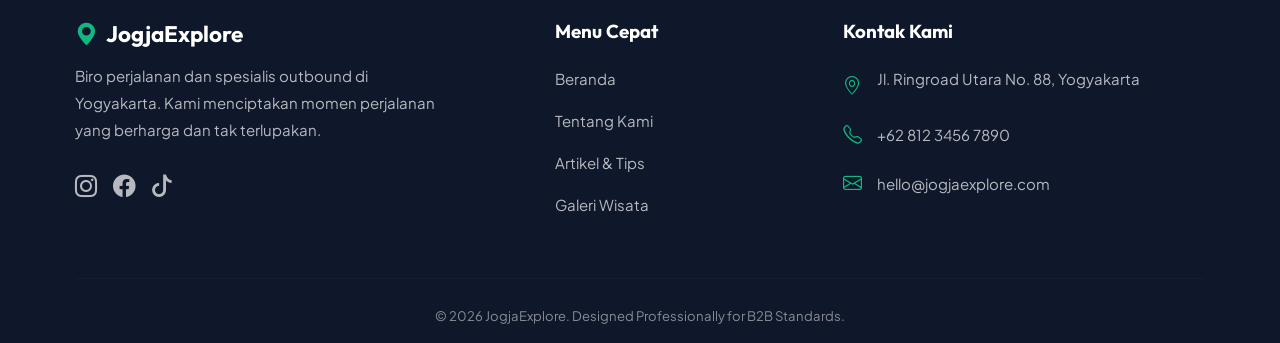
<file: blog.html>
<!DOCTYPE html>
<html lang="id">
<head>
    <meta charset="UTF-8">
    <meta name="viewport" content="width=device-width, initial-scale=1.0">
    <title>Blog & Tips Edukasi - JogjaExplore</title>
    <meta name="description" content="Blog dan artikel edukasi tentang outbound, team building, dan corporate gathering di Yogyakarta dari para ahli event management.">
    <meta name="keywords" content="blog outbound, tips team building, artikel gathering, panduan event organizer jogja">
    <meta name="robots" content="index, follow, max-snippet:-1, max-image-preview:large, max-video-preview:-1">
    <meta property="og:type" content="website">
    <meta property="og:title" content="Blog & Tips Edukasi - JogjaExplore">
    <meta property="og:description" content="Baca artikel bermanfaat tentang event management dan corporate gathering dari para profesional.">
    <meta property="og:image" content="https://jogjaexplore.com/images/og-blog.jpg">
    <meta property="og:site_name" content="JogjaExplore">
    <meta property="og:locale" content="id_ID">
    <meta name="twitter:card" content="summary_large_image">
    <meta name="twitter:title" content="Blog & Tips Edukasi - JogjaExplore">
    <meta name="theme-color" content="#059669">
    <link rel="icon" type="image/svg+xml" href="favicon.svg">
    <link rel="apple-touch-icon" href="favicon.svg">
    <link href="https://cdn.jsdelivr.net/npm/bootstrap@5.3.0/dist/css/bootstrap.min.css" rel="stylesheet">
    <link rel="stylesheet" href="https://cdn.jsdelivr.net/npm/bootstrap-icons@1.11.1/font/bootstrap-icons.css">
    <link href="https://unpkg.com/aos@2.3.1/dist/aos.css" rel="stylesheet">
    <link rel="stylesheet" href="style.css">
    <link rel="stylesheet" href="floating-buttons.css">
</head>
<body>

    <nav class="navbar navbar-expand-lg navbar-dark bg-dark fixed-top">
        <div class="container">
            <a class="navbar-brand d-flex align-items-center" href="index.html">
                <i class="bi bi-geo-alt-fill text-success fs-3 me-2"></i> JogjaExplore
            </a>
            <button class="navbar-toggler border-0 shadow-none" type="button" data-bs-toggle="collapse" data-bs-target="#navbarNav">
                <span class="navbar-toggler-icon"></span>
            </button>
            <div class="collapse navbar-collapse justify-content-end" id="navbarNav">
                <ul class="navbar-nav align-items-center">
                    <li class="nav-item"><a class="nav-link" href="index.html">Beranda</a></li>
                    <li class="nav-item"><a class="nav-link" href="about.html">Tentang Kami</a></li>
                    <li class="nav-item"><a class="nav-link active" href="blog.html">Blog & Artikel</a></li>
                    <li class="nav-item ms-lg-3 mt-3 mt-lg-0">
                        <a href="index.html#cta" class="btn btn-success rounded-pill px-4 fw-semibold">Hubungi Kami</a>
                    </li>
                </ul>
            </div>
        </div>
    </nav>

    <header class="hero-section hero-inner mt-5" style="background-image: url('images/galeri2_11zon.webp');">
        <div class="container hero-content text-center" data-aos="fade-in">
            <h1 class="display-4 fw-bold">Jurnal Perjalanan & Tips</h1>
            <p class="lead">Temukan wawasan berharga seputar penyelenggaraan event perusahaan.</p>
        </div>
    </header>

    <section class="py-5 bg-light">
        <div class="container py-4">
            <div class="row g-3 g-md-4">
                <div class="col-6 col-lg-4" data-aos="fade-up" data-aos-delay="100">
                    <div class="card h-100">
                        <img src="images/blog1_11zon.webp" class="card-img-top" alt="Rekomendasi Outbound">
                        <div class="card-body">
                            <span class="badge bg-success bg-opacity-10 text-success rounded-pill align-self-start mb-2">Destinasi</span>
                            <h4 class="card-title fw-bold">7 Rekomendasi Tempat <span class="text-highlight">Outbound</span> Jogja 2026</h4>
                            <p class="card-text text-muted mb-4 d-none d-md-block">Mulai dari Kalikuning Park, Goa Kalisuci, hingga Puncak Becici. Temukan lokasi yang pas dan seru.</p>
                            <a href="artikel-1.html" class="btn btn-outline-dark mt-auto rounded-pill fw-semibold w-100">Baca <i class="bi bi-arrow-right d-none d-md-inline ms-2"></i></a>
                        </div>
                    </div>
                </div>

                <div class="col-6 col-lg-4" data-aos="fade-up" data-aos-delay="200">
                    <div class="card h-100">
                        <img src="images/blog2_11zon.webp" class="card-img-top" alt="Manfaat Outbound">
                        <div class="card-body">
                            <span class="badge bg-primary bg-opacity-10 text-primary rounded-pill align-self-start mb-2">Corporate Edu</span>
                            <h4 class="card-title fw-bold">Mengapa Perusahaan Wajib Mengadakan <span class="text-highlight">Outing?</span></h4>
                            <p class="card-text text-muted mb-4 d-none d-md-block">Pelajari alasan psikologis mengapa gathering mampu menekan *turnover* dan stres karyawan.</p>
                            <a href="artikel-2.html" class="btn btn-outline-dark mt-auto rounded-pill fw-semibold w-100">Baca <i class="bi bi-arrow-right d-none d-md-inline ms-2"></i></a>
                        </div>
                    </div>
                </div>

                <div class="col-6 col-lg-4" data-aos="fade-up" data-aos-delay="300">
                    <div class="card h-100">
                        <img src="images/blog3.webp" class="card-img-top" alt="Tips Memilih EO">
                        <div class="card-body">
                            <span class="badge bg-danger bg-opacity-10 text-danger rounded-pill align-self-start mb-2">Tips Event</span>
                            <h4 class="card-title fw-bold">Panduan Memilih Vendor EO Gathering Jogja</h4>
                            <p class="card-text text-muted mb-4 d-none d-md-block">Jangan asal pilih! Kenali ciri-ciri Event Organizer profesional anti bodong.</p>
                            <a href="artikel-3.html" class="btn btn-outline-dark mt-auto rounded-pill fw-semibold w-100">Baca <i class="bi bi-arrow-right d-none d-md-inline ms-2"></i></a>
                        </div>
                    </div>
                </div>
            </div>
        </div>
    </section>

    <footer class="pt-5 pb-3">
        <div class="container pt-4">
            <div class="row mb-4">
                <div class="col-lg-4 mb-4 text-lg-start">
                    <h4 class="fw-bold mb-3 d-flex align-items-center justify-content-lg-start">
                        <i class="bi bi-geo-alt-fill text-success me-2"></i> JogjaExplore
                    </h4>
                    <p style="color: rgba(255,255,255,0.7); line-height: 1.8;">Biro perjalanan dan spesialis outbound di Yogyakarta. Kami menciptakan momen perjalanan yang berharga dan tak terlupakan.</p>
                    <div class="d-flex gap-3 mt-4 justify-content-lg-start">
                        <a href="#" class="fs-4 hover-lift"><i class="bi bi-instagram"></i></a>
                        <a href="#" class="fs-4 hover-lift"><i class="bi bi-facebook"></i></a>
                        <a href="#" class="fs-4 hover-lift"><i class="bi bi-tiktok"></i></a>
                    </div>
                </div>
                <div class="col-lg-3 offset-lg-1 mb-4 text-lg-start">
                    <h5 class="fw-bold mb-4">Menu Cepat</h5>
                    <ul class="list-unstyled d-flex flex-column gap-3" style="color: rgba(255,255,255,0.7);">
                        <li><a href="index.html">Beranda</a></li>
                        <li><a href="about.html">Tentang Kami</a></li>
                        <li><a href="blog.html">Artikel & Tips</a></li>
                        <li><a href="index.html#paket">Galeri Wisata</a></li>
                    </ul>
                </div>
                <div class="col-lg-4 mb-4 text-lg-start">
                    <h5 class="fw-bold mb-4">Kontak Kami</h5>
                    <ul class="list-unstyled d-flex flex-column gap-3" style="color: rgba(255,255,255,0.7);">
                        <li class="d-flex align-items-start justify-content-lg-start">
                            <i class="bi bi-geo-alt text-success me-3 mt-1 fs-5"></i> 
                            <span>Jl. Ringroad Utara No. 88, Yogyakarta</span>
                        </li>
                        <li class="d-flex align-items-center justify-content-lg-start">
                            <i class="bi bi-telephone text-success me-3 fs-5"></i> 
                            <span>+62 812 3456 7890</span>
                        </li>
                        <li class="d-flex align-items-center justify-content-lg-start">
                            <i class="bi bi-envelope text-success me-3 fs-5"></i> 
                            <span>hello@jogjaexplore.com</span>
                        </li>
                    </ul>
                </div>
            </div>
            <hr style="border-color: rgba(255,255,255,0.1);" class="mb-4">
            <div class="text-center" style="color: rgba(255,255,255,0.5);">
                <small>&copy; 2026 JogjaExplore. Designed Professionally for B2B Standards.</small>
            </div>
        </div>
    </footer>

    <a href="https://wa.me/6281234567890?text=Halo%20saya%20tertarik%20dengan%20paket%20tour%20Anda" class="floating-wa" target="_blank" rel="noopener noreferrer" aria-label="Chat WhatsApp"><i class="bi bi-whatsapp"></i></a>
    <a href="#" class="back-to-top" aria-label="Scroll to top"><i class="bi bi-arrow-up"></i></a>
    <script src="https://cdn.jsdelivr.net/npm/bootstrap@5.3.0/dist/js/bootstrap.bundle.min.js"></script>
    <script src="https://unpkg.com/aos@2.3.1/dist/aos.js"></script>
    <script src="script.js"></script>
</body>
</html>
</file>
<file: style.css>
/* =========================================
   1. GOOGLE FONTS & RESET (MODERN TYPOGRAPHY)
========================================= */
@import url('https://fonts.googleapis.com/css2?family=Outfit:wght@400;600;700;800&family=Plus+Jakarta+Sans:wght@400;500;600&display=swap');

html, body {
    overflow-x: hidden;
    font-family: 'Plus Jakarta Sans', sans-serif;
    font-size: 15px;
    line-height: 1.8;
    color: #334155;
    background-color: #fcfcfc;
    width: 100%;
    max-width: 100vw;
}

/* Container and Row Safety */
.container, .container-fluid {
    max-width: 100%;
    padding-left: var(--content-gutter);
    padding-right: var(--content-gutter);
}

h1, h2, h3, h4, h5, h6, .navbar-brand {
    font-family: 'Outfit', sans-serif;
    color: #0f172a;
}

/* Image Safety - Prevent Horizontal Overflow */
img {
    max-width: 100%;
    height: auto;
    display: block;
}

/* Button Safety */
.btn {
    max-width: 100%;
    word-wrap: break-word;
}

:root {
    --primary: #059669; /* Emerald Green Tetap Dipertahankan */
    --accent: #10b981; 
    --dark: #0f172a;
    --content-gutter: clamp(1.75rem, 6vw, 5rem);
}

/* =========================================
   2. ELEMEN KREATIF (HIGHLIGHT & POP-ART)
========================================= */
.text-highlight {
    position: relative; display: inline-block; z-index: 1; font-weight: 800;
}
.text-highlight::after {
    content: ''; position: absolute; bottom: 4px; left: -2px; right: -2px; height: 12px;
    background-color: rgba(16, 185, 129, 0.25); z-index: -1; transform: rotate(-1deg); border-radius: 4px;
}

.pop-art-img-wrapper {
    position: relative; display: inline-block; z-index: 1;
}
.pop-art-img-wrapper::before {
    content: ''; position: absolute; top: 15px; left: -15px; right: 15px; bottom: -15px;
    background-image: radial-gradient(var(--primary) 2px, transparent 2px); background-size: 15px 15px;
    background-color: #ecfdf5; border-radius: 20px; z-index: -1; border: 2px solid var(--dark);
}
.pop-art-img {
    border: 2px solid var(--dark); border-radius: 20px; box-shadow: 8px 8px 0px var(--primary); transition: transform 0.3s ease; width: 100%;
}
.pop-art-img:hover { transform: translate(-4px, -4px); box-shadow: 12px 12px 0px var(--primary); }

.spin-wrapper {
    position: absolute; bottom: 20px; right: var(--content-gutter); width: 140px; height: 140px; z-index: 10;
}
.spin-img { width: 100%; height: 100%; animation: spin-slow 15s linear infinite; }
@keyframes spin-slow { 100% { transform: rotate(360deg); } }

/* =========================================
   3. NAVBAR, HERO, & MARQUEE
========================================= */
.navbar { transition: all 0.3s ease; padding: 15px 0; }
.navbar.scrolled {
    background-color: rgba(15, 23, 42, 0.98) !important; backdrop-filter: blur(10px); padding: 10px 0; box-shadow: 0 4px 20px rgba(0,0,0,0.05);
}
.navbar-collapse { overflow-y: visible; }
.navbar-brand { font-weight: 800; font-size: 1.6rem; color: #fff !important; }
.nav-link { font-weight: 600; color: rgba(255,255,255,0.8) !important; font-size: 0.95rem; margin: 0 10px; position: relative; }
.nav-link:hover, .nav-link.active { color: var(--accent) !important; }

.hero-section {
    min-height: 100vh; min-height: 100svh; background-size: cover; background-position: center; background-attachment: fixed; position: relative; display: flex; align-items: center; padding-top: 80px; padding-bottom: 80px; overflow: hidden;
}
.hero-section::before {
    content: ''; position: absolute; inset: 0; background: linear-gradient(135deg, rgba(15, 23, 42, 0.85) 0%, rgba(5, 150, 105, 0.5) 100%);
}
.hero-content { position: relative; z-index: 1; color: white; width: 100%; text-align: left; }
.hero-content h1 { color: white !important; text-shadow: 0 2px 8px rgba(0, 0, 0, 0.3); }
.hero-content .lead { margin-left: 0 !important; }
.hero-content .d-flex { justify-content: flex-start !important; }
.hero-inner { min-height: 100vh; min-height: 100svh; }

.client-section { background: white; padding: 35px 0; border-bottom: 1px solid #e2e8f0; }
.marquee-wrapper { overflow: hidden; white-space: nowrap; width: 100%; position: relative; }
.marquee-track { display: inline-flex; align-items: center; animation: marquee 25s linear infinite; }
.marquee-track:hover { animation-play-state: paused; }
@keyframes marquee { 0% { transform: translateX(0); } 100% { transform: translateX(-50%); } }
.client-logo { font-size: 1.25rem; font-family: 'Outfit', sans-serif; font-weight: 700; color: #94a3b8; margin: 0 40px; text-transform: uppercase; transition: color 0.3s; cursor: default; }
.client-logo:hover { color: var(--primary); }

/* =========================================
   4. CARDS & GRID
========================================= */
.card {
    border: none; border-radius: 20px; box-shadow: 0 10px 30px rgba(0,0,0,0.03);
    transition: all 0.4s ease; overflow: hidden; height: 100%; display: flex; flex-direction: column; background: #ffffff; max-width: 100%;
}
.card:hover { transform: translateY(-10px); box-shadow: 0 20px 40px rgba(5, 150, 105, 0.15); }
.card-img-top { height: 200px; object-fit: cover; width: 100%; max-width: 100%; transition: transform 0.5s ease; }
.card:hover .card-img-top { transform: scale(1.05); }
.card-body { padding: 1.5rem; display: flex; flex-direction: column; flex-grow: 1; }
.icon-box {
    width: 65px; height: 65px; background: linear-gradient(135deg, var(--primary), var(--accent));
    color: white; border-radius: 18px; display: flex; align-items: center; justify-content: center;
    font-size: 1.8rem; margin-bottom: 20px; transform: rotate(-5deg); transition: all 0.3s ease;
}
.card:hover .icon-box { transform: rotate(0deg) scale(1.1); }
.price-tag { font-size: 1.3rem; font-weight: 700; color: var(--primary); font-family: 'Outfit', sans-serif; margin: 10px 0; }

.gallery-item { overflow: hidden; border-radius: 16px; box-shadow: 0 5px 15px rgba(0,0,0,0.08); }
.gallery-img { height: 250px; width: 100%; object-fit: cover; transition: transform 0.5s; }
.gallery-item:hover .gallery-img { transform: scale(1.1); }
.testimonial-card { background: #fff; border-radius: 20px; padding: 2rem; box-shadow: 0 10px 30px rgba(0,0,0,0.03); height: 100%; display: flex; flex-direction: column; }

/* =========================================
   5. CTA SECTION, FAQ, & ARTICLE
========================================= */
.cta-section { background: linear-gradient(135deg, var(--primary) 0%, #064e3b 100%); position: relative; border-radius: 30px; overflow: hidden; box-shadow: 0 20px 40px rgba(5, 150, 105, 0.3); }
.accordion-item { border: none; background: #fff; border-radius: 15px !important; margin-bottom: 15px; box-shadow: 0 5px 15px rgba(0,0,0,0.03); overflow: hidden; }
.accordion-button { font-weight: 600; font-family: 'Outfit', sans-serif; color: var(--dark); padding: 1.2rem 1.5rem; box-shadow: none !important; }
.accordion-button:not(.collapsed) { color: var(--primary); background-color: rgba(5, 150, 105, 0.05); }
.accordion-body { color: #64748b; padding: 0 1.5rem 1.2rem 1.5rem; }

.article-body { background: white; border-radius: 20px; padding: 40px; box-shadow: 0 10px 30px rgba(0,0,0,0.03); margin-top: -80px; position: relative; z-index: 2; }
.article-body p, .article-body ul { color: #475569; font-size: 1.05rem; }

/* FOOTER LENGKAP UTUH - Memastikan teks terlihat jelas */
footer { background-color: var(--dark); color: rgba(255, 255, 255, 0.8) !important; }
footer a, footer p, footer li, footer span { color: rgba(255, 255, 255, 0.7) !important; text-decoration: none; transition: color 0.3s; }
footer h4, footer h5 { color: white !important; font-weight: 700; }
footer i.text-success { color: var(--accent) !important; }
footer a:hover { color: var(--accent) !important; }

/* =========================================
   6. RESPONSIVE DESIGN
========================================= */
@media (max-width: 991.98px) {
    .hero-section { min-height: 100vh; min-height: 100svh; padding-top: 105px; padding-bottom: 55px; overflow: hidden; }
    .hero-content { text-align: left !important; }
    .hero-content h1 { color: white !important; }
    .hero-content .d-flex { justify-content: flex-start !important; }
    .spin-wrapper { width: 110px; height: 110px; bottom: 15px; right: var(--content-gutter); }
    .hero-content h1 { font-size: clamp(2.25rem, 8vw, 3rem); }
    .hero-inner { min-height: 100vh; min-height: 100svh; }
    .cta-section { border-radius: 20px; }
    .gallery-img { height: 200px; }

    .card { max-width: 100%; }
    .card-img-top { max-width: 100%; }

    footer { text-align: center !important; }
    footer [class*="col-"] { text-align: center !important; margin-bottom: 30px; }
    footer .d-flex, footer .justify-content-lg-start, footer .justify-content-start { justify-content: center !important; }
    footer ul { padding-left: 0 !important; align-items: center; }
    footer li.d-flex { flex-direction: column !important; align-items: center !important; text-align: center !important; }
    footer li.d-flex i { margin-right: 0 !important; margin-bottom: 8px; }
}

@media (max-width: 575.98px) {
    body { font-size: 15px; overflow-x: hidden; }

    .container { padding-left: 1.1rem; padding-right: 1.1rem; }

    .display-6 { font-size: 2rem !important; line-height: 1.2; }
    .lead { font-size: 1rem !important; line-height: 1.75; }
    .small { font-size: 0.9rem !important; }

    .navbar-brand { font-size: 1.35rem; }
    .navbar-collapse {
        background: rgba(15, 23, 42, 0.98);
        border-radius: 16px;
        margin-top: 1rem;
        padding: 1rem;
    }
    .nav-link { margin: 0.25rem 0; }

    .hero-section {
        min-height: 100vh;
        min-height: 100svh;
        padding-top: 92px;
        padding-bottom: 34px;
        background-attachment: scroll;
    }
    .hero-inner {
        align-items: center;
        padding-top: 70px;
        padding-bottom: 70px;
    }
    .hero-content { text-align: left !important; width: 100%; }
    .hero-content .badge {
        display: inline-block;
        margin-bottom: 1rem !important;
        max-width: 100%;
        font-size: 0.8rem !important;
    }
    .hero-content h1 {
        font-size: clamp(2rem, 9vw, 2.35rem) !important;
        line-height: 1.12;
        margin-bottom: 0.8rem !important;
        word-break: normal;
    }
    .hero-content p { font-size: 0.98rem !important; margin-bottom: 1.15rem !important; }
    .hero-content .d-flex {
        justify-content: flex-start !important;
        align-items: stretch !important;
        gap: 0.85rem !important;
    }
    .hero-content .btn {
        width: 100% !important;
        min-width: 0;
        padding: 0.78rem 1rem !important;
        margin: 0 !important;
        font-size: 0.95rem !important;
    }

    .spin-wrapper {
        position: static;
        display: block;
        width: 86px;
        height: 86px;
        margin: 1rem 0 0 auto;
    }

    .row > .col-6 {
        width: 100% !important;
        flex: 0 0 100% !important;
    }

    .gallery-scroll-row {
        flex-wrap: nowrap;
        overflow-x: auto;
        overflow-y: hidden;
        padding-bottom: 0.75rem;
        scroll-snap-type: x mandatory;
        -webkit-overflow-scrolling: touch;
    }

    .gallery-scroll-row > .col-6 {
        width: 82% !important;
        flex: 0 0 82% !important;
        scroll-snap-align: start;
    }

    #paket .row > .col-6 {
        width: 50% !important;
        flex: 0 0 50% !important;
    }

    #paket .card-img-top {
        height: 140px;
    }

    #paket .card-body {
        padding: 1rem;
    }

    #paket .card h4 {
        font-size: 1rem !important;
        line-height: 1.25;
        margin-bottom: 0.5rem;
    }

    #paket .card p,
    #paket .card li {
        font-size: 0.78rem !important;
        line-height: 1.35;
    }

    #paket .price-tag {
        font-size: 1rem;
    }

    #blog-preview .row > .col-6 {
        width: 50% !important;
        flex: 0 0 50% !important;
    }

    #blog-preview .container {
        padding-top: 2.5rem !important;
        padding-bottom: 2.5rem !important;
    }

    #blog-preview .row.align-items-end {
        margin-bottom: 1.5rem !important;
    }

    #blog-preview .card-img-top {
        height: 120px;
    }

    #blog-preview .card-body {
        padding: 0.85rem;
    }

    #blog-preview .card-title {
        font-size: 0.84rem !important;
        line-height: 1.25;
    }

    #blog-preview .card-text {
        font-size: 0.72rem !important;
        line-height: 1.35;
        margin-bottom: 0.65rem !important;
    }

    #blog-preview .card .btn {
        font-size: 0.82rem;
        padding: 0.5rem 0.65rem;
    }

    #blog-preview .col-lg-5 .btn {
        width: 100%;
    }

    #cta .container {
        padding-top: 2rem !important;
        padding-bottom: 2rem !important;
    }

    .cta-section {
        border-radius: 20px;
        padding: 1.5rem !important;
    }

    .cta-section .display-6 {
        font-size: 1.65rem !important;
    }

    .cta-section .lead {
        font-size: 0.95rem !important;
        line-height: 1.6;
    }

    .cta-section .btn {
        width: 100%;
        white-space: normal;
    }

    .gallery-scroll-row::-webkit-scrollbar {
        height: 6px;
    }

    .gallery-scroll-row::-webkit-scrollbar-thumb {
        background: rgba(5, 150, 105, 0.45);
        border-radius: 999px;
    }

    .card { max-width: 100%; overflow: hidden; }
    .card-img-top { max-width: 100%; height: 220px; object-fit: cover; }
    img { max-width: 100%; height: auto; }
    .gallery-img { height: 220px; }
    .card-body, .testimonial-card { padding: 1.25rem; }

    .card h4, .card h5, .card-title, .testimonial-card h6 {
        font-size: 1.25rem !important;
        line-height: 1.3;
        margin-bottom: 0.75rem;
    }
    .card p, .card ul, .card .text-muted, .testimonial-card p {
        font-size: 0.95rem !important;
        margin-bottom: 1rem !important;
        line-height: 1.6;
    }

    .price-tag { font-size: 1.15rem; margin: 0.75rem 0; }
    .price-tag span { font-size: 0.85rem !important; }
    .btn { font-size: 0.95rem; padding: 0.65rem 1rem; }
    .badge { font-size: 0.75rem; padding: 0.35rem 0.65rem !important; margin-bottom: 0.6rem !important; }

    .icon-box { width: 56px; height: 56px; font-size: 1.45rem; margin-bottom: 1rem; }
    .testimonial-card .rounded-circle { width: 42px !important; height: 42px !important; font-size: 1rem !important; }
    .testimonial-card .text-warning { font-size: 0.9rem !important; }

    h2 { font-size: 1.75rem !important; }
    h3 { font-size: 1.45rem !important; }
    h4 { font-size: 1.25rem !important; }
    h5 { font-size: 1.1rem !important; }
    h6 { font-size: 0.95rem !important; }

    .d-none.d-md-block { display: block !important; }

    .article-body { padding: 1.5rem; margin-top: -40px; }
    .pop-art-img-wrapper::before { top: 10px; left: -10px; right: 10px; bottom: -10px; }

    footer { text-align: center !important; }
    footer [class*="col-"] { text-align: center !important; margin-bottom: 30px; }
    footer .d-flex, footer .justify-content-start { justify-content: center !important; }
    footer ul { padding-left: 0 !important; }
    footer li.d-flex { flex-direction: column !important; align-items: center !important; text-align: center !important; }
    footer li.d-flex i { margin-right: 0 !important; margin-bottom: 6px; }
    footer h4, footer h5 { font-size: 1rem !important; }
    footer p, footer li { font-size: 0.8rem !important; }
}
</file>
<file: floating-buttons.css>
/* =========================================
   FLOATING BUTTONS (WA & BACK-TO-TOP)
========================================= */
.floating-wa,
.back-to-top {
    position: fixed;
    right: 20px;
    width: 55px;
    height: 55px;
    border-radius: 50%;
    display: flex;
    align-items: center;
    justify-content: center;
    font-size: 1.5rem;
    color: white;
    text-decoration: none;
    transition: all 0.3s ease;
    box-shadow: 0 4px 15px rgba(0, 0, 0, 0.2);
    z-index: 99;
    opacity: 0;
    visibility: hidden;
    transform: scale(0) translateY(20px);
}

.floating-wa {
    bottom: 100px;
    background-color: #25D366;
    animation: float-animation 3s ease-in-out infinite;
}

.floating-wa:hover {
    background-color: #1fb855;
    transform: scale(1.1);
    box-shadow: 0 6px 20px rgba(37, 211, 102, 0.4);
    color: white;
}

.back-to-top {
    bottom: 30px;
    background-color: #059669;
}

.back-to-top:hover {
    background-color: #047857;
    transform: translateY(-5px);
    box-shadow: 0 6px 20px rgba(5, 150, 105, 0.4);
    color: white;
}

.floating-wa.show,
.back-to-top.show {
    opacity: 1;
    visibility: visible;
    transform: scale(1) translateY(0);
}

@keyframes float-animation {
    0%, 100% { transform: translateY(0px) scale(1); }
    50% { transform: translateY(-10px) scale(1); }
}

@media (max-width: 575.98px) {
    .floating-wa,
    .back-to-top {
        right: 16px;
        width: 50px;
        height: 50px;
        font-size: 1.3rem;
    }

    .floating-wa { bottom: 80px !important; }
    .back-to-top { bottom: 20px !important; }
}
</file>
